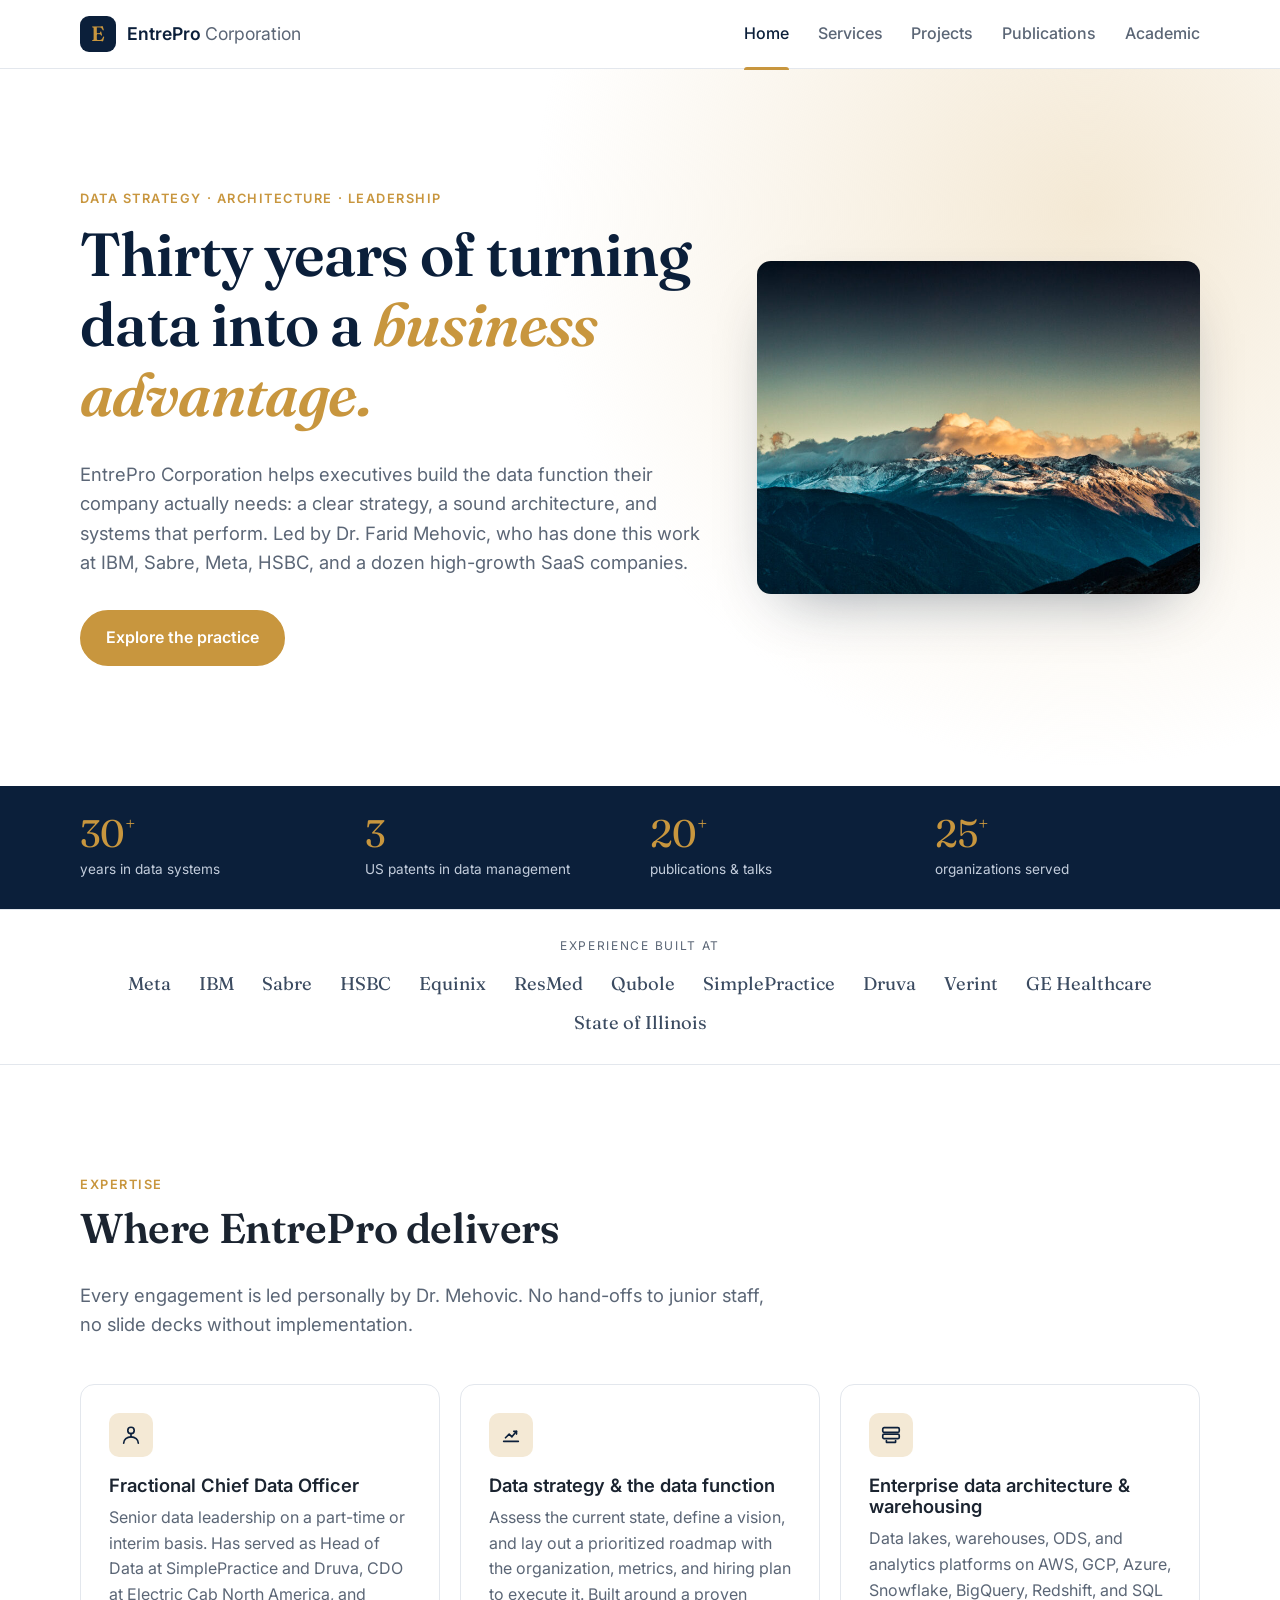
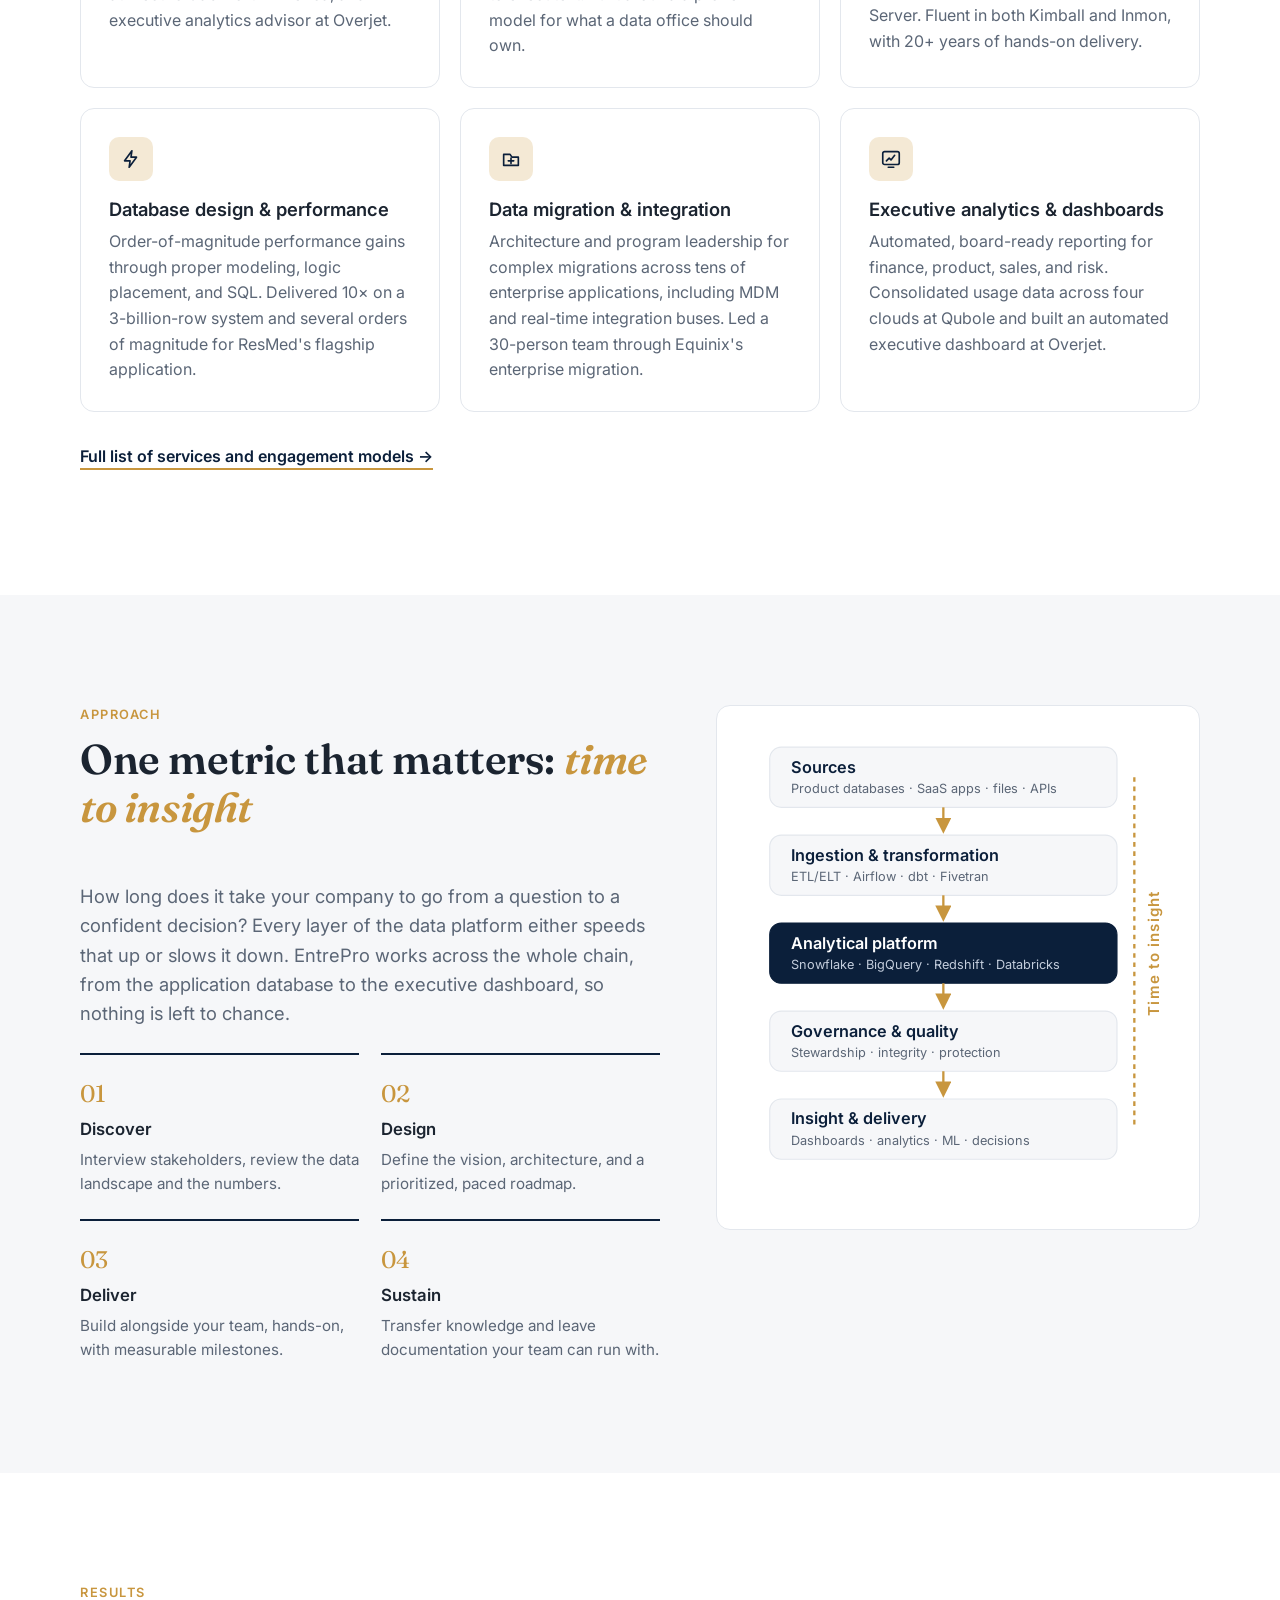
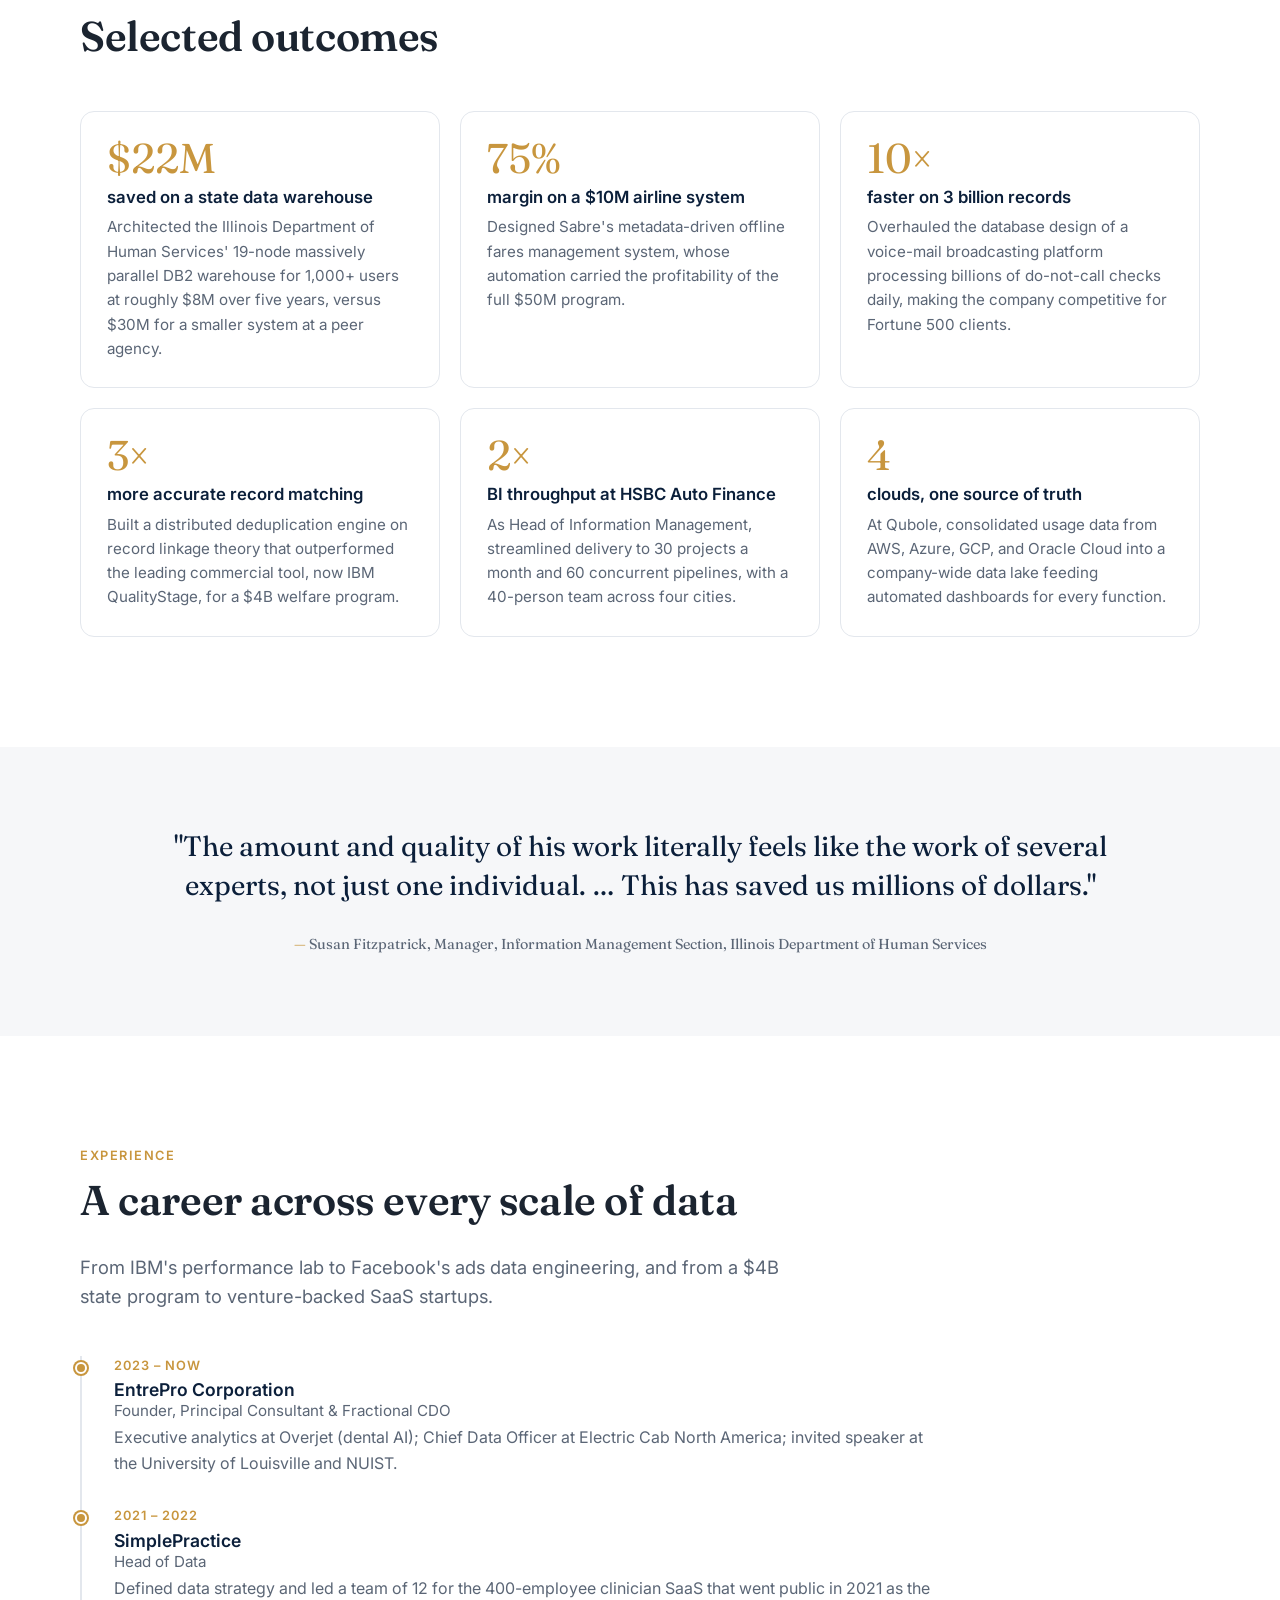
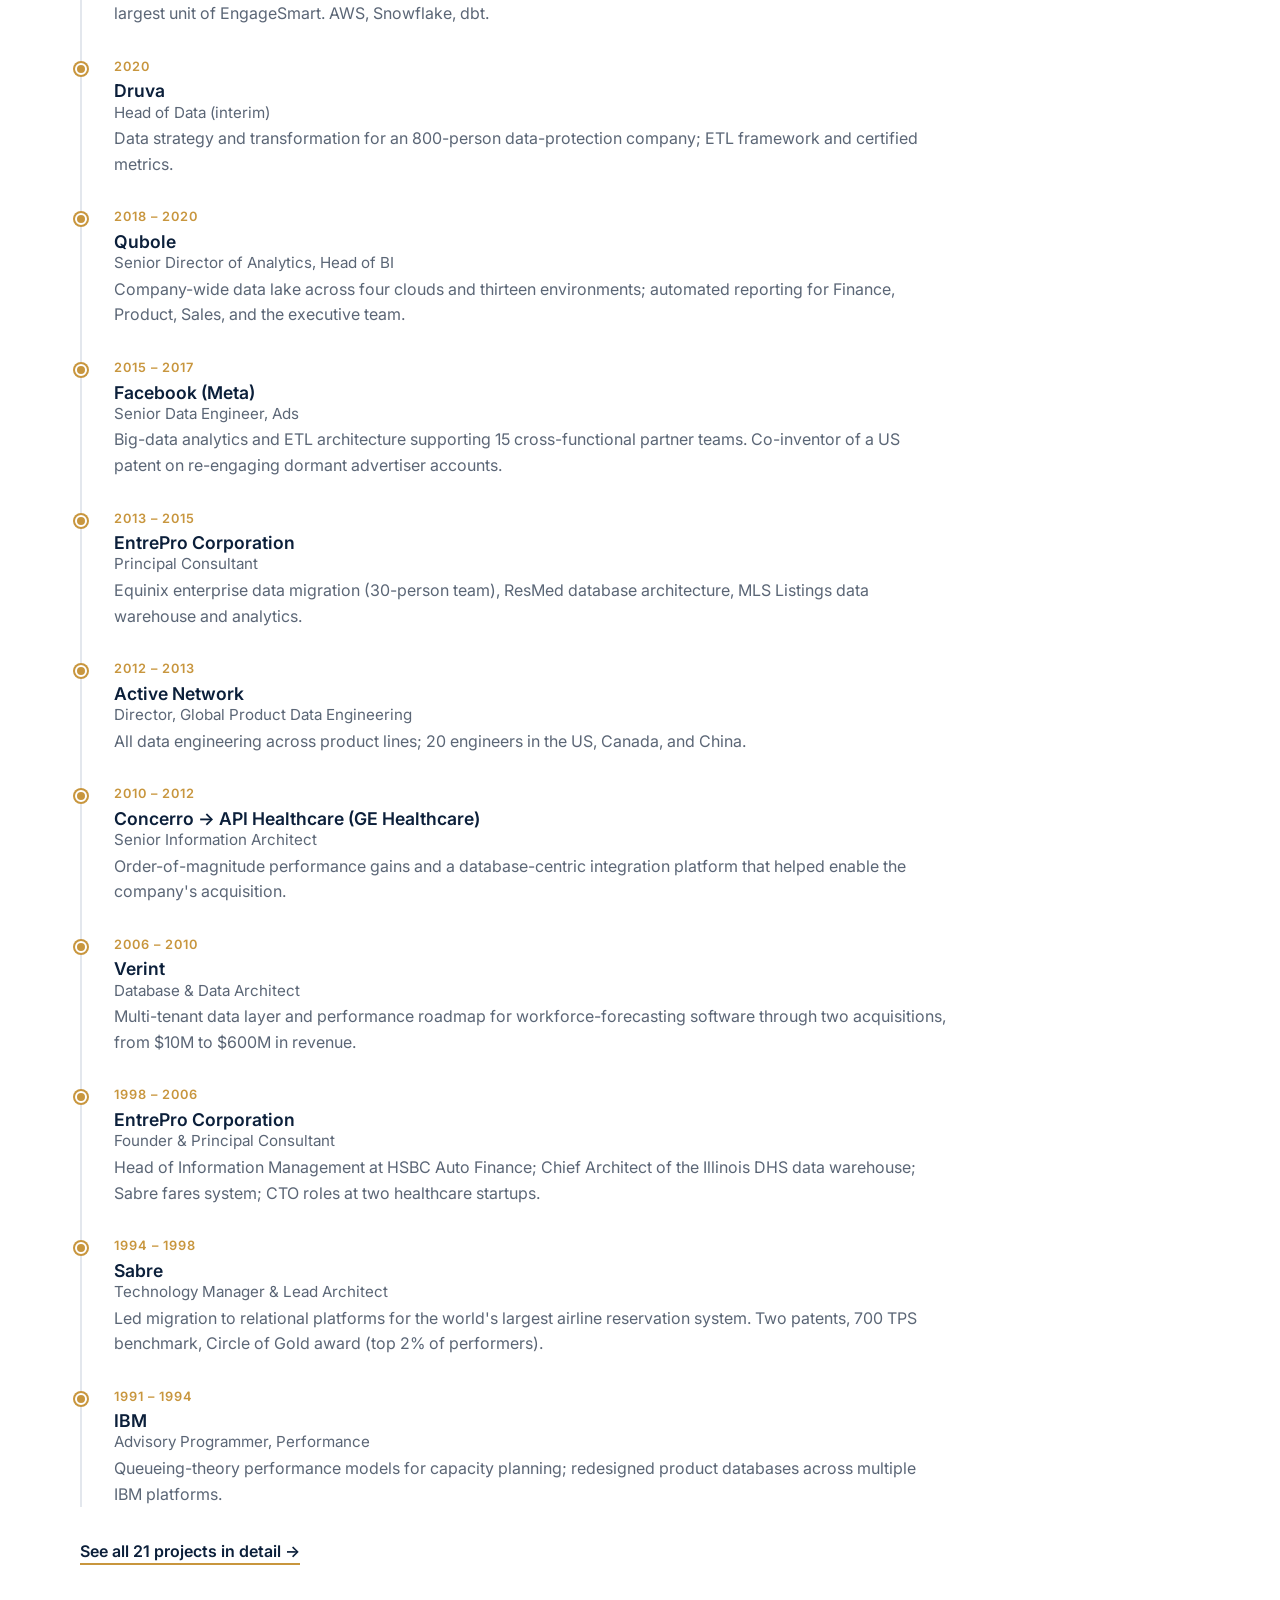
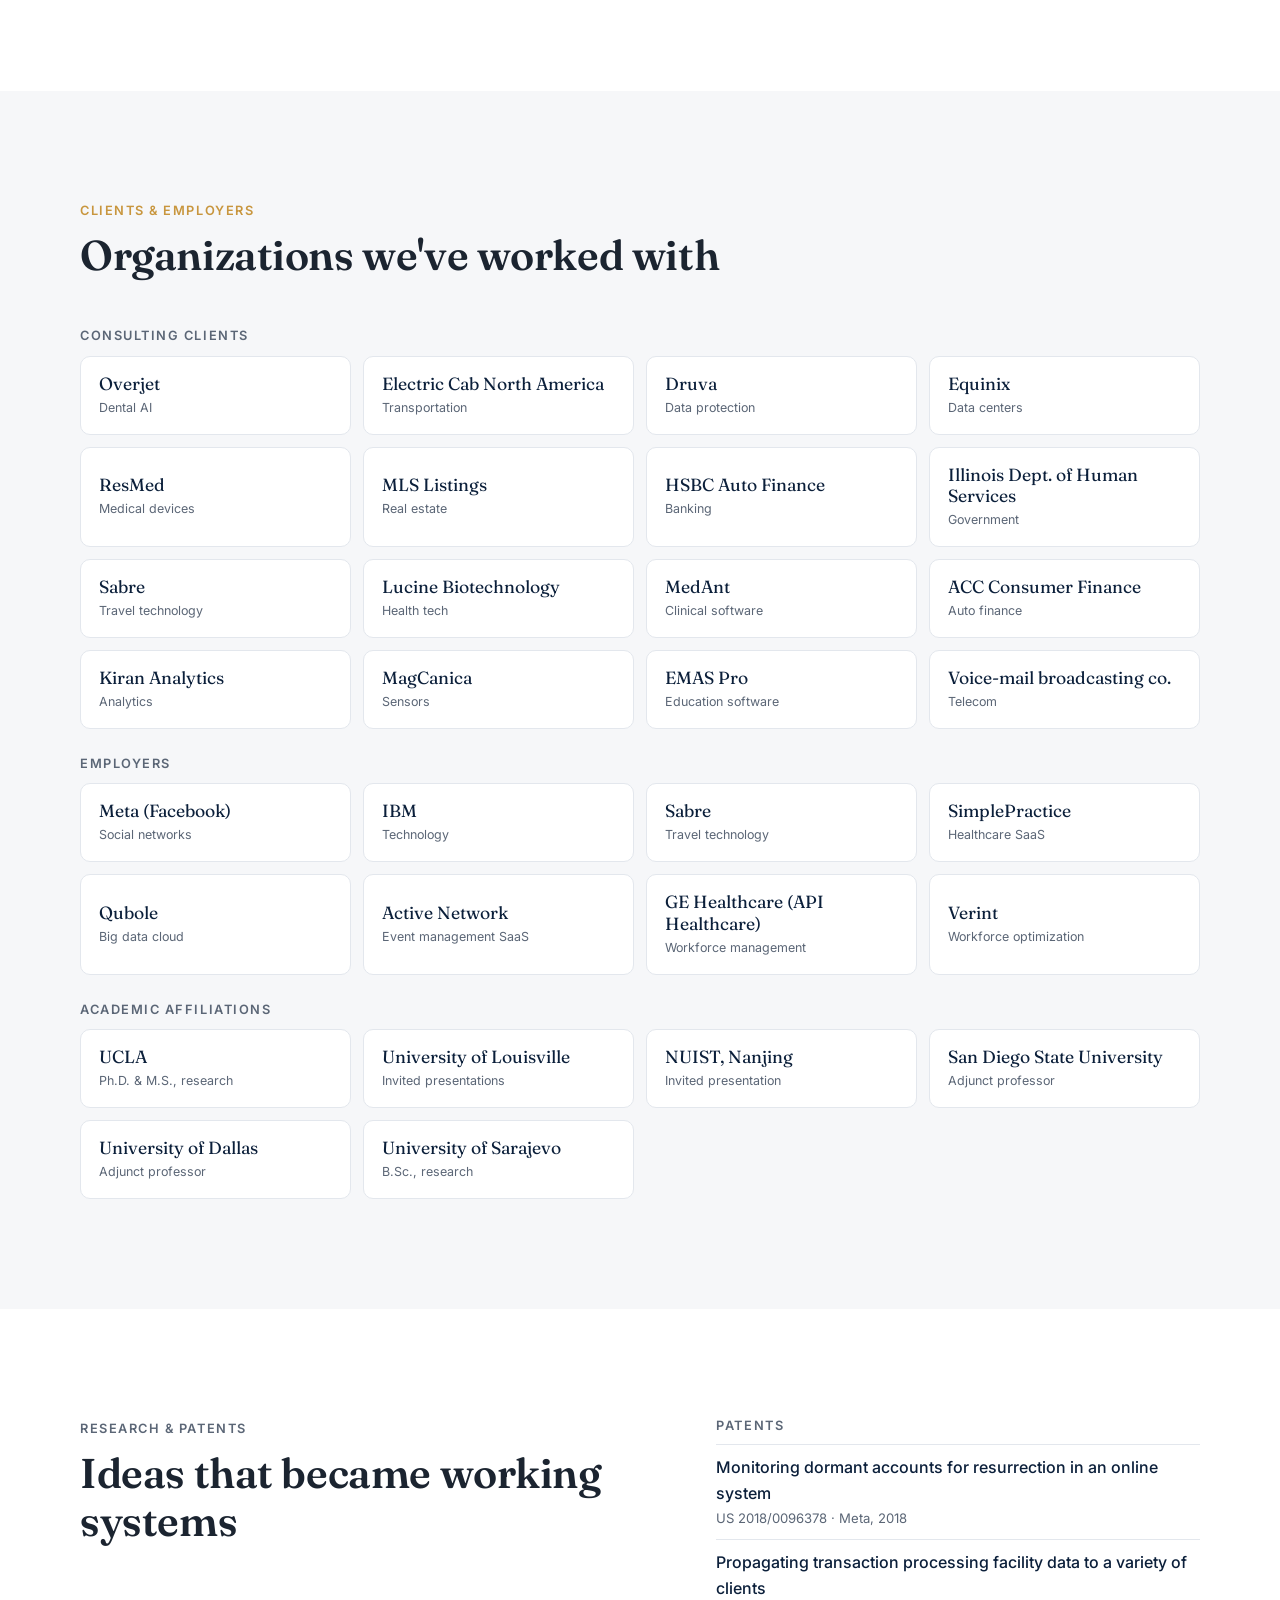
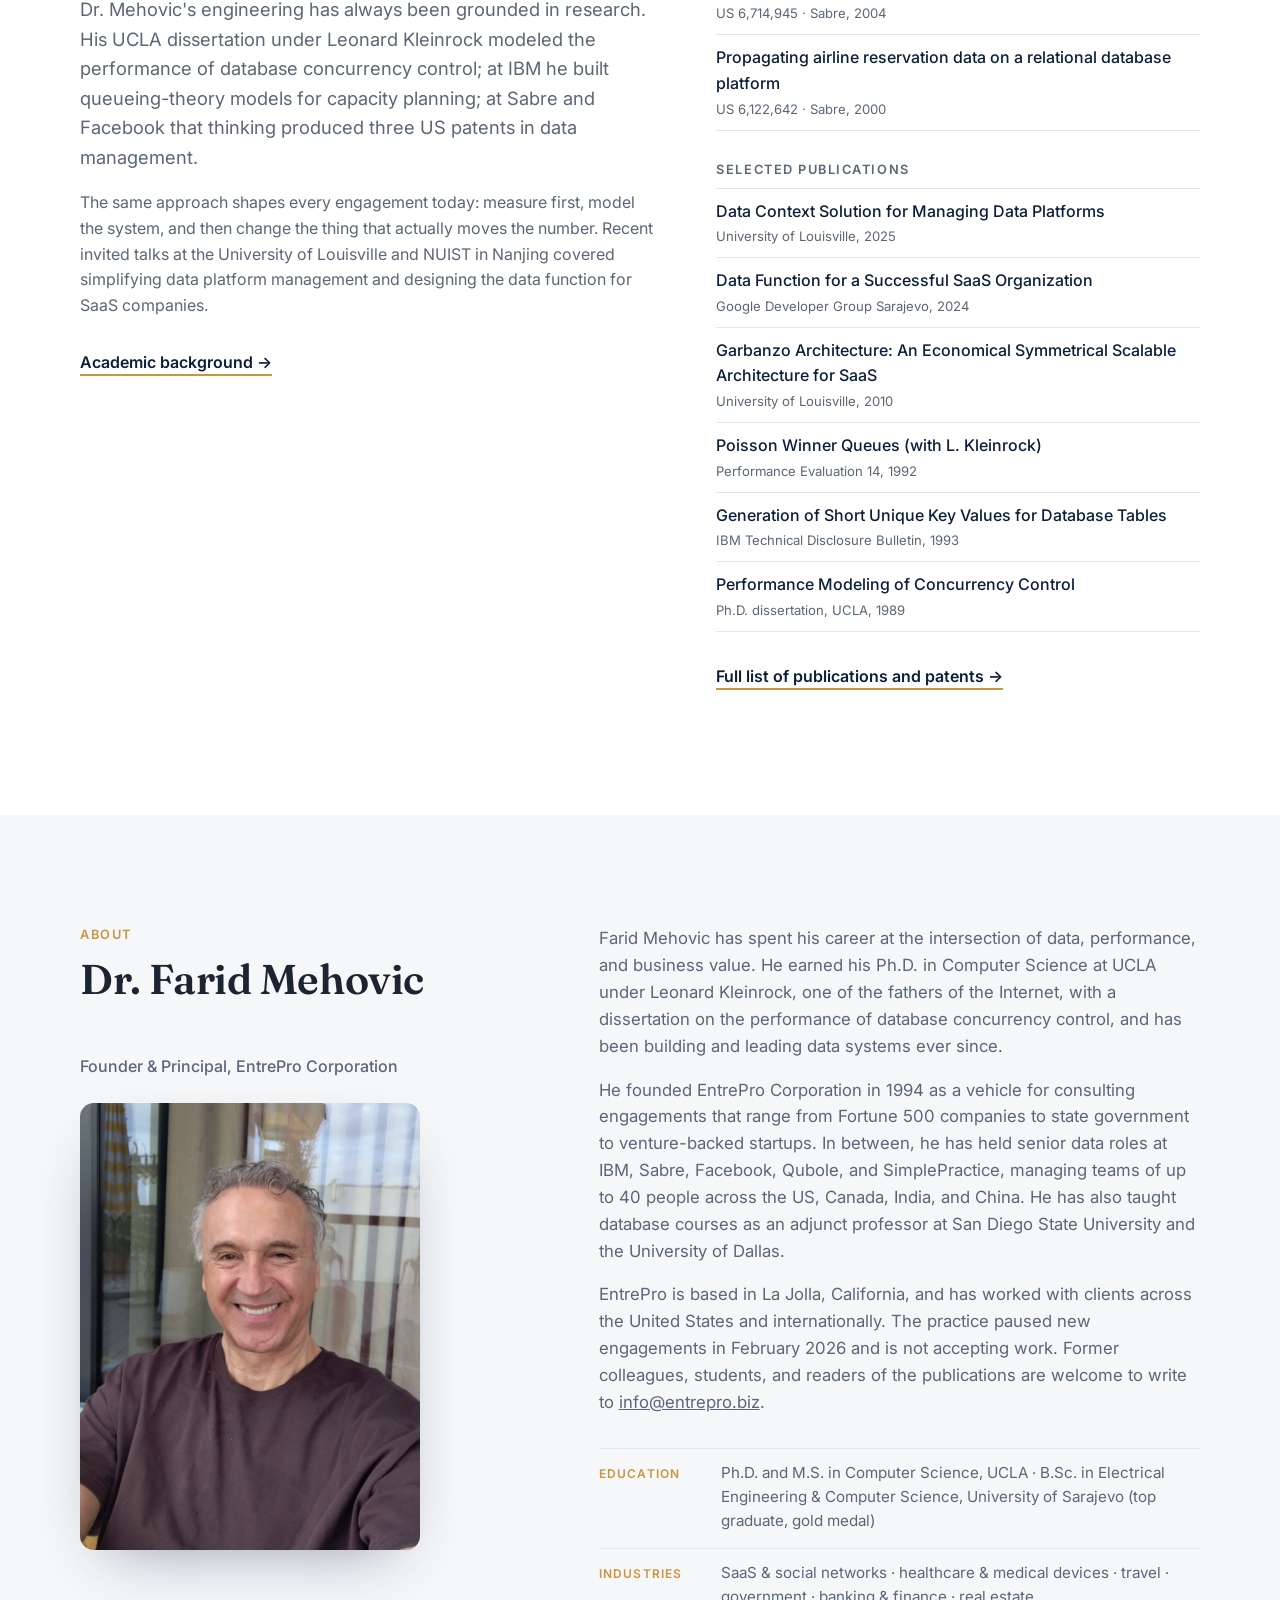
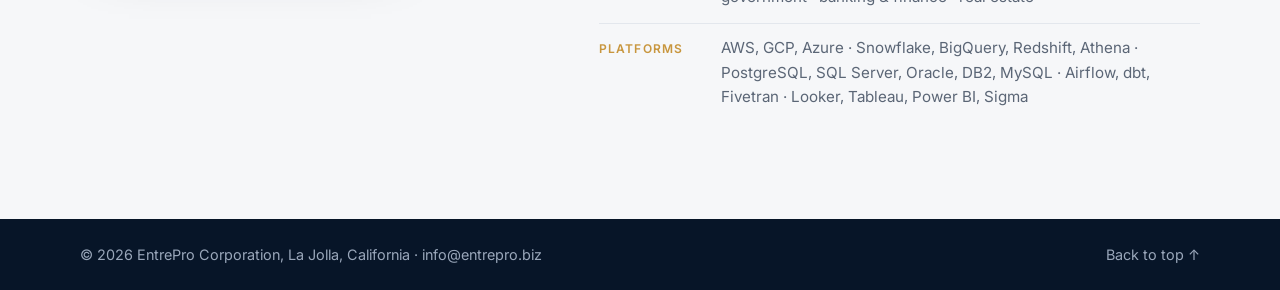
<file: index.html>
<!doctype html>
<html lang="en">
<head>
  <meta charset="utf-8">
  <meta name="viewport" content="width=device-width, initial-scale=1">
  <title>EntrePro Corporation | Data Strategy, Architecture &amp; Leadership</title>
  <meta name="description" content="EntrePro Corporation provides fractional Chief Data Officer services, data strategy, enterprise data architecture, and database performance consulting, led by Dr. Farid Mehovic, with 30+ years at IBM, Sabre, Meta, HSBC, and fast-growing SaaS companies.">
  <link rel="canonical" href="https://entrepro.biz/">
  <meta property="og:title" content="EntrePro Corporation | Data Strategy, Architecture &amp; Leadership">
  <meta property="og:description" content="Fractional CDO, data strategy, data architecture, and database performance consulting from a 30-year practitioner with three US patents.">
  <meta property="og:url" content="https://entrepro.biz/">
  <meta property="og:type" content="website">
  <link rel="icon" href="assets/favicon.svg" type="image/svg+xml">
  <link rel="preconnect" href="https://fonts.googleapis.com">
  <link rel="preconnect" href="https://fonts.gstatic.com" crossorigin>
  <link href="https://fonts.googleapis.com/css2?family=Fraunces:opsz,wght@9..144,500;9..144,600&family=Inter:wght@400;500;600;700&display=swap" rel="stylesheet">
  <link rel="stylesheet" href="styles.css">
</head>
<body>
  <header class="site-header">
    <div class="container nav">
      <a href="#top" class="brand" aria-label="EntrePro Corporation home">
        <span class="brand-mark" aria-hidden="true">E</span>
        <span>EntrePro <span class="brand-sub">Corporation</span></span>
      </a>
      <button class="nav-toggle" aria-expanded="false" aria-controls="nav-links" aria-label="Open menu">
        <span></span><span></span>
      </button>
      <nav id="nav-links" class="nav-links">
        <a href="index.html" class="tab active" aria-current="page">Home</a>
        <a href="services.html" class="tab">Services</a>
        <a href="projects.html" class="tab">Projects</a>
        <a href="publications.html" class="tab">Publications</a>
        <a href="academic.html" class="tab">Academic</a>
      </nav>
    </div>
  </header>

  <main id="top">
    <!-- ───────────────────────── Hero ───────────────────────── -->
    <section class="hero">
      <div class="container hero-grid">
        <div>
          <p class="eyebrow">Data strategy · Architecture · Leadership</p>
          <h1>Thirty years of turning data into a <em>business advantage.</em></h1>
          <p class="lead">EntrePro Corporation helps executives build the data function their company actually needs: a clear strategy, a sound architecture, and systems that perform. Led by Dr. Farid Mehovic, who has done this work at IBM, Sabre, Meta, HSBC, and a dozen high-growth SaaS companies.</p>
          <div class="hero-actions">
            <a href="#expertise" class="btn">Explore the practice</a>
          </div>
        </div>
        <figure class="hero-photo">
          <img src="assets/photos/home.jpg" alt="Sunrise over a mountain range" onerror="this.style.display='none'">
        </figure>
      </div>
    </section>

    <section class="stats-strip" aria-label="Key facts">
      <div class="container stats">
        <div class="stat"><span class="stat-num">30<sup>+</sup></span><span class="stat-label">years in data systems</span></div>
        <div class="stat"><span class="stat-num">3</span><span class="stat-label">US patents in data management</span></div>
        <div class="stat"><span class="stat-num">20<sup>+</sup></span><span class="stat-label">publications &amp; talks</span></div>
        <div class="stat"><span class="stat-num">25<sup>+</sup></span><span class="stat-label">organizations served</span></div>
      </div>
    </section>

    <!-- ───────────────────────── Trust strip ───────────────────────── -->
    <section class="trust" aria-label="Organizations">
      <div class="container">
        <p class="trust-title">Experience built at</p>
        <ul class="trust-list">
          <li>Meta</li><li>IBM</li><li>Sabre</li><li>HSBC</li><li>Equinix</li><li>ResMed</li>
          <li>Qubole</li><li>SimplePractice</li><li>Druva</li><li>Verint</li><li>GE Healthcare</li><li>State of Illinois</li>
        </ul>
      </div>
    </section>

    <!-- ───────────────────────── Expertise ───────────────────────── -->
    <section id="expertise" class="section">
      <div class="container">
        <p class="eyebrow">Expertise</p>
        <h2>Where EntrePro delivers</h2>
        <p class="lead section-lead">Every engagement is led personally by Dr. Mehovic. No hand-offs to junior staff, no slide decks without implementation.</p>
        <div class="cards">
          <article class="card">
            <div class="card-icon" aria-hidden="true">
              <svg viewBox="0 0 24 24"><circle cx="12" cy="7" r="3.5"/><path d="M4 21c0-4 3.6-7 8-7s8 3 8 7"/><path d="M12 10.5v3.5"/></svg>
            </div>
            <h3>Fractional Chief Data Officer</h3>
            <p>Senior data leadership on a part-time or interim basis. Has served as Head of Data at SimplePractice and Druva, CDO at Electric Cab North America, and executive analytics advisor at Overjet.</p>
          </article>
          <article class="card">
            <div class="card-icon" aria-hidden="true">
              <svg viewBox="0 0 24 24"><path d="M4 19h16M6 15l4-4 3 3 5-6"/><path d="M18 8h-3m3 0v3"/></svg>
            </div>
            <h3>Data strategy &amp; the data function</h3>
            <p>Assess the current state, define a vision, and lay out a prioritized roadmap with the organization, metrics, and hiring plan to execute it. Built around a proven model for what a data office should own.</p>
          </article>
          <article class="card">
            <div class="card-icon" aria-hidden="true">
              <svg viewBox="0 0 24 24"><rect x="3" y="4" width="18" height="5" rx="1.5"/><rect x="3" y="11" width="18" height="5" rx="1.5"/><path d="M7 18v2h10v-2"/></svg>
            </div>
            <h3>Enterprise data architecture &amp; warehousing</h3>
            <p>Data lakes, warehouses, ODS, and analytics platforms on AWS, GCP, Azure, Snowflake, BigQuery, Redshift, and SQL Server. Fluent in both Kimball and Inmon, with 20+ years of hands-on delivery.</p>
          </article>
          <article class="card">
            <div class="card-icon" aria-hidden="true">
              <svg viewBox="0 0 24 24"><path d="M13 3 5 14h6l-1 7 8-11h-6z"/></svg>
            </div>
            <h3>Database design &amp; performance</h3>
            <p>Order-of-magnitude performance gains through proper modeling, logic placement, and SQL. Delivered 10× on a 3-billion-row system and several orders of magnitude for ResMed's flagship application.</p>
          </article>
          <article class="card">
            <div class="card-icon" aria-hidden="true">
              <svg viewBox="0 0 24 24"><path d="M4 7h7l2 3h7v9H4z"/><path d="M9 14h6M12 11v6"/></svg>
            </div>
            <h3>Data migration &amp; integration</h3>
            <p>Architecture and program leadership for complex migrations across tens of enterprise applications, including MDM and real-time integration buses. Led a 30-person team through Equinix's enterprise migration.</p>
          </article>
          <article class="card">
            <div class="card-icon" aria-hidden="true">
              <svg viewBox="0 0 24 24"><rect x="3" y="4" width="18" height="14" rx="2"/><path d="M7 14l3-3 2 2 4-5"/><path d="M9 21h6"/></svg>
            </div>
            <h3>Executive analytics &amp; dashboards</h3>
            <p>Automated, board-ready reporting for finance, product, sales, and risk. Consolidated usage data across four clouds at Qubole and built an automated executive dashboard at Overjet.</p>
          </article>
        </div>
        <p class="more-link"><a href="services.html">Full list of services and engagement models &rarr;</a></p>
      </div>
    </section>

    <!-- ───────────────────────── Approach ───────────────────────── -->
    <section id="approach" class="section section-alt">
      <div class="container approach-grid">
        <div>
          <p class="eyebrow">Approach</p>
          <h2>One metric that matters: <em>time to insight</em></h2>
          <p class="lead">How long does it take your company to go from a question to a confident decision? Every layer of the data platform either speeds that up or slows it down. EntrePro works across the whole chain, from the application database to the executive dashboard, so nothing is left to chance.</p>
          <ol class="steps steps-compact">
            <li><span class="step-num">01</span><h3>Discover</h3><p>Interview stakeholders, review the data landscape and the numbers.</p></li>
            <li><span class="step-num">02</span><h3>Design</h3><p>Define the vision, architecture, and a prioritized, paced roadmap.</p></li>
            <li><span class="step-num">03</span><h3>Deliver</h3><p>Build alongside your team, hands-on, with measurable milestones.</p></li>
            <li><span class="step-num">04</span><h3>Sustain</h3><p>Transfer knowledge and leave documentation your team can run with.</p></li>
          </ol>
        </div>
        <figure class="chain" aria-label="The data value chain">
          <svg viewBox="0 0 385 420" role="img" aria-labelledby="chain-title">
            <title id="chain-title">The data value chain, from sources to decisions</title>
            <defs>
              <marker id="arrow" viewBox="0 0 10 10" refX="8" refY="5" markerWidth="7" markerHeight="7" orient="auto-start-reverse">
                <path d="M0 0 L10 5 L0 10 z" fill="#c8963e"/>
              </marker>
            </defs>
            <g class="chain-nodes" font-family="Inter, sans-serif">
              <g transform="translate(30,20)">
                <rect width="300" height="52" rx="10" class="node"/>
                <text x="18" y="22" class="node-title">Sources</text>
                <text x="18" y="40" class="node-sub">Product databases · SaaS apps · files · APIs</text>
              </g>
              <path d="M180 72 V92" class="link" marker-end="url(#arrow)"/>
              <g transform="translate(30,96)">
                <rect width="300" height="52" rx="10" class="node"/>
                <text x="18" y="22" class="node-title">Ingestion &amp; transformation</text>
                <text x="18" y="40" class="node-sub">ETL/ELT · Airflow · dbt · Fivetran</text>
              </g>
              <path d="M180 148 V168" class="link" marker-end="url(#arrow)"/>
              <g transform="translate(30,172)">
                <rect width="300" height="52" rx="10" class="node node-accent"/>
                <text x="18" y="22" class="node-title">Analytical platform</text>
                <text x="18" y="40" class="node-sub">Snowflake · BigQuery · Redshift · Databricks</text>
              </g>
              <path d="M180 224 V244" class="link" marker-end="url(#arrow)"/>
              <g transform="translate(30,248)">
                <rect width="300" height="52" rx="10" class="node"/>
                <text x="18" y="22" class="node-title">Governance &amp; quality</text>
                <text x="18" y="40" class="node-sub">Stewardship · integrity · protection</text>
              </g>
              <path d="M180 300 V320" class="link" marker-end="url(#arrow)"/>
              <g transform="translate(30,324)">
                <rect width="300" height="52" rx="10" class="node"/>
                <text x="18" y="22" class="node-title">Insight &amp; delivery</text>
                <text x="18" y="40" class="node-sub">Dashboards · analytics · ML · decisions</text>
              </g>
              <path d="M345 46 V350" class="bracket"/>
              <text transform="translate(366,198) rotate(-90)" text-anchor="middle" class="bracket-label">Time to insight</text>
            </g>
          </svg>
        </figure>
      </div>
    </section>

    <!-- ───────────────────────── Results ───────────────────────── -->
    <section id="results" class="section">
      <div class="container">
        <p class="eyebrow">Results</p>
        <h2>Selected outcomes</h2>
        <div class="results">
          <article class="result">
            <span class="result-num">$22M</span>
            <h3>saved on a state data warehouse</h3>
            <p>Architected the Illinois Department of Human Services' 19-node massively parallel DB2 warehouse for 1,000+ users at roughly $8M over five years, versus $30M for a smaller system at a peer agency.</p>
          </article>
          <article class="result">
            <span class="result-num">75%</span>
            <h3>margin on a $10M airline system</h3>
            <p>Designed Sabre's metadata-driven offline fares management system, whose automation carried the profitability of the full $50M program.</p>
          </article>
          <article class="result">
            <span class="result-num">10×</span>
            <h3>faster on 3 billion records</h3>
            <p>Overhauled the database design of a voice-mail broadcasting platform processing billions of do-not-call checks daily, making the company competitive for Fortune 500 clients.</p>
          </article>
          <article class="result">
            <span class="result-num">3×</span>
            <h3>more accurate record matching</h3>
            <p>Built a distributed deduplication engine on record linkage theory that outperformed the leading commercial tool, now IBM QualityStage, for a $4B welfare program.</p>
          </article>
          <article class="result">
            <span class="result-num">2×</span>
            <h3>BI throughput at HSBC Auto Finance</h3>
            <p>As Head of Information Management, streamlined delivery to 30 projects a month and 60 concurrent pipelines, with a 40-person team across four cities.</p>
          </article>
          <article class="result">
            <span class="result-num">4</span>
            <h3>clouds, one source of truth</h3>
            <p>At Qubole, consolidated usage data from AWS, Azure, GCP, and Oracle Cloud into a company-wide data lake feeding automated dashboards for every function.</p>
          </article>
        </div>
      </div>
    </section>

    <!-- ───────────────────────── Testimonial ───────────────────────── -->
    <section class="section section-alt quote-section">
      <div class="container">
        <blockquote class="big-quote">
          <p>"The amount and quality of his work literally feels like the work of several experts, not just one individual. &hellip; This has saved us millions of dollars."</p>
          <footer>Susan Fitzpatrick, Manager, Information Management Section, Illinois Department of Human Services</footer>
        </blockquote>
      </div>
    </section>

    <!-- ───────────────────────── Experience ───────────────────────── -->
    <section id="experience" class="section">
      <div class="container">
        <p class="eyebrow">Experience</p>
        <h2>A career across every scale of data</h2>
        <p class="lead section-lead">From IBM's performance lab to Facebook's ads data engineering, and from a $4B state program to venture-backed SaaS startups.</p>
        <ol class="timeline">
          <li>
            <span class="tl-year">2023 – now</span>
            <h3>EntrePro Corporation <span class="tl-role">Founder, Principal Consultant &amp; Fractional CDO</span></h3>
            <p>Executive analytics at Overjet (dental AI); Chief Data Officer at Electric Cab North America; invited speaker at the University of Louisville and NUIST.</p>
          </li>
          <li>
            <span class="tl-year">2021 – 2022</span>
            <h3>SimplePractice <span class="tl-role">Head of Data</span></h3>
            <p>Defined data strategy and led a team of 12 for the 400-employee clinician SaaS that went public in 2021 as the largest unit of EngageSmart. AWS, Snowflake, dbt.</p>
          </li>
          <li>
            <span class="tl-year">2020</span>
            <h3>Druva <span class="tl-role">Head of Data (interim)</span></h3>
            <p>Data strategy and transformation for an 800-person data-protection company; ETL framework and certified metrics.</p>
          </li>
          <li>
            <span class="tl-year">2018 – 2020</span>
            <h3>Qubole <span class="tl-role">Senior Director of Analytics, Head of BI</span></h3>
            <p>Company-wide data lake across four clouds and thirteen environments; automated reporting for Finance, Product, Sales, and the executive team.</p>
          </li>
          <li>
            <span class="tl-year">2015 – 2017</span>
            <h3>Facebook (Meta) <span class="tl-role">Senior Data Engineer, Ads</span></h3>
            <p>Big-data analytics and ETL architecture supporting 15 cross-functional partner teams. Co-inventor of a US patent on re-engaging dormant advertiser accounts.</p>
          </li>
          <li>
            <span class="tl-year">2013 – 2015</span>
            <h3>EntrePro Corporation <span class="tl-role">Principal Consultant</span></h3>
            <p>Equinix enterprise data migration (30-person team), ResMed database architecture, MLS Listings data warehouse and analytics.</p>
          </li>
          <li>
            <span class="tl-year">2012 – 2013</span>
            <h3>Active Network <span class="tl-role">Director, Global Product Data Engineering</span></h3>
            <p>All data engineering across product lines; 20 engineers in the US, Canada, and China.</p>
          </li>
          <li>
            <span class="tl-year">2010 – 2012</span>
            <h3>Concerro → API Healthcare (GE Healthcare) <span class="tl-role">Senior Information Architect</span></h3>
            <p>Order-of-magnitude performance gains and a database-centric integration platform that helped enable the company's acquisition.</p>
          </li>
          <li>
            <span class="tl-year">2006 – 2010</span>
            <h3>Verint <span class="tl-role">Database &amp; Data Architect</span></h3>
            <p>Multi-tenant data layer and performance roadmap for workforce-forecasting software through two acquisitions, from $10M to $600M in revenue.</p>
          </li>
          <li>
            <span class="tl-year">1998 – 2006</span>
            <h3>EntrePro Corporation <span class="tl-role">Founder &amp; Principal Consultant</span></h3>
            <p>Head of Information Management at HSBC Auto Finance; Chief Architect of the Illinois DHS data warehouse; Sabre fares system; CTO roles at two healthcare startups.</p>
          </li>
          <li>
            <span class="tl-year">1994 – 1998</span>
            <h3>Sabre <span class="tl-role">Technology Manager &amp; Lead Architect</span></h3>
            <p>Led migration to relational platforms for the world's largest airline reservation system. Two patents, 700 TPS benchmark, Circle of Gold award (top 2% of performers).</p>
          </li>
          <li>
            <span class="tl-year">1991 – 1994</span>
            <h3>IBM <span class="tl-role">Advisory Programmer, Performance</span></h3>
            <p>Queueing-theory performance models for capacity planning; redesigned product databases across multiple IBM platforms.</p>
          </li>
        </ol>
        <p class="more-link"><a href="projects.html">See all 21 projects in detail &rarr;</a></p>
      </div>
    </section>

    <!-- ───────────────────────── Clients ───────────────────────── -->
    <section id="clients" class="section section-alt">
      <div class="container">
        <p class="eyebrow">Clients &amp; employers</p>
        <h2>Organizations we've worked with</h2>

        <h3 class="logo-group-title">Consulting clients</h3>
        <ul class="logo-grid">
          <li><span class="logo-name">Overjet</span><span class="logo-sub">Dental AI</span></li>
          <li><span class="logo-name">Electric Cab North America</span><span class="logo-sub">Transportation</span></li>
          <li><span class="logo-name">Druva</span><span class="logo-sub">Data protection</span></li>
          <li><span class="logo-name">Equinix</span><span class="logo-sub">Data centers</span></li>
          <li><span class="logo-name">ResMed</span><span class="logo-sub">Medical devices</span></li>
          <li><span class="logo-name">MLS Listings</span><span class="logo-sub">Real estate</span></li>
          <li><span class="logo-name">HSBC Auto Finance</span><span class="logo-sub">Banking</span></li>
          <li><span class="logo-name">Illinois Dept. of Human Services</span><span class="logo-sub">Government</span></li>
          <li><span class="logo-name">Sabre</span><span class="logo-sub">Travel technology</span></li>
          <li><span class="logo-name">Lucine Biotechnology</span><span class="logo-sub">Health tech</span></li>
          <li><span class="logo-name">MedAnt</span><span class="logo-sub">Clinical software</span></li>
          <li><span class="logo-name">ACC Consumer Finance</span><span class="logo-sub">Auto finance</span></li>
          <li><span class="logo-name">Kiran Analytics</span><span class="logo-sub">Analytics</span></li>
          <li><span class="logo-name">MagCanica</span><span class="logo-sub">Sensors</span></li>
          <li><span class="logo-name">EMAS Pro</span><span class="logo-sub">Education software</span></li>
          <li><span class="logo-name">Voice-mail broadcasting co.</span><span class="logo-sub">Telecom</span></li>
        </ul>

        <h3 class="logo-group-title">Employers</h3>
        <ul class="logo-grid">
          <li><span class="logo-name">Meta (Facebook)</span><span class="logo-sub">Social networks</span></li>
          <li><span class="logo-name">IBM</span><span class="logo-sub">Technology</span></li>
          <li><span class="logo-name">Sabre</span><span class="logo-sub">Travel technology</span></li>
          <li><span class="logo-name">SimplePractice</span><span class="logo-sub">Healthcare SaaS</span></li>
          <li><span class="logo-name">Qubole</span><span class="logo-sub">Big data cloud</span></li>
          <li><span class="logo-name">Active Network</span><span class="logo-sub">Event management SaaS</span></li>
          <li><span class="logo-name">GE Healthcare (API Healthcare)</span><span class="logo-sub">Workforce management</span></li>
          <li><span class="logo-name">Verint</span><span class="logo-sub">Workforce optimization</span></li>
        </ul>

        <h3 class="logo-group-title">Academic affiliations</h3>
        <ul class="logo-grid">
          <li><span class="logo-name">UCLA</span><span class="logo-sub">Ph.D. &amp; M.S., research</span></li>
          <li><span class="logo-name">University of Louisville</span><span class="logo-sub">Invited presentations</span></li>
          <li><span class="logo-name">NUIST, Nanjing</span><span class="logo-sub">Invited presentation</span></li>
          <li><span class="logo-name">San Diego State University</span><span class="logo-sub">Adjunct professor</span></li>
          <li><span class="logo-name">University of Dallas</span><span class="logo-sub">Adjunct professor</span></li>
          <li><span class="logo-name">University of Sarajevo</span><span class="logo-sub">B.Sc., research</span></li>
        </ul>
      </div>
    </section>

    <!-- ───────────────────────── Research ───────────────────────── -->
    <section id="research" class="section">
      <div class="container research-grid">
        <div>
          <p class="eyebrow">Research &amp; patents</p>
          <h2>Ideas that became working systems</h2>
          <p class="lead">Dr. Mehovic's engineering has always been grounded in research. His UCLA dissertation under Leonard Kleinrock modeled the performance of database concurrency control; at IBM he built queueing-theory models for capacity planning; at Sabre and Facebook that thinking produced three US patents in data management.</p>
          <p>The same approach shapes every engagement today: measure first, model the system, and then change the thing that actually moves the number. Recent invited talks at the University of Louisville and NUIST in Nanjing covered simplifying data platform management and designing the data function for SaaS companies.</p>
          <p class="more-link"><a href="academic.html">Academic background &rarr;</a></p>
        </div>
        <div class="research-side">
          <h3>Patents</h3>
          <ul class="pub-list">
            <li><a href="https://patents.google.com/patent/US20180096378A1" target="_blank" rel="noopener">Monitoring dormant accounts for resurrection in an online system</a><span>US 2018/0096378 · Meta, 2018</span></li>
            <li><a href="https://patents.google.com/patent/US6714945B1" target="_blank" rel="noopener">Propagating transaction processing facility data to a variety of clients</a><span>US 6,714,945 · Sabre, 2004</span></li>
            <li><a href="https://patents.google.com/patent/US6122642A" target="_blank" rel="noopener">Propagating airline reservation data on a relational database platform</a><span>US 6,122,642 · Sabre, 2000</span></li>
          </ul>
          <h3>Selected publications</h3>
          <ul class="pub-list">
            <li>Data Context Solution for Managing Data Platforms<span>University of Louisville, 2025</span></li>
            <li>Data Function for a Successful SaaS Organization<span>Google Developer Group Sarajevo, 2024</span></li>
            <li>Garbanzo Architecture: An Economical Symmetrical Scalable Architecture for SaaS<span>University of Louisville, 2010</span></li>
            <li>Poisson Winner Queues (with L. Kleinrock)<span>Performance Evaluation 14, 1992</span></li>
            <li>Generation of Short Unique Key Values for Database Tables<span>IBM Technical Disclosure Bulletin, 1993</span></li>
            <li>Performance Modeling of Concurrency Control<span>Ph.D. dissertation, UCLA, 1989</span></li>
          </ul>
          <p class="more-link"><a href="publications.html">Full list of publications and patents &rarr;</a></p>
        </div>
      </div>
    </section>

    <!-- ───────────────────────── About ───────────────────────── -->
    <section id="about" class="section section-alt">
      <div class="container about-grid">
        <div>
          <p class="eyebrow">About</p>
          <h2>Dr. Farid Mehovic</h2>
          <p class="about-title">Founder &amp; Principal, EntrePro Corporation</p>
          <img class="about-photo" src="assets/photos/farid-mehovic.jpg" alt="Portrait of Dr. Farid Mehovic" width="900" height="1182" loading="lazy">
        </div>
        <div class="about-copy">
          <p>Farid Mehovic has spent his career at the intersection of data, performance, and business value. He earned his Ph.D. in Computer Science at UCLA under Leonard Kleinrock, one of the fathers of the Internet, with a dissertation on the performance of database concurrency control, and has been building and leading data systems ever since.</p>
          <p>He founded EntrePro Corporation in 1994 as a vehicle for consulting engagements that range from Fortune 500 companies to state government to venture-backed startups. In between, he has held senior data roles at IBM, Sabre, Facebook, Qubole, and SimplePractice, managing teams of up to 40 people across the US, Canada, India, and China. He has also taught database courses as an adjunct professor at San Diego State University and the University of Dallas.</p>
          <p>EntrePro is based in La Jolla, California, and has worked with clients across the United States and internationally. The practice paused new engagements in February 2026 and is not accepting work. Former colleagues, students, and readers of the publications are welcome to write to <a href="mailto:info@entrepro.biz">info@entrepro.biz</a>.</p>
          <dl class="facts">
            <div><dt>Education</dt><dd>Ph.D. and M.S. in Computer Science, UCLA · B.Sc. in Electrical Engineering &amp; Computer Science, University of Sarajevo (top graduate, gold medal)</dd></div>
            <div><dt>Industries</dt><dd>SaaS &amp; social networks · healthcare &amp; medical devices · travel · government · banking &amp; finance · real estate</dd></div>
            <div><dt>Platforms</dt><dd>AWS, GCP, Azure · Snowflake, BigQuery, Redshift, Athena · PostgreSQL, SQL Server, Oracle, DB2, MySQL · Airflow, dbt, Fivetran · Looker, Tableau, Power BI, Sigma</dd></div>
          </dl>
        </div>
      </div>
    </section>

  </main>

  <footer class="site-footer">
    <div class="container footer-inner">
      <span>&copy; <span id="year">2026</span> EntrePro Corporation, La Jolla, California &middot; <a href="mailto:info@entrepro.biz">info@entrepro.biz</a></span>
      <a href="#top">Back to top &uarr;</a>
    </div>
  </footer>

  <script src="script.js"></script>
</body>
</html>
</file>
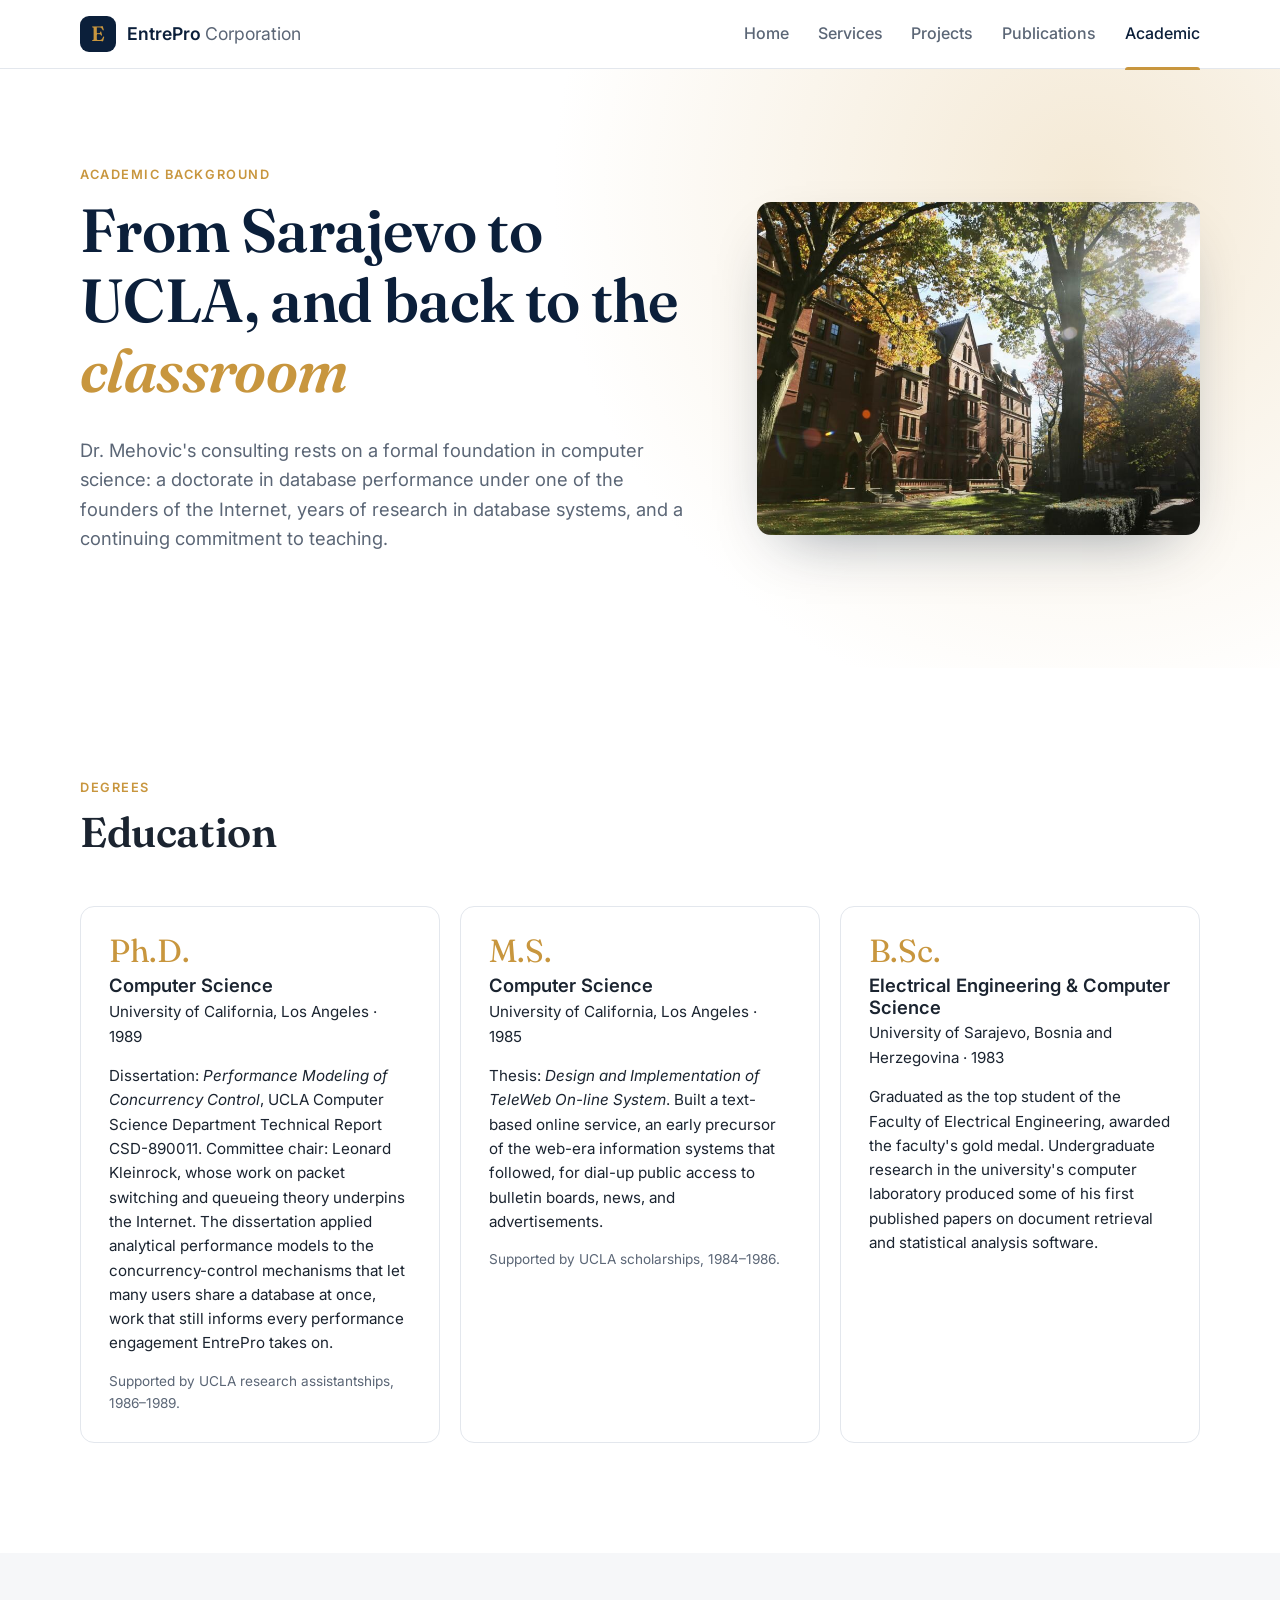
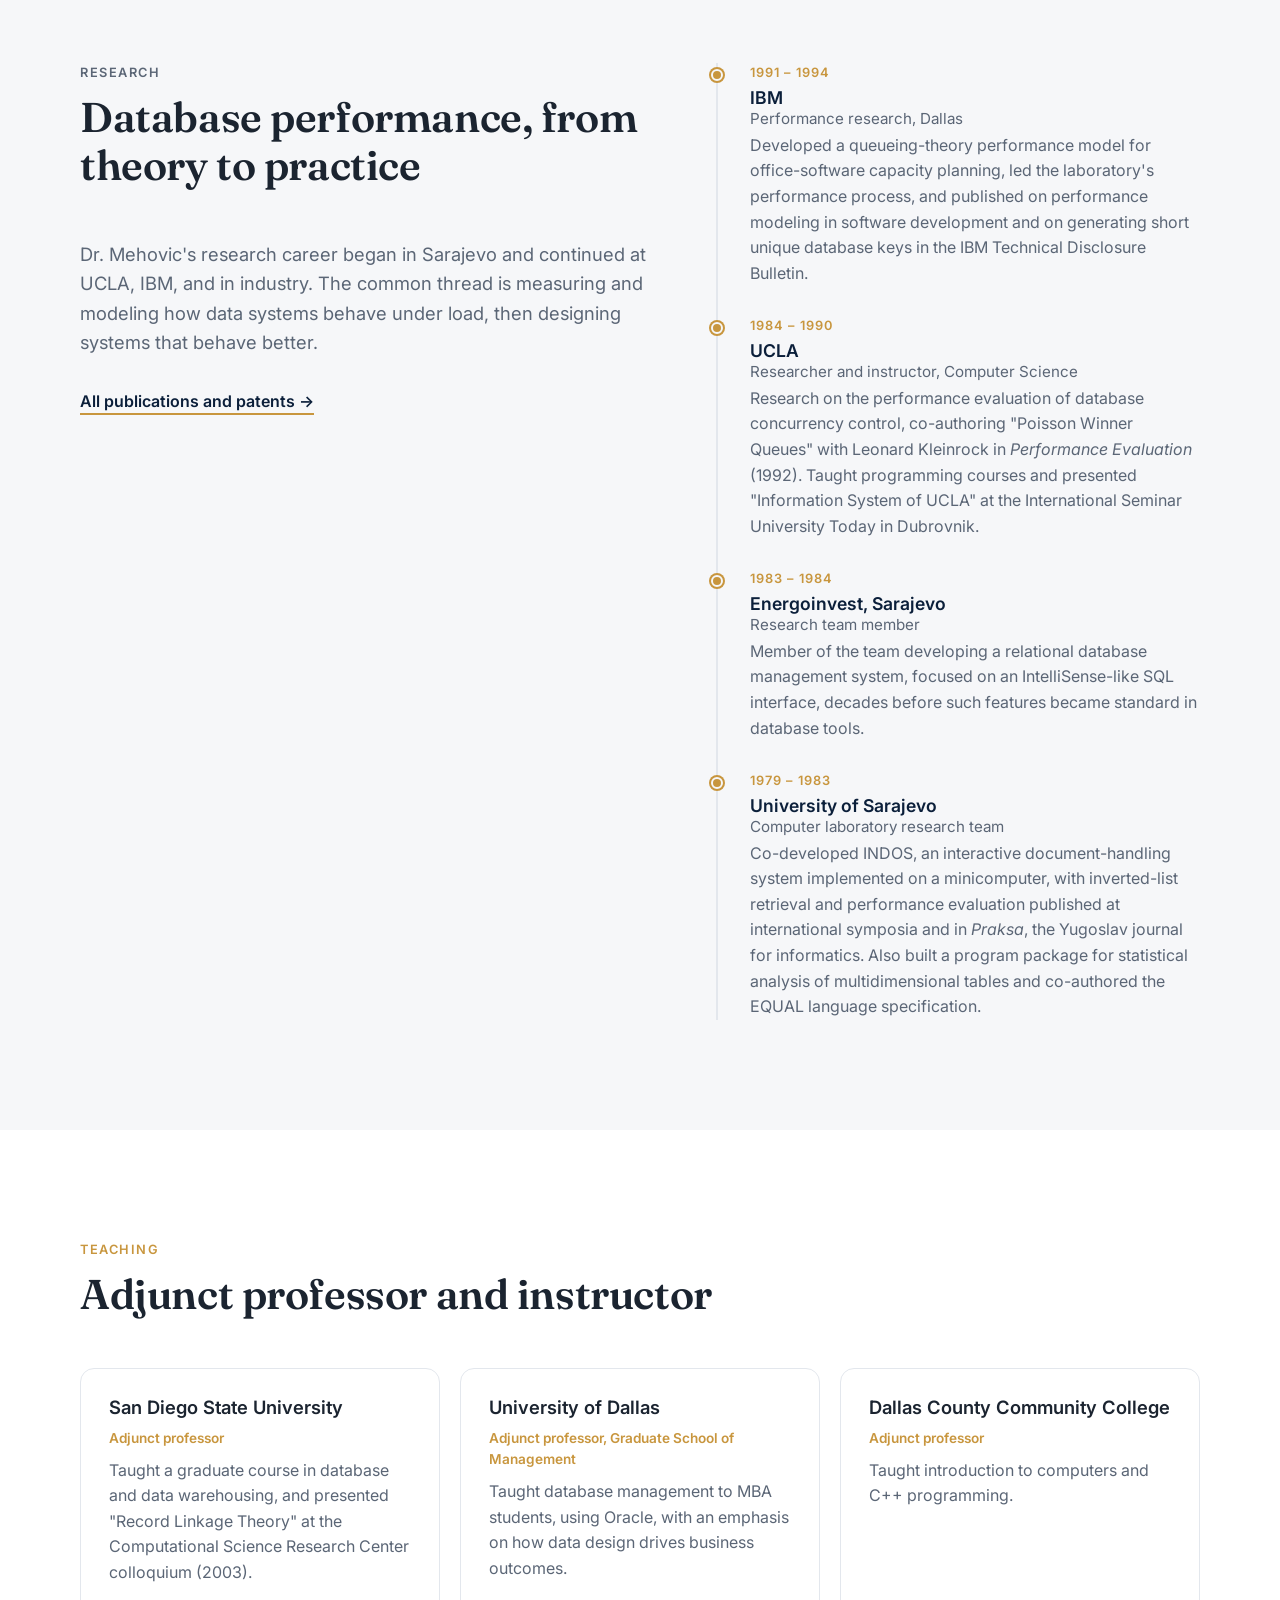
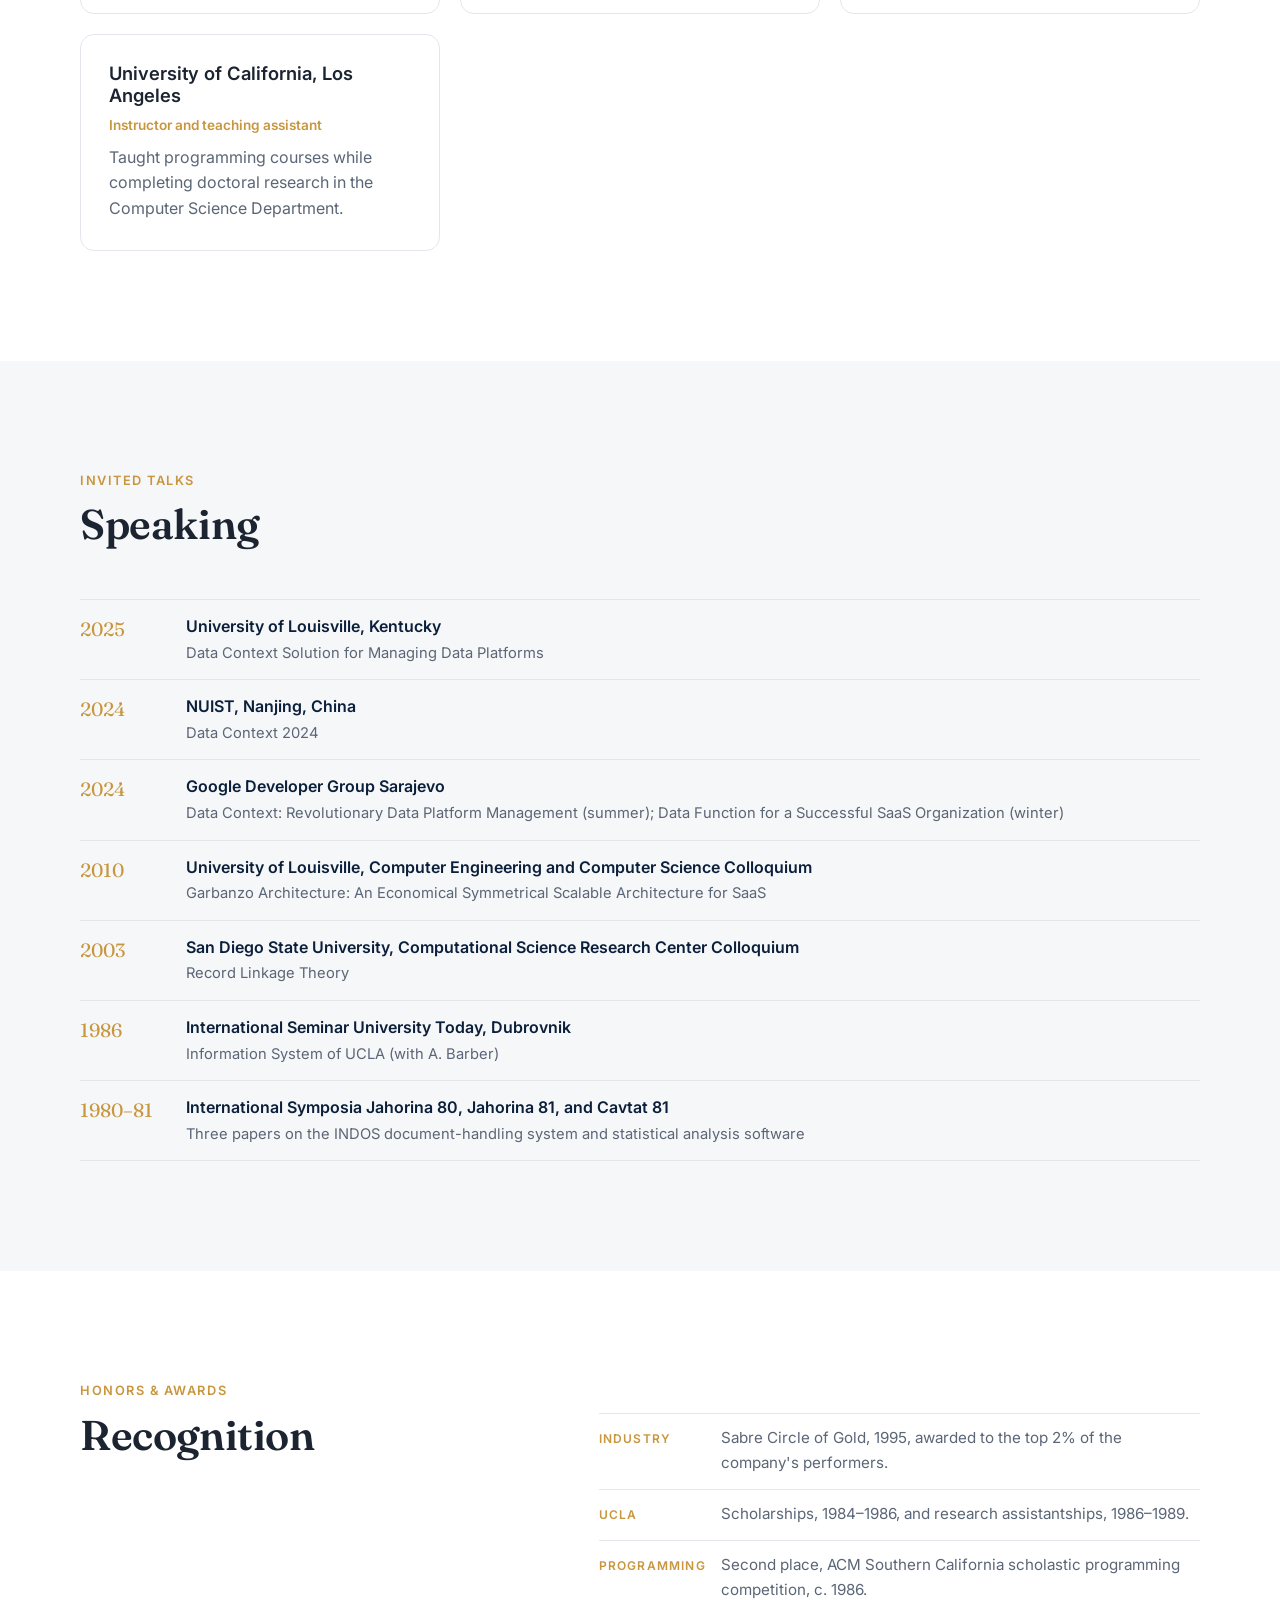
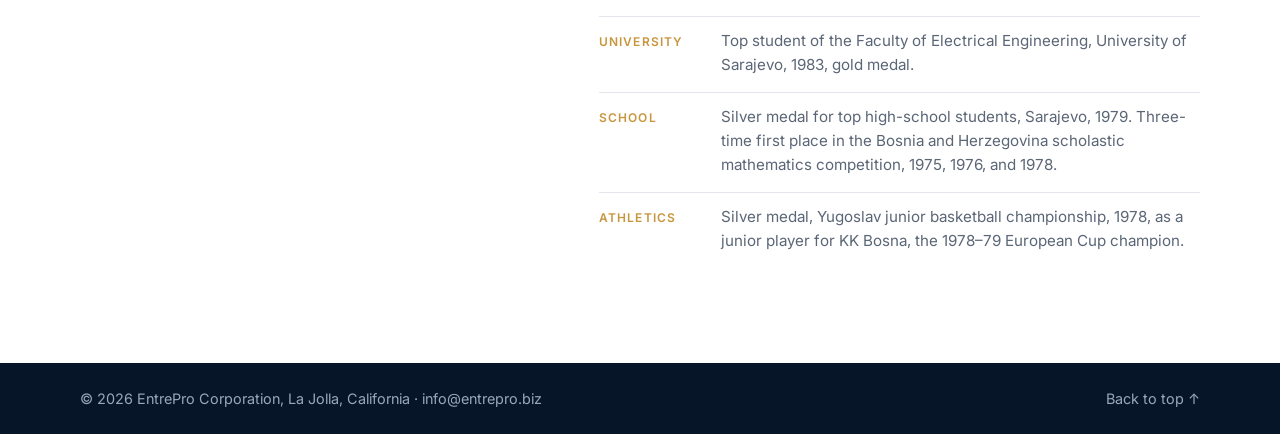
<file: academic.html>
<!doctype html>
<html lang="en">
<head>
  <meta charset="utf-8">
  <meta name="viewport" content="width=device-width, initial-scale=1">
  <title>Academic Background | EntrePro Corporation</title>
  <meta name="description" content="Dr. Farid Mehovic's academic background: Ph.D. and M.S. in Computer Science from UCLA under Leonard Kleinrock, B.Sc. from the University of Sarajevo, university teaching, research, invited talks, and honors.">
  <link rel="canonical" href="https://entrepro.biz/academic.html">
  <link rel="icon" href="assets/favicon.svg" type="image/svg+xml">
  <link rel="preconnect" href="https://fonts.googleapis.com">
  <link rel="preconnect" href="https://fonts.gstatic.com" crossorigin>
  <link href="https://fonts.googleapis.com/css2?family=Fraunces:opsz,wght@9..144,500;9..144,600&family=Inter:wght@400;500;600;700&display=swap" rel="stylesheet">
  <link rel="stylesheet" href="styles.css">
</head>
<body>
  <header class="site-header">
    <div class="container nav">
      <a href="index.html" class="brand" aria-label="EntrePro Corporation home">
        <span class="brand-mark" aria-hidden="true">E</span>
        <span>EntrePro <span class="brand-sub">Corporation</span></span>
      </a>
      <button class="nav-toggle" aria-expanded="false" aria-controls="nav-links" aria-label="Open menu">
        <span></span><span></span>
      </button>
      <nav id="nav-links" class="nav-links">
        <a href="index.html" class="tab">Home</a>
        <a href="services.html" class="tab">Services</a>
        <a href="projects.html" class="tab">Projects</a>
        <a href="publications.html" class="tab">Publications</a>
        <a href="academic.html" class="tab active" aria-current="page">Academic</a>
      </nav>
    </div>
  </header>

  <main id="top">
    <section class="page-hero">
      <div class="container hero-grid">
        <div>
        <p class="eyebrow">Academic background</p>
        <h1>From Sarajevo to UCLA, and back to the <em>classroom</em></h1>
        <p class="lead">Dr. Mehovic's consulting rests on a formal foundation in computer science: a doctorate in database performance under one of the founders of the Internet, years of research in database systems, and a continuing commitment to teaching.</p>
        </div>
        <figure class="hero-photo">
          <img src="assets/photos/academic.jpg" alt="A university campus in early morning light" onerror="this.style.display='none'">
        </figure>
      </div>
    </section>

    <!-- ───────────── Degrees ───────────── -->
    <section class="section">
      <div class="container">
        <p class="eyebrow">Degrees</p>
        <h2>Education</h2>
        <div class="degrees">
          <article class="degree">
            <span class="degree-level">Ph.D.</span>
            <h3>Computer Science</h3>
            <p class="degree-school">University of California, Los Angeles · 1989</p>
            <p>Dissertation: <em>Performance Modeling of Concurrency Control</em>, UCLA Computer Science Department Technical Report CSD-890011. Committee chair: Leonard Kleinrock, whose work on packet switching and queueing theory underpins the Internet. The dissertation applied analytical performance models to the concurrency-control mechanisms that let many users share a database at once, work that still informs every performance engagement EntrePro takes on.</p>
            <p class="degree-note">Supported by UCLA research assistantships, 1986–1989.</p>
          </article>
          <article class="degree">
            <span class="degree-level">M.S.</span>
            <h3>Computer Science</h3>
            <p class="degree-school">University of California, Los Angeles · 1985</p>
            <p>Thesis: <em>Design and Implementation of TeleWeb On-line System</em>. Built a text-based online service, an early precursor of the web-era information systems that followed, for dial-up public access to bulletin boards, news, and advertisements.</p>
            <p class="degree-note">Supported by UCLA scholarships, 1984–1986.</p>
          </article>
          <article class="degree">
            <span class="degree-level">B.Sc.</span>
            <h3>Electrical Engineering &amp; Computer Science</h3>
            <p class="degree-school">University of Sarajevo, Bosnia and Herzegovina · 1983</p>
            <p>Graduated as the top student of the Faculty of Electrical Engineering, awarded the faculty's gold medal. Undergraduate research in the university's computer laboratory produced some of his first published papers on document retrieval and statistical analysis software.</p>
          </article>
        </div>
      </div>
    </section>

    <!-- ───────────── Research ───────────── -->
    <section class="section section-alt">
      <div class="container research-grid">
        <div>
          <p class="eyebrow">Research</p>
          <h2>Database performance, from theory to practice</h2>
          <p class="lead">Dr. Mehovic's research career began in Sarajevo and continued at UCLA, IBM, and in industry. The common thread is measuring and modeling how data systems behave under load, then designing systems that behave better.</p>
          <p class="more-link"><a href="publications.html">All publications and patents &rarr;</a></p>
        </div>
        <ol class="timeline">
          <li>
            <span class="tl-year">1991 – 1994</span>
            <h3>IBM <span class="tl-role">Performance research, Dallas</span></h3>
            <p>Developed a queueing-theory performance model for office-software capacity planning, led the laboratory's performance process, and published on performance modeling in software development and on generating short unique database keys in the IBM Technical Disclosure Bulletin.</p>
          </li>
          <li>
            <span class="tl-year">1984 – 1990</span>
            <h3>UCLA <span class="tl-role">Researcher and instructor, Computer Science</span></h3>
            <p>Research on the performance evaluation of database concurrency control, co-authoring "Poisson Winner Queues" with Leonard Kleinrock in <em>Performance Evaluation</em> (1992). Taught programming courses and presented "Information System of UCLA" at the International Seminar University Today in Dubrovnik.</p>
          </li>
          <li>
            <span class="tl-year">1983 – 1984</span>
            <h3>Energoinvest, Sarajevo <span class="tl-role">Research team member</span></h3>
            <p>Member of the team developing a relational database management system, focused on an IntelliSense-like SQL interface, decades before such features became standard in database tools.</p>
          </li>
          <li>
            <span class="tl-year">1979 – 1983</span>
            <h3>University of Sarajevo <span class="tl-role">Computer laboratory research team</span></h3>
            <p>Co-developed INDOS, an interactive document-handling system implemented on a minicomputer, with inverted-list retrieval and performance evaluation published at international symposia and in <em>Praksa</em>, the Yugoslav journal for informatics. Also built a program package for statistical analysis of multidimensional tables and co-authored the EQUAL language specification.</p>
          </li>
        </ol>
      </div>
    </section>

    <!-- ───────────── Teaching ───────────── -->
    <section class="section">
      <div class="container">
        <p class="eyebrow">Teaching</p>
        <h2>Adjunct professor and instructor</h2>
        <div class="cards">
          <article class="card">
            <h3>San Diego State University</h3>
            <p class="card-sub">Adjunct professor</p>
            <p>Taught a graduate course in database and data warehousing, and presented "Record Linkage Theory" at the Computational Science Research Center colloquium (2003).</p>
          </article>
          <article class="card">
            <h3>University of Dallas</h3>
            <p class="card-sub">Adjunct professor, Graduate School of Management</p>
            <p>Taught database management to MBA students, using Oracle, with an emphasis on how data design drives business outcomes.</p>
          </article>
          <article class="card">
            <h3>Dallas County Community College</h3>
            <p class="card-sub">Adjunct professor</p>
            <p>Taught introduction to computers and C++ programming.</p>
          </article>
          <article class="card">
            <h3>University of California, Los Angeles</h3>
            <p class="card-sub">Instructor and teaching assistant</p>
            <p>Taught programming courses while completing doctoral research in the Computer Science Department.</p>
          </article>
        </div>
      </div>
    </section>

    <!-- ───────────── Invited talks ───────────── -->
    <section class="section section-alt">
      <div class="container">
        <p class="eyebrow">Invited talks</p>
        <h2>Speaking</h2>
        <ul class="talks">
          <li><span class="talk-year">2025</span><div><strong>University of Louisville, Kentucky</strong><span>Data Context Solution for Managing Data Platforms</span></div></li>
          <li><span class="talk-year">2024</span><div><strong>NUIST, Nanjing, China</strong><span>Data Context 2024</span></div></li>
          <li><span class="talk-year">2024</span><div><strong>Google Developer Group Sarajevo</strong><span>Data Context: Revolutionary Data Platform Management (summer); Data Function for a Successful SaaS Organization (winter)</span></div></li>
          <li><span class="talk-year">2010</span><div><strong>University of Louisville, Computer Engineering and Computer Science Colloquium</strong><span>Garbanzo Architecture: An Economical Symmetrical Scalable Architecture for SaaS</span></div></li>
          <li><span class="talk-year">2003</span><div><strong>San Diego State University, Computational Science Research Center Colloquium</strong><span>Record Linkage Theory</span></div></li>
          <li><span class="talk-year">1986</span><div><strong>International Seminar University Today, Dubrovnik</strong><span>Information System of UCLA (with A. Barber)</span></div></li>
          <li><span class="talk-year">1980–81</span><div><strong>International Symposia Jahorina 80, Jahorina 81, and Cavtat 81</strong><span>Three papers on the INDOS document-handling system and statistical analysis software</span></div></li>
        </ul>
      </div>
    </section>

    <!-- ───────────── Honors ───────────── -->
    <section class="section">
      <div class="container about-grid">
        <div>
          <p class="eyebrow">Honors &amp; awards</p>
          <h2>Recognition</h2>
        </div>
        <div class="about-copy">
          <dl class="facts">
            <div><dt>Industry</dt><dd>Sabre Circle of Gold, 1995, awarded to the top 2% of the company's performers.</dd></div>
            <div><dt>UCLA</dt><dd>Scholarships, 1984–1986, and research assistantships, 1986–1989.</dd></div>
            <div><dt>Programming</dt><dd>Second place, ACM Southern California scholastic programming competition, c. 1986.</dd></div>
            <div><dt>University</dt><dd>Top student of the Faculty of Electrical Engineering, University of Sarajevo, 1983, gold medal.</dd></div>
            <div><dt>School</dt><dd>Silver medal for top high-school students, Sarajevo, 1979. Three-time first place in the Bosnia and Herzegovina scholastic mathematics competition, 1975, 1976, and 1978.</dd></div>
            <div><dt>Athletics</dt><dd>Silver medal, Yugoslav junior basketball championship, 1978, as a junior player for KK Bosna, the 1978–79 European Cup champion.</dd></div>
          </dl>
        </div>
      </div>
    </section>

  </main>

  <footer class="site-footer">
    <div class="container footer-inner">
      <span>&copy; <span id="year">2026</span> EntrePro Corporation, La Jolla, California &middot; <a href="mailto:info@entrepro.biz">info@entrepro.biz</a></span>
      <a href="#top">Back to top &uarr;</a>
    </div>
  </footer>

  <script src="script.js"></script>
</body>
</html>
</file>
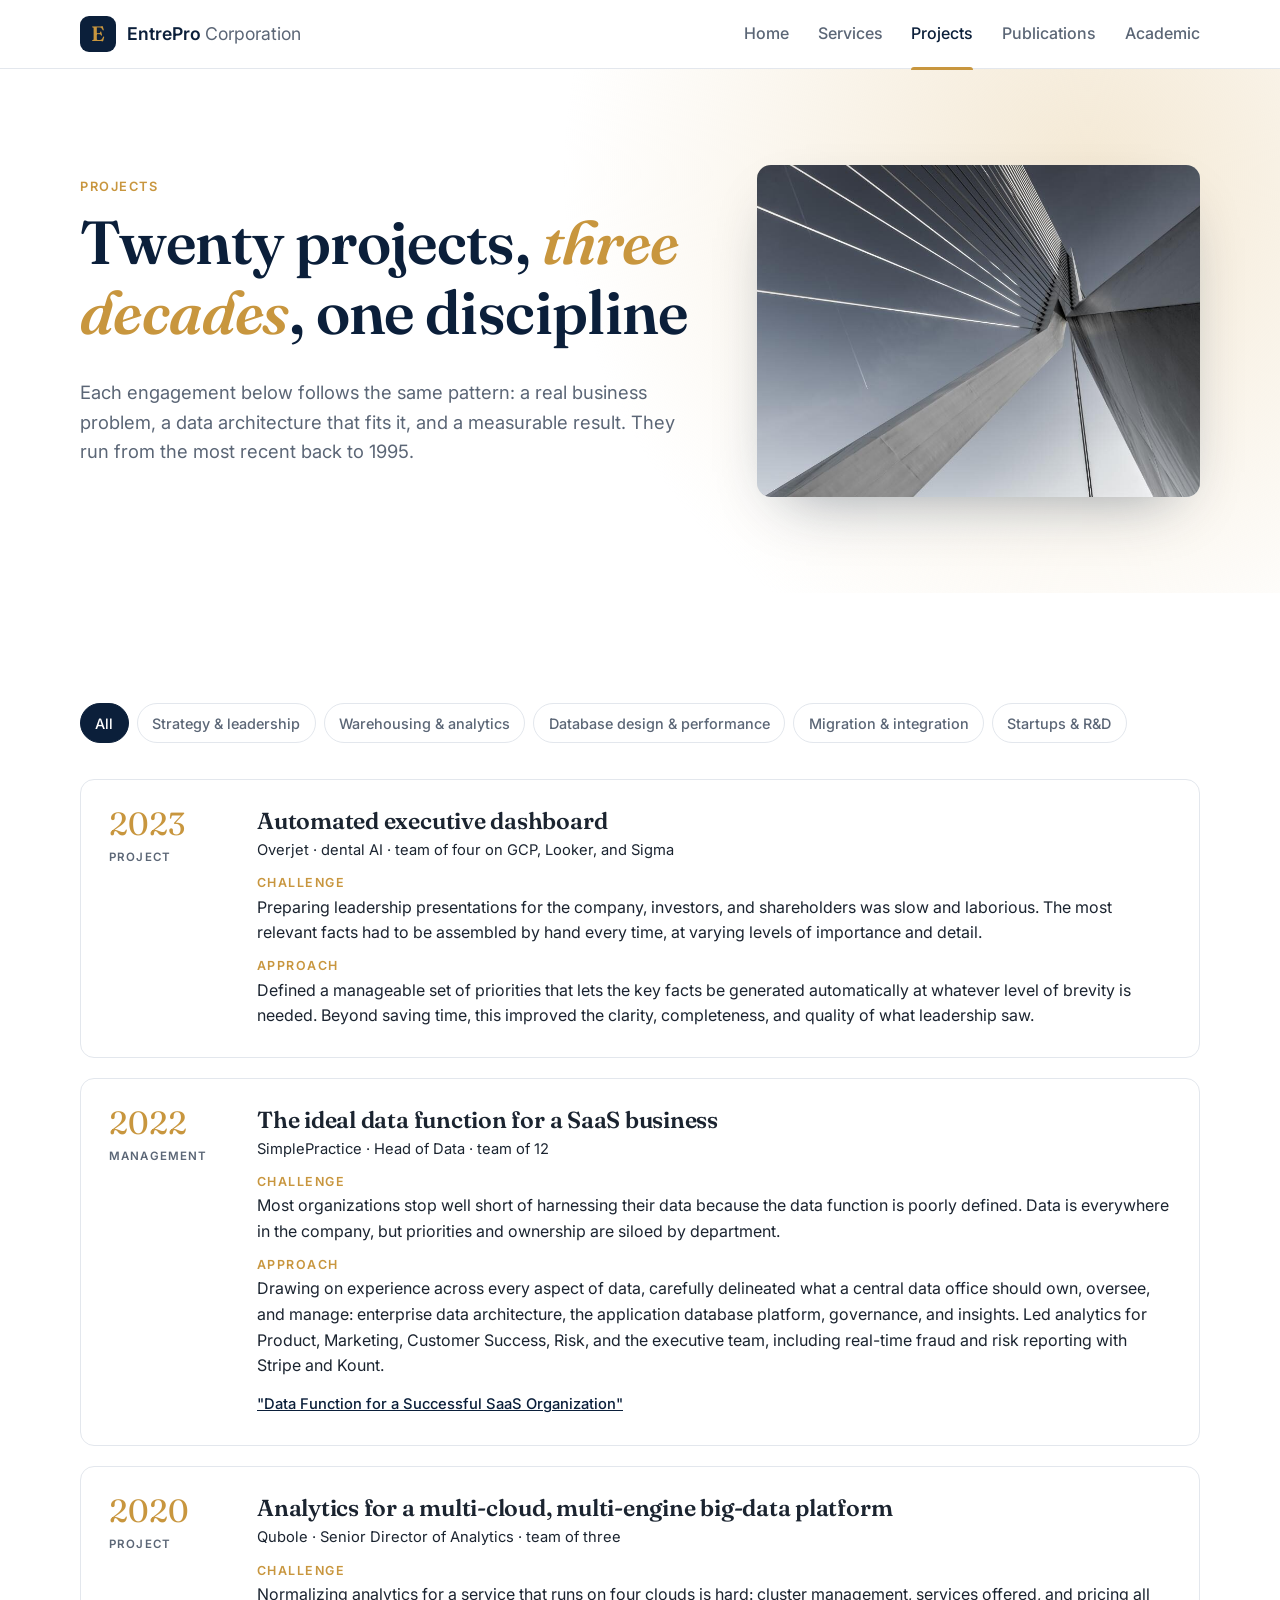
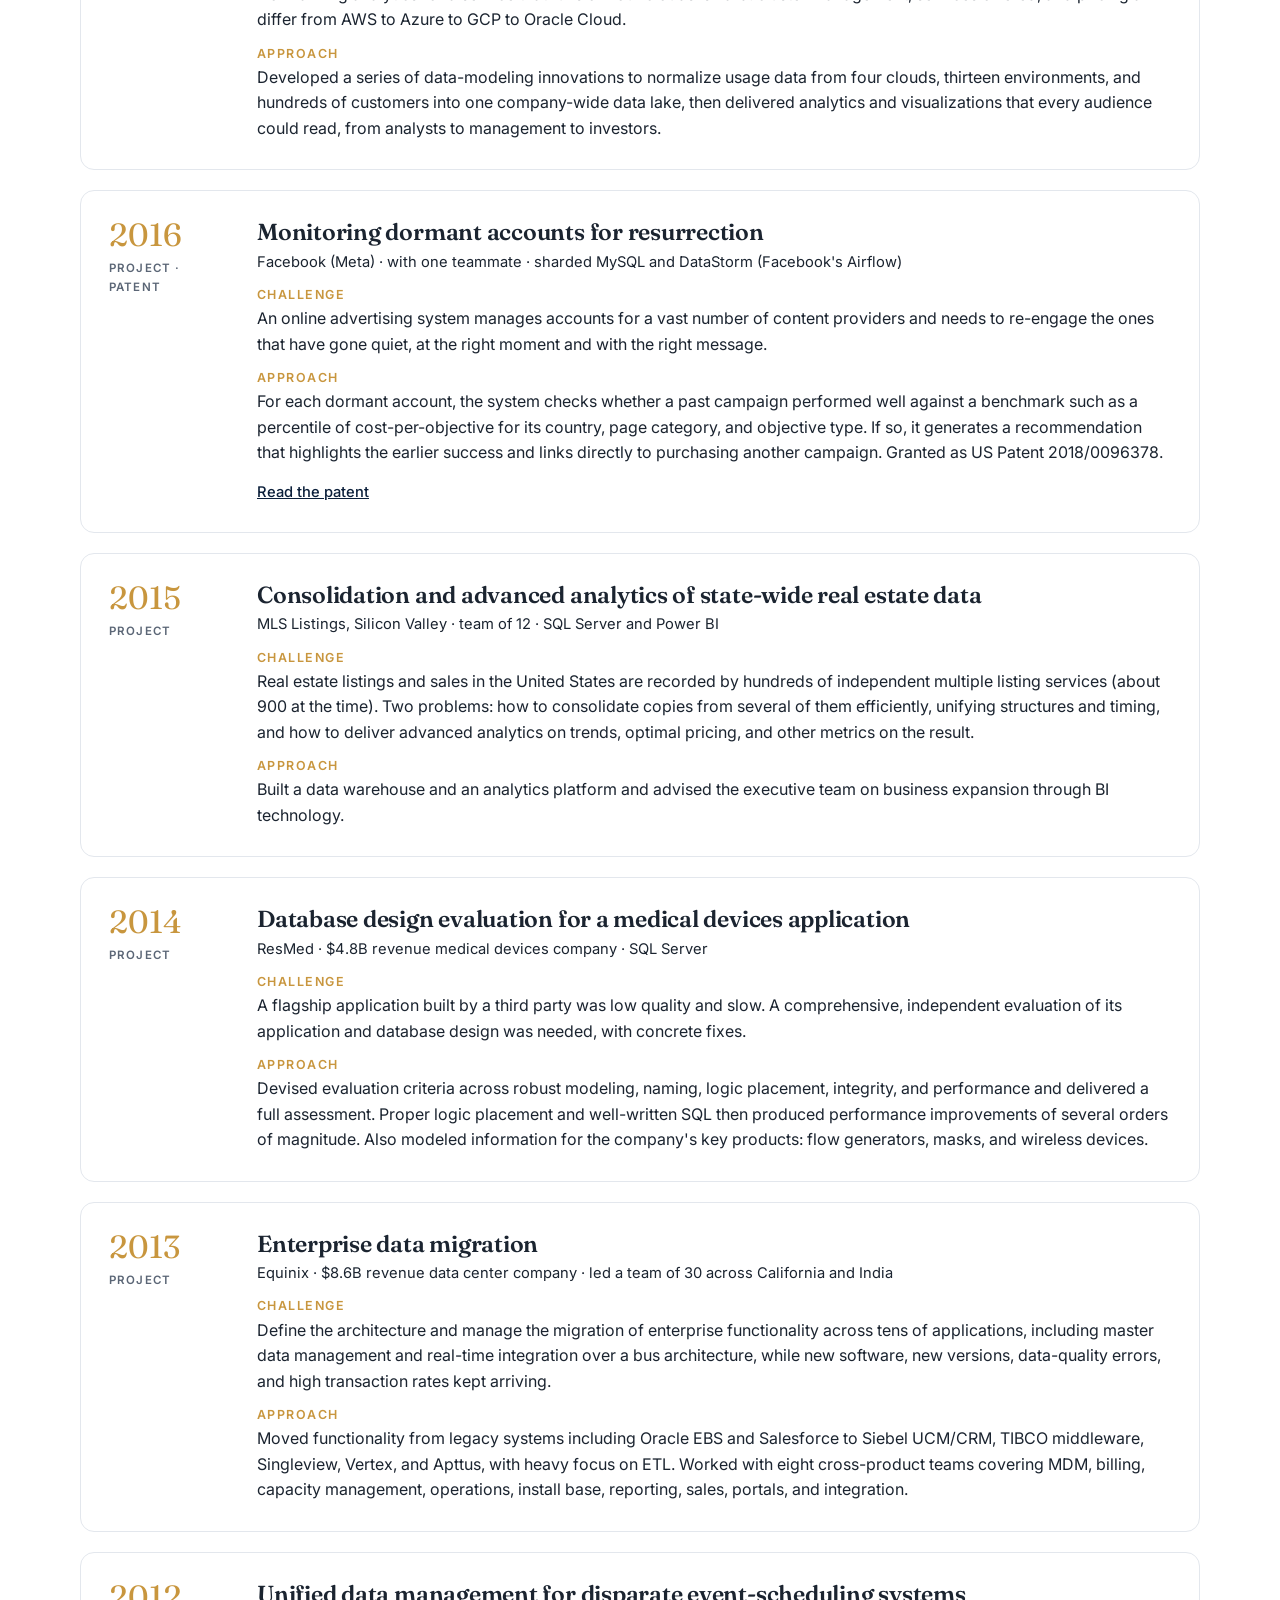
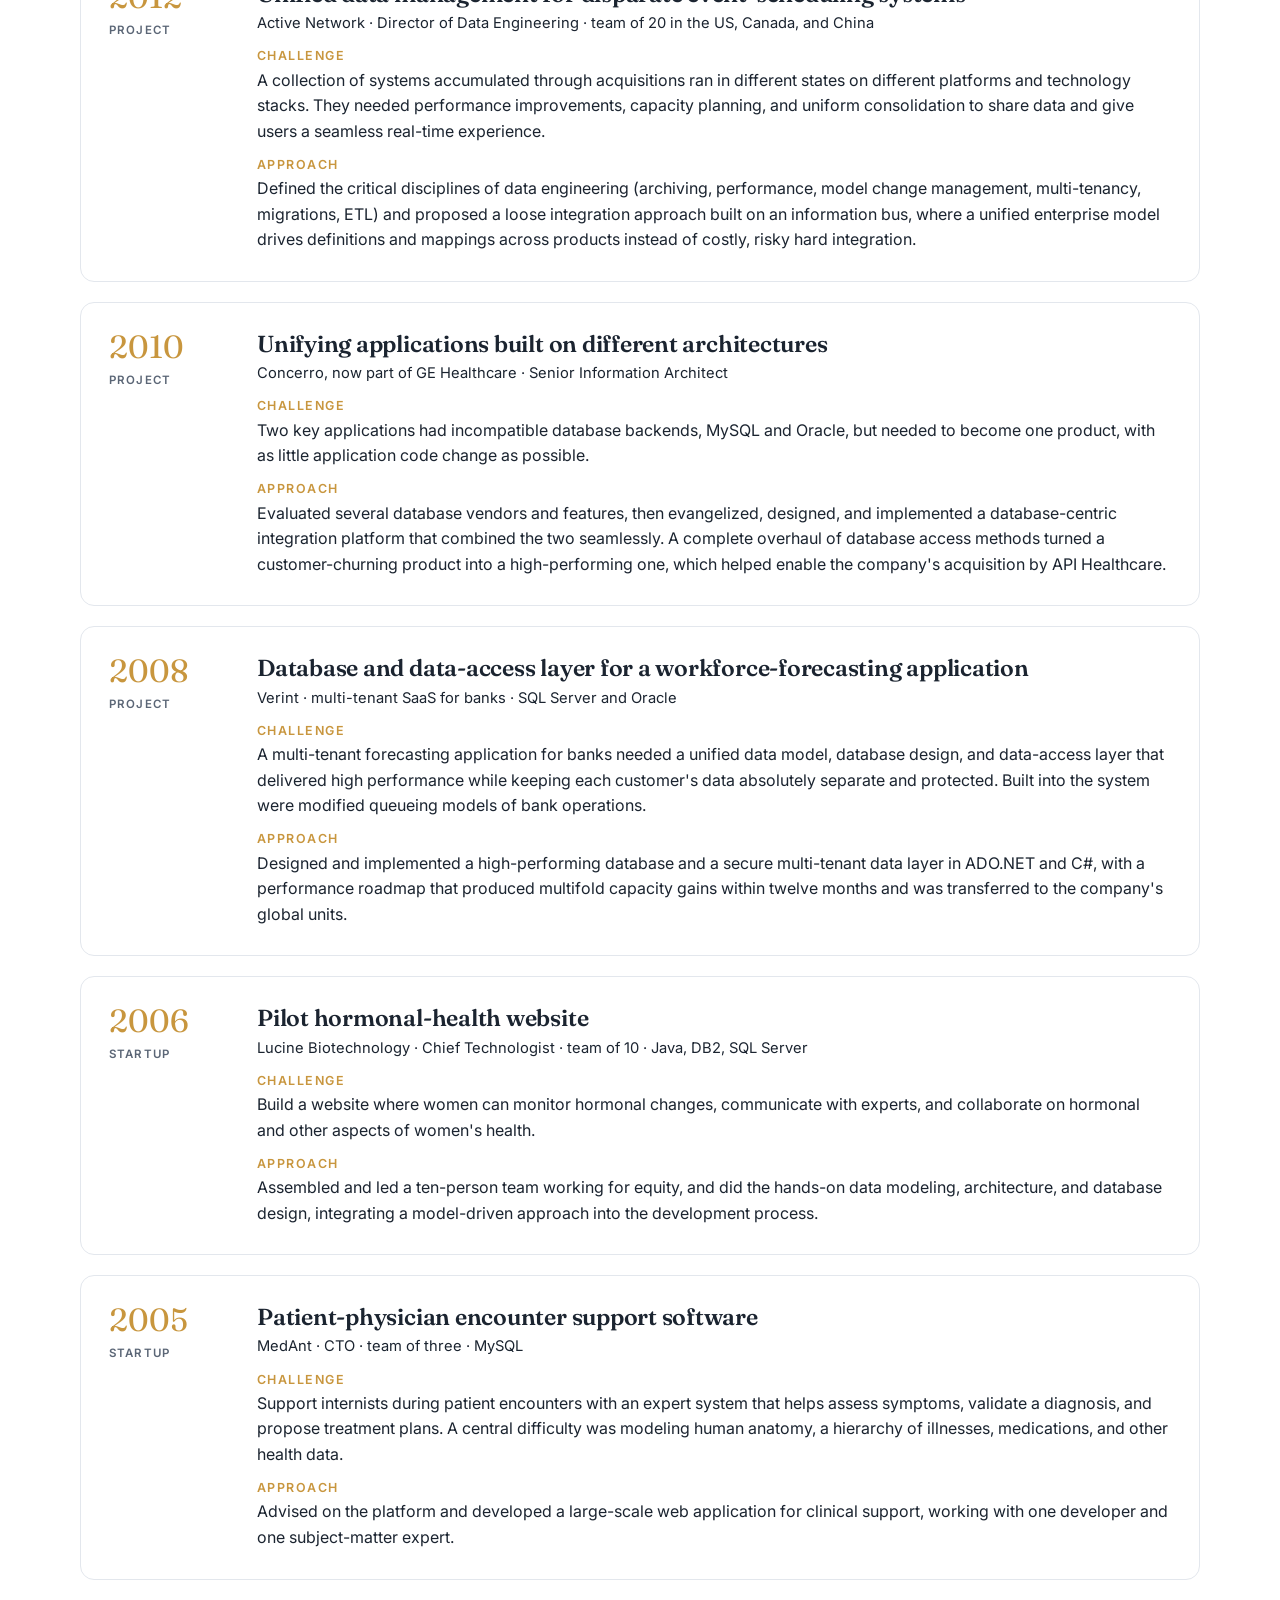
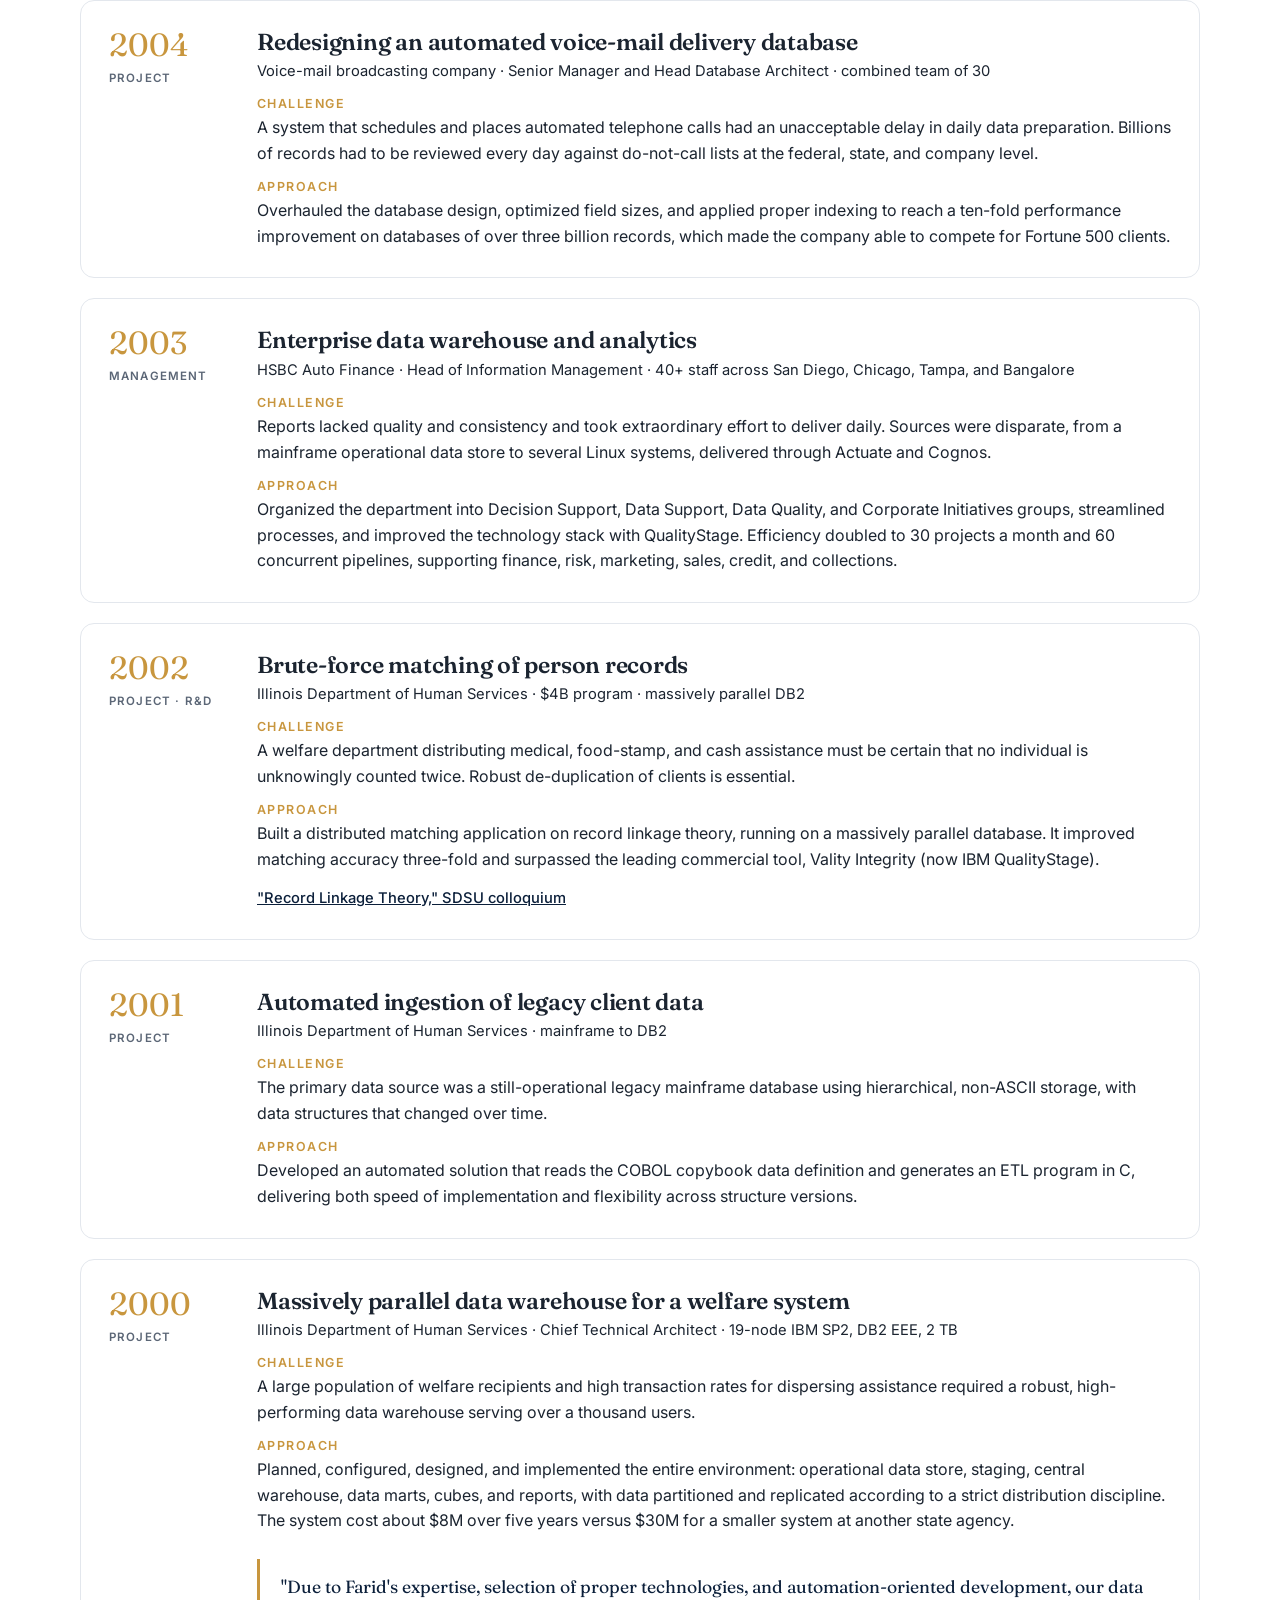
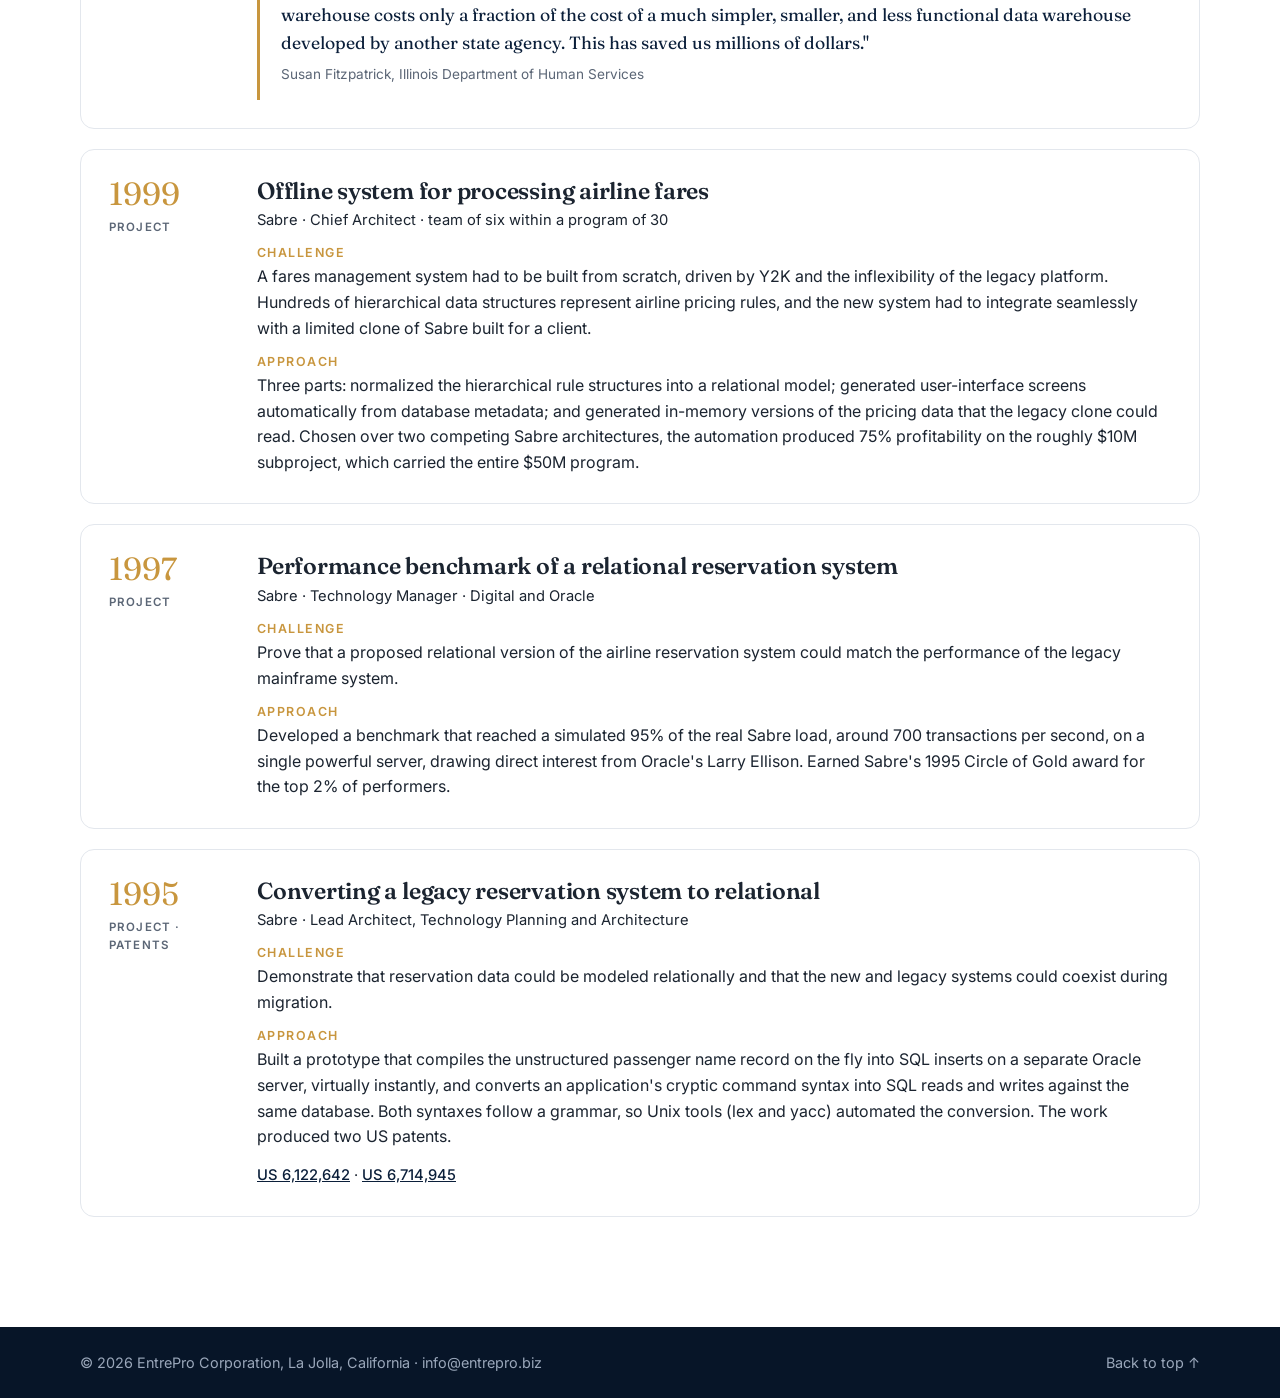
<file: projects.html>
<!doctype html>
<html lang="en">
<head>
  <meta charset="utf-8">
  <meta name="viewport" content="width=device-width, initial-scale=1">
  <title>Projects | EntrePro Corporation</title>
  <meta name="description" content="Twenty data projects led by Dr. Farid Mehovic, from a massively parallel welfare data warehouse to a company-wide data lake across four clouds.">
  <link rel="canonical" href="https://entrepro.biz/projects.html">
  <link rel="icon" href="assets/favicon.svg" type="image/svg+xml">
  <link rel="preconnect" href="https://fonts.googleapis.com">
  <link rel="preconnect" href="https://fonts.gstatic.com" crossorigin>
  <link href="https://fonts.googleapis.com/css2?family=Fraunces:opsz,wght@9..144,500;9..144,600&family=Inter:wght@400;500;600;700&display=swap" rel="stylesheet">
  <link rel="stylesheet" href="styles.css">
</head>
<body>
  <header class="site-header">
    <div class="container nav">
      <a href="index.html" class="brand" aria-label="EntrePro Corporation home">
        <span class="brand-mark" aria-hidden="true">E</span>
        <span>EntrePro <span class="brand-sub">Corporation</span></span>
      </a>
      <button class="nav-toggle" aria-expanded="false" aria-controls="nav-links" aria-label="Open menu">
        <span></span><span></span>
      </button>
      <nav id="nav-links" class="nav-links">
        <a href="index.html" class="tab">Home</a>
        <a href="services.html" class="tab">Services</a>
        <a href="projects.html" class="tab active" aria-current="page">Projects</a>
        <a href="publications.html" class="tab">Publications</a>
        <a href="academic.html" class="tab">Academic</a>
      </nav>
    </div>
  </header>

  <main id="top">
    <section class="page-hero">
      <div class="container hero-grid">
        <div>
        <p class="eyebrow">Projects</p>
        <h1>Twenty projects, <em>three decades</em>, one discipline</h1>
        <p class="lead">Each engagement below follows the same pattern: a real business problem, a data architecture that fits it, and a measurable result. They run from the most recent back to 1995.</p>
        </div>
        <figure class="hero-photo">
          <img src="assets/photos/projects.jpg" alt="A long bridge stretching toward the horizon" onerror="this.style.display='none'">
        </figure>
      </div>
    </section>

    <section class="section">
      <div class="container">
        <div class="filters" role="group" aria-label="Filter projects by category">
          <button class="chip active" data-filter="all">All</button>
          <button class="chip" data-filter="strategy">Strategy &amp; leadership</button>
          <button class="chip" data-filter="warehouse">Warehousing &amp; analytics</button>
          <button class="chip" data-filter="performance">Database design &amp; performance</button>
          <button class="chip" data-filter="integration">Migration &amp; integration</button>
          <button class="chip" data-filter="startup">Startups &amp; R&amp;D</button>
        </div>

        <ol class="projects">

          <li class="project" data-cat="warehouse strategy">
            <div class="project-meta"><span class="project-year">2023</span><span class="project-tag">Project</span></div>
            <div class="project-body">
              <h2>Automated executive dashboard</h2>
              <p class="project-org">Overjet · dental AI · team of four on GCP, Looker, and Sigma</p>
              <h3>Challenge</h3>
              <p>Preparing leadership presentations for the company, investors, and shareholders was slow and laborious. The most relevant facts had to be assembled by hand every time, at varying levels of importance and detail.</p>
              <h3>Approach</h3>
              <p>Defined a manageable set of priorities that lets the key facts be generated automatically at whatever level of brevity is needed. Beyond saving time, this improved the clarity, completeness, and quality of what leadership saw.</p>
            </div>
          </li>

          <li class="project" data-cat="strategy">
            <div class="project-meta"><span class="project-year">2022</span><span class="project-tag">Management</span></div>
            <div class="project-body">
              <h2>The ideal data function for a SaaS business</h2>
              <p class="project-org">SimplePractice · Head of Data · team of 12</p>
              <h3>Challenge</h3>
              <p>Most organizations stop well short of harnessing their data because the data function is poorly defined. Data is everywhere in the company, but priorities and ownership are siloed by department.</p>
              <h3>Approach</h3>
              <p>Drawing on experience across every aspect of data, carefully delineated what a central data office should own, oversee, and manage: enterprise data architecture, the application database platform, governance, and insights. Led analytics for Product, Marketing, Customer Success, Risk, and the executive team, including real-time fraud and risk reporting with Stripe and Kount.</p>
              <p class="project-links"><a href="publications.html#pub-5">"Data Function for a Successful SaaS Organization"</a></p>
            </div>
          </li>

          <li class="project" data-cat="warehouse">
            <div class="project-meta"><span class="project-year">2020</span><span class="project-tag">Project</span></div>
            <div class="project-body">
              <h2>Analytics for a multi-cloud, multi-engine big-data platform</h2>
              <p class="project-org">Qubole · Senior Director of Analytics · team of three</p>
              <h3>Challenge</h3>
              <p>Normalizing analytics for a service that runs on four clouds is hard: cluster management, services offered, and pricing all differ from AWS to Azure to GCP to Oracle Cloud.</p>
              <h3>Approach</h3>
              <p>Developed a series of data-modeling innovations to normalize usage data from four clouds, thirteen environments, and hundreds of customers into one company-wide data lake, then delivered analytics and visualizations that every audience could read, from analysts to management to investors.</p>
            </div>
          </li>

          <li class="project" data-cat="warehouse">
            <div class="project-meta"><span class="project-year">2016</span><span class="project-tag">Project · Patent</span></div>
            <div class="project-body">
              <h2>Monitoring dormant accounts for resurrection</h2>
              <p class="project-org">Facebook (Meta) · with one teammate · sharded MySQL and DataStorm (Facebook's Airflow)</p>
              <h3>Challenge</h3>
              <p>An online advertising system manages accounts for a vast number of content providers and needs to re-engage the ones that have gone quiet, at the right moment and with the right message.</p>
              <h3>Approach</h3>
              <p>For each dormant account, the system checks whether a past campaign performed well against a benchmark such as a percentile of cost-per-objective for its country, page category, and objective type. If so, it generates a recommendation that highlights the earlier success and links directly to purchasing another campaign. Granted as US Patent 2018/0096378.</p>
              <p class="project-links"><a href="https://patents.google.com/patent/US20180096378A1" target="_blank" rel="noopener">Read the patent</a></p>
            </div>
          </li>

          <li class="project" data-cat="warehouse">
            <div class="project-meta"><span class="project-year">2015</span><span class="project-tag">Project</span></div>
            <div class="project-body">
              <h2>Consolidation and advanced analytics of state-wide real estate data</h2>
              <p class="project-org">MLS Listings, Silicon Valley · team of 12 · SQL Server and Power BI</p>
              <h3>Challenge</h3>
              <p>Real estate listings and sales in the United States are recorded by hundreds of independent multiple listing services (about 900 at the time). Two problems: how to consolidate copies from several of them efficiently, unifying structures and timing, and how to deliver advanced analytics on trends, optimal pricing, and other metrics on the result.</p>
              <h3>Approach</h3>
              <p>Built a data warehouse and an analytics platform and advised the executive team on business expansion through BI technology.</p>
            </div>
          </li>

          <li class="project" data-cat="performance">
            <div class="project-meta"><span class="project-year">2014</span><span class="project-tag">Project</span></div>
            <div class="project-body">
              <h2>Database design evaluation for a medical devices application</h2>
              <p class="project-org">ResMed · $4.8B revenue medical devices company · SQL Server</p>
              <h3>Challenge</h3>
              <p>A flagship application built by a third party was low quality and slow. A comprehensive, independent evaluation of its application and database design was needed, with concrete fixes.</p>
              <h3>Approach</h3>
              <p>Devised evaluation criteria across robust modeling, naming, logic placement, integrity, and performance and delivered a full assessment. Proper logic placement and well-written SQL then produced performance improvements of several orders of magnitude. Also modeled information for the company's key products: flow generators, masks, and wireless devices.</p>
            </div>
          </li>

          <li class="project" data-cat="integration">
            <div class="project-meta"><span class="project-year">2013</span><span class="project-tag">Project</span></div>
            <div class="project-body">
              <h2>Enterprise data migration</h2>
              <p class="project-org">Equinix · $8.6B revenue data center company · led a team of 30 across California and India</p>
              <h3>Challenge</h3>
              <p>Define the architecture and manage the migration of enterprise functionality across tens of applications, including master data management and real-time integration over a bus architecture, while new software, new versions, data-quality errors, and high transaction rates kept arriving.</p>
              <h3>Approach</h3>
              <p>Moved functionality from legacy systems including Oracle EBS and Salesforce to Siebel UCM/CRM, TIBCO middleware, Singleview, Vertex, and Apttus, with heavy focus on ETL. Worked with eight cross-product teams covering MDM, billing, capacity management, operations, install base, reporting, sales, portals, and integration.</p>
            </div>
          </li>

          <li class="project" data-cat="integration performance">
            <div class="project-meta"><span class="project-year">2012</span><span class="project-tag">Project</span></div>
            <div class="project-body">
              <h2>Unified data management for disparate event-scheduling systems</h2>
              <p class="project-org">Active Network · Director of Data Engineering · team of 20 in the US, Canada, and China</p>
              <h3>Challenge</h3>
              <p>A collection of systems accumulated through acquisitions ran in different states on different platforms and technology stacks. They needed performance improvements, capacity planning, and uniform consolidation to share data and give users a seamless real-time experience.</p>
              <h3>Approach</h3>
              <p>Defined the critical disciplines of data engineering (archiving, performance, model change management, multi-tenancy, migrations, ETL) and proposed a loose integration approach built on an information bus, where a unified enterprise model drives definitions and mappings across products instead of costly, risky hard integration.</p>
            </div>
          </li>

          <li class="project" data-cat="integration performance">
            <div class="project-meta"><span class="project-year">2010</span><span class="project-tag">Project</span></div>
            <div class="project-body">
              <h2>Unifying applications built on different architectures</h2>
              <p class="project-org">Concerro, now part of GE Healthcare · Senior Information Architect</p>
              <h3>Challenge</h3>
              <p>Two key applications had incompatible database backends, MySQL and Oracle, but needed to become one product, with as little application code change as possible.</p>
              <h3>Approach</h3>
              <p>Evaluated several database vendors and features, then evangelized, designed, and implemented a database-centric integration platform that combined the two seamlessly. A complete overhaul of database access methods turned a customer-churning product into a high-performing one, which helped enable the company's acquisition by API Healthcare.</p>
            </div>
          </li>

          <li class="project" data-cat="performance">
            <div class="project-meta"><span class="project-year">2008</span><span class="project-tag">Project</span></div>
            <div class="project-body">
              <h2>Database and data-access layer for a workforce-forecasting application</h2>
              <p class="project-org">Verint · multi-tenant SaaS for banks · SQL Server and Oracle</p>
              <h3>Challenge</h3>
              <p>A multi-tenant forecasting application for banks needed a unified data model, database design, and data-access layer that delivered high performance while keeping each customer's data absolutely separate and protected. Built into the system were modified queueing models of bank operations.</p>
              <h3>Approach</h3>
              <p>Designed and implemented a high-performing database and a secure multi-tenant data layer in ADO.NET and C#, with a performance roadmap that produced multifold capacity gains within twelve months and was transferred to the company's global units.</p>
            </div>
          </li>

          <li class="project" data-cat="startup">
            <div class="project-meta"><span class="project-year">2006</span><span class="project-tag">Startup</span></div>
            <div class="project-body">
              <h2>Pilot hormonal-health website</h2>
              <p class="project-org">Lucine Biotechnology · Chief Technologist · team of 10 · Java, DB2, SQL Server</p>
              <h3>Challenge</h3>
              <p>Build a website where women can monitor hormonal changes, communicate with experts, and collaborate on hormonal and other aspects of women's health.</p>
              <h3>Approach</h3>
              <p>Assembled and led a ten-person team working for equity, and did the hands-on data modeling, architecture, and database design, integrating a model-driven approach into the development process.</p>
            </div>
          </li>

          <li class="project" data-cat="startup">
            <div class="project-meta"><span class="project-year">2005</span><span class="project-tag">Startup</span></div>
            <div class="project-body">
              <h2>Patient-physician encounter support software</h2>
              <p class="project-org">MedAnt · CTO · team of three · MySQL</p>
              <h3>Challenge</h3>
              <p>Support internists during patient encounters with an expert system that helps assess symptoms, validate a diagnosis, and propose treatment plans. A central difficulty was modeling human anatomy, a hierarchy of illnesses, medications, and other health data.</p>
              <h3>Approach</h3>
              <p>Advised on the platform and developed a large-scale web application for clinical support, working with one developer and one subject-matter expert.</p>
            </div>
          </li>

          <li class="project" data-cat="performance">
            <div class="project-meta"><span class="project-year">2004</span><span class="project-tag">Project</span></div>
            <div class="project-body">
              <h2>Redesigning an automated voice-mail delivery database</h2>
              <p class="project-org">Voice-mail broadcasting company · Senior Manager and Head Database Architect · combined team of 30</p>
              <h3>Challenge</h3>
              <p>A system that schedules and places automated telephone calls had an unacceptable delay in daily data preparation. Billions of records had to be reviewed every day against do-not-call lists at the federal, state, and company level.</p>
              <h3>Approach</h3>
              <p>Overhauled the database design, optimized field sizes, and applied proper indexing to reach a ten-fold performance improvement on databases of over three billion records, which made the company able to compete for Fortune 500 clients.</p>
            </div>
          </li>

          <li class="project" data-cat="warehouse strategy">
            <div class="project-meta"><span class="project-year">2003</span><span class="project-tag">Management</span></div>
            <div class="project-body">
              <h2>Enterprise data warehouse and analytics</h2>
              <p class="project-org">HSBC Auto Finance · Head of Information Management · 40+ staff across San Diego, Chicago, Tampa, and Bangalore</p>
              <h3>Challenge</h3>
              <p>Reports lacked quality and consistency and took extraordinary effort to deliver daily. Sources were disparate, from a mainframe operational data store to several Linux systems, delivered through Actuate and Cognos.</p>
              <h3>Approach</h3>
              <p>Organized the department into Decision Support, Data Support, Data Quality, and Corporate Initiatives groups, streamlined processes, and improved the technology stack with QualityStage. Efficiency doubled to 30 projects a month and 60 concurrent pipelines, supporting finance, risk, marketing, sales, credit, and collections.</p>
            </div>
          </li>

          <li class="project" data-cat="warehouse startup">
            <div class="project-meta"><span class="project-year">2002</span><span class="project-tag">Project · R&amp;D</span></div>
            <div class="project-body">
              <h2>Brute-force matching of person records</h2>
              <p class="project-org">Illinois Department of Human Services · $4B program · massively parallel DB2</p>
              <h3>Challenge</h3>
              <p>A welfare department distributing medical, food-stamp, and cash assistance must be certain that no individual is unknowingly counted twice. Robust de-duplication of clients is essential.</p>
              <h3>Approach</h3>
              <p>Built a distributed matching application on record linkage theory, running on a massively parallel database. It improved matching accuracy three-fold and surpassed the leading commercial tool, Vality Integrity (now IBM QualityStage).</p>
              <p class="project-links"><a href="publications.html#pub-9">"Record Linkage Theory," SDSU colloquium</a></p>
            </div>
          </li>

          <li class="project" data-cat="integration">
            <div class="project-meta"><span class="project-year">2001</span><span class="project-tag">Project</span></div>
            <div class="project-body">
              <h2>Automated ingestion of legacy client data</h2>
              <p class="project-org">Illinois Department of Human Services · mainframe to DB2</p>
              <h3>Challenge</h3>
              <p>The primary data source was a still-operational legacy mainframe database using hierarchical, non-ASCII storage, with data structures that changed over time.</p>
              <h3>Approach</h3>
              <p>Developed an automated solution that reads the COBOL copybook data definition and generates an ETL program in C, delivering both speed of implementation and flexibility across structure versions.</p>
            </div>
          </li>

          <li class="project" data-cat="warehouse">
            <div class="project-meta"><span class="project-year">2000</span><span class="project-tag">Project</span></div>
            <div class="project-body">
              <h2>Massively parallel data warehouse for a welfare system</h2>
              <p class="project-org">Illinois Department of Human Services · Chief Technical Architect · 19-node IBM SP2, DB2 EEE, 2 TB</p>
              <h3>Challenge</h3>
              <p>A large population of welfare recipients and high transaction rates for dispersing assistance required a robust, high-performing data warehouse serving over a thousand users.</p>
              <h3>Approach</h3>
              <p>Planned, configured, designed, and implemented the entire environment: operational data store, staging, central warehouse, data marts, cubes, and reports, with data partitioned and replicated according to a strict distribution discipline. The system cost about $8M over five years versus $30M for a smaller system at another state agency.</p>
              <blockquote class="project-quote">"Due to Farid's expertise, selection of proper technologies, and automation-oriented development, our data warehouse costs only a fraction of the cost of a much simpler, smaller, and less functional data warehouse developed by another state agency. This has saved us millions of dollars."<footer>Susan Fitzpatrick, Illinois Department of Human Services</footer></blockquote>
            </div>
          </li>

          <li class="project" data-cat="integration">
            <div class="project-meta"><span class="project-year">1999</span><span class="project-tag">Project</span></div>
            <div class="project-body">
              <h2>Offline system for processing airline fares</h2>
              <p class="project-org">Sabre · Chief Architect · team of six within a program of 30</p>
              <h3>Challenge</h3>
              <p>A fares management system had to be built from scratch, driven by Y2K and the inflexibility of the legacy platform. Hundreds of hierarchical data structures represent airline pricing rules, and the new system had to integrate seamlessly with a limited clone of Sabre built for a client.</p>
              <h3>Approach</h3>
              <p>Three parts: normalized the hierarchical rule structures into a relational model; generated user-interface screens automatically from database metadata; and generated in-memory versions of the pricing data that the legacy clone could read. Chosen over two competing Sabre architectures, the automation produced 75% profitability on the roughly $10M subproject, which carried the entire $50M program.</p>
            </div>
          </li>

          <li class="project" data-cat="performance">
            <div class="project-meta"><span class="project-year">1997</span><span class="project-tag">Project</span></div>
            <div class="project-body">
              <h2>Performance benchmark of a relational reservation system</h2>
              <p class="project-org">Sabre · Technology Manager · Digital and Oracle</p>
              <h3>Challenge</h3>
              <p>Prove that a proposed relational version of the airline reservation system could match the performance of the legacy mainframe system.</p>
              <h3>Approach</h3>
              <p>Developed a benchmark that reached a simulated 95% of the real Sabre load, around 700 transactions per second, on a single powerful server, drawing direct interest from Oracle's Larry Ellison. Earned Sabre's 1995 Circle of Gold award for the top 2% of performers.</p>
            </div>
          </li>

          <li class="project" data-cat="integration">
            <div class="project-meta"><span class="project-year">1995</span><span class="project-tag">Project · Patents</span></div>
            <div class="project-body">
              <h2>Converting a legacy reservation system to relational</h2>
              <p class="project-org">Sabre · Lead Architect, Technology Planning and Architecture</p>
              <h3>Challenge</h3>
              <p>Demonstrate that reservation data could be modeled relationally and that the new and legacy systems could coexist during migration.</p>
              <h3>Approach</h3>
              <p>Built a prototype that compiles the unstructured passenger name record on the fly into SQL inserts on a separate Oracle server, virtually instantly, and converts an application's cryptic command syntax into SQL reads and writes against the same database. Both syntaxes follow a grammar, so Unix tools (lex and yacc) automated the conversion. The work produced two US patents.</p>
              <p class="project-links"><a href="https://patents.google.com/patent/US6122642A" target="_blank" rel="noopener">US 6,122,642</a> · <a href="https://patents.google.com/patent/US6714945B1" target="_blank" rel="noopener">US 6,714,945</a></p>
            </div>
          </li>

        </ol>
      </div>
    </section>

  </main>

  <footer class="site-footer">
    <div class="container footer-inner">
      <span>&copy; <span id="year">2026</span> EntrePro Corporation, La Jolla, California &middot; <a href="mailto:info@entrepro.biz">info@entrepro.biz</a></span>
      <a href="#top">Back to top &uarr;</a>
    </div>
  </footer>

  <script src="script.js"></script>
</body>
</html>
</file>
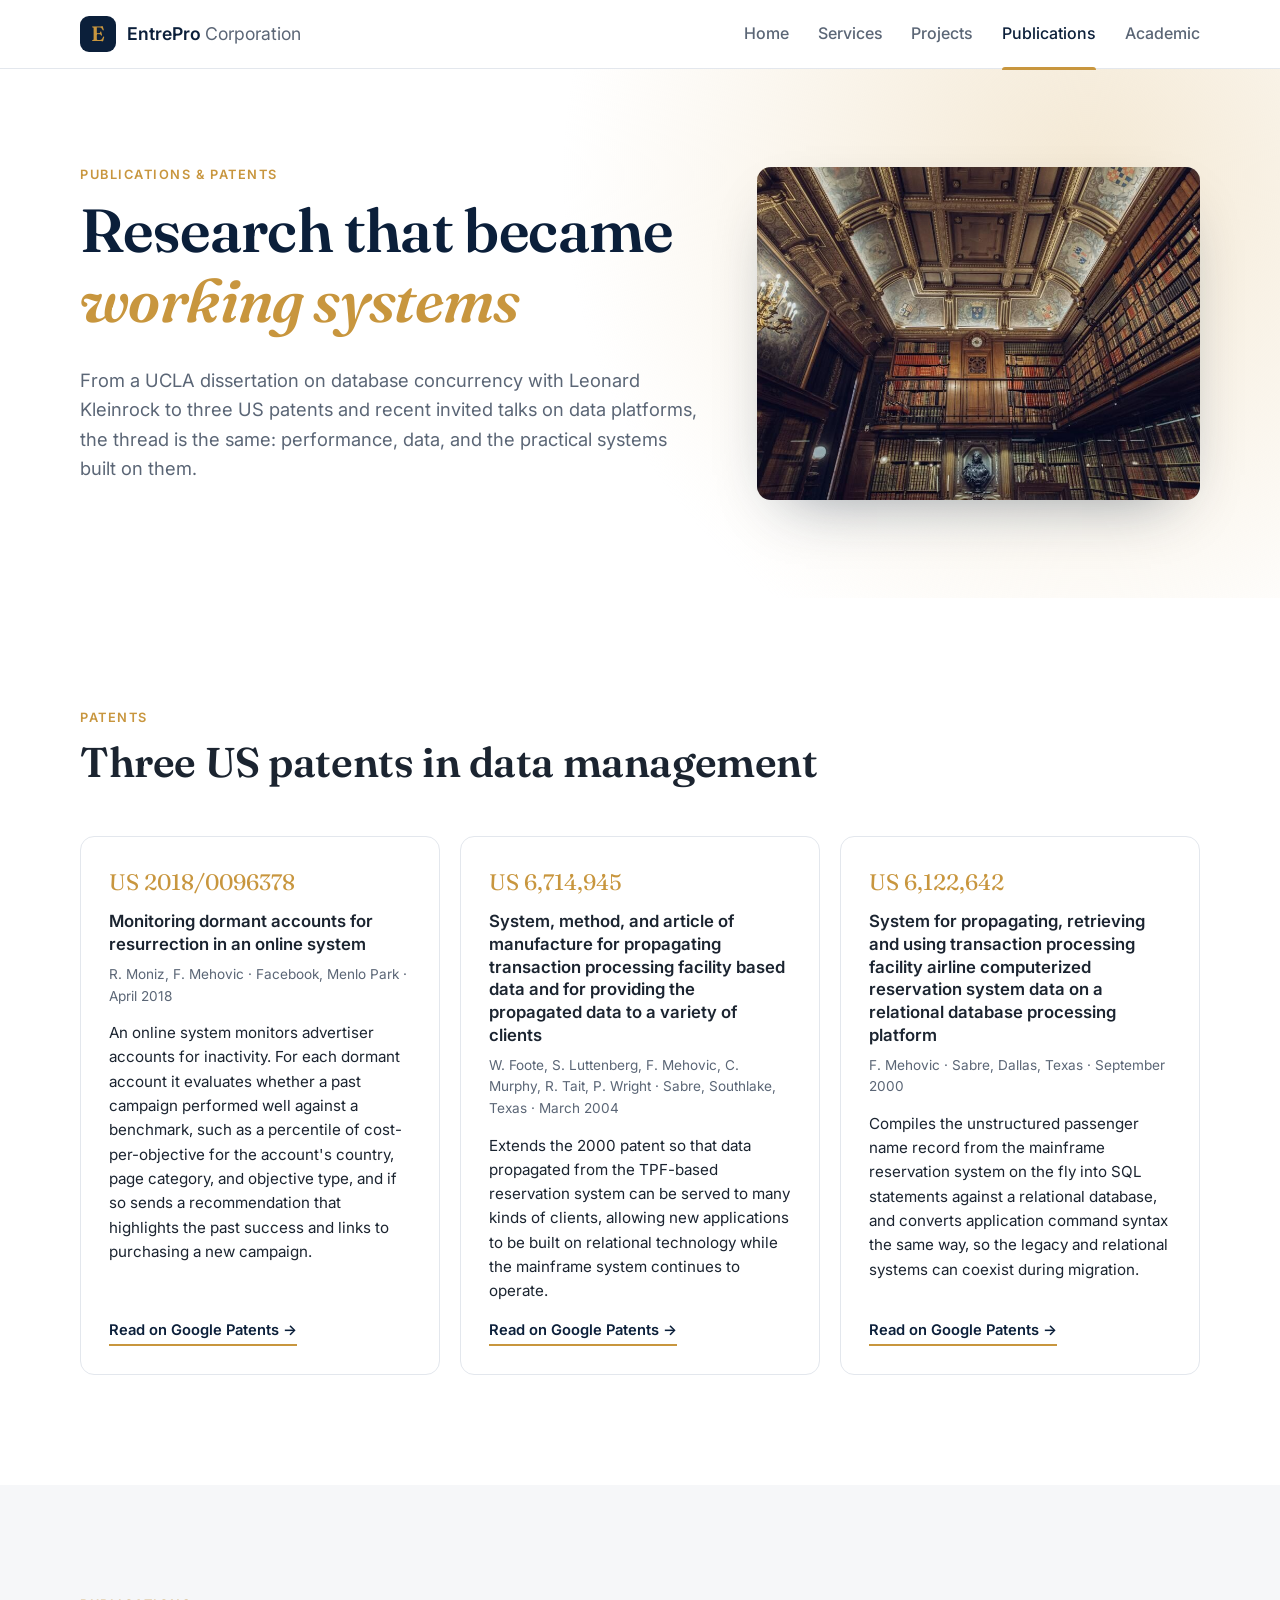
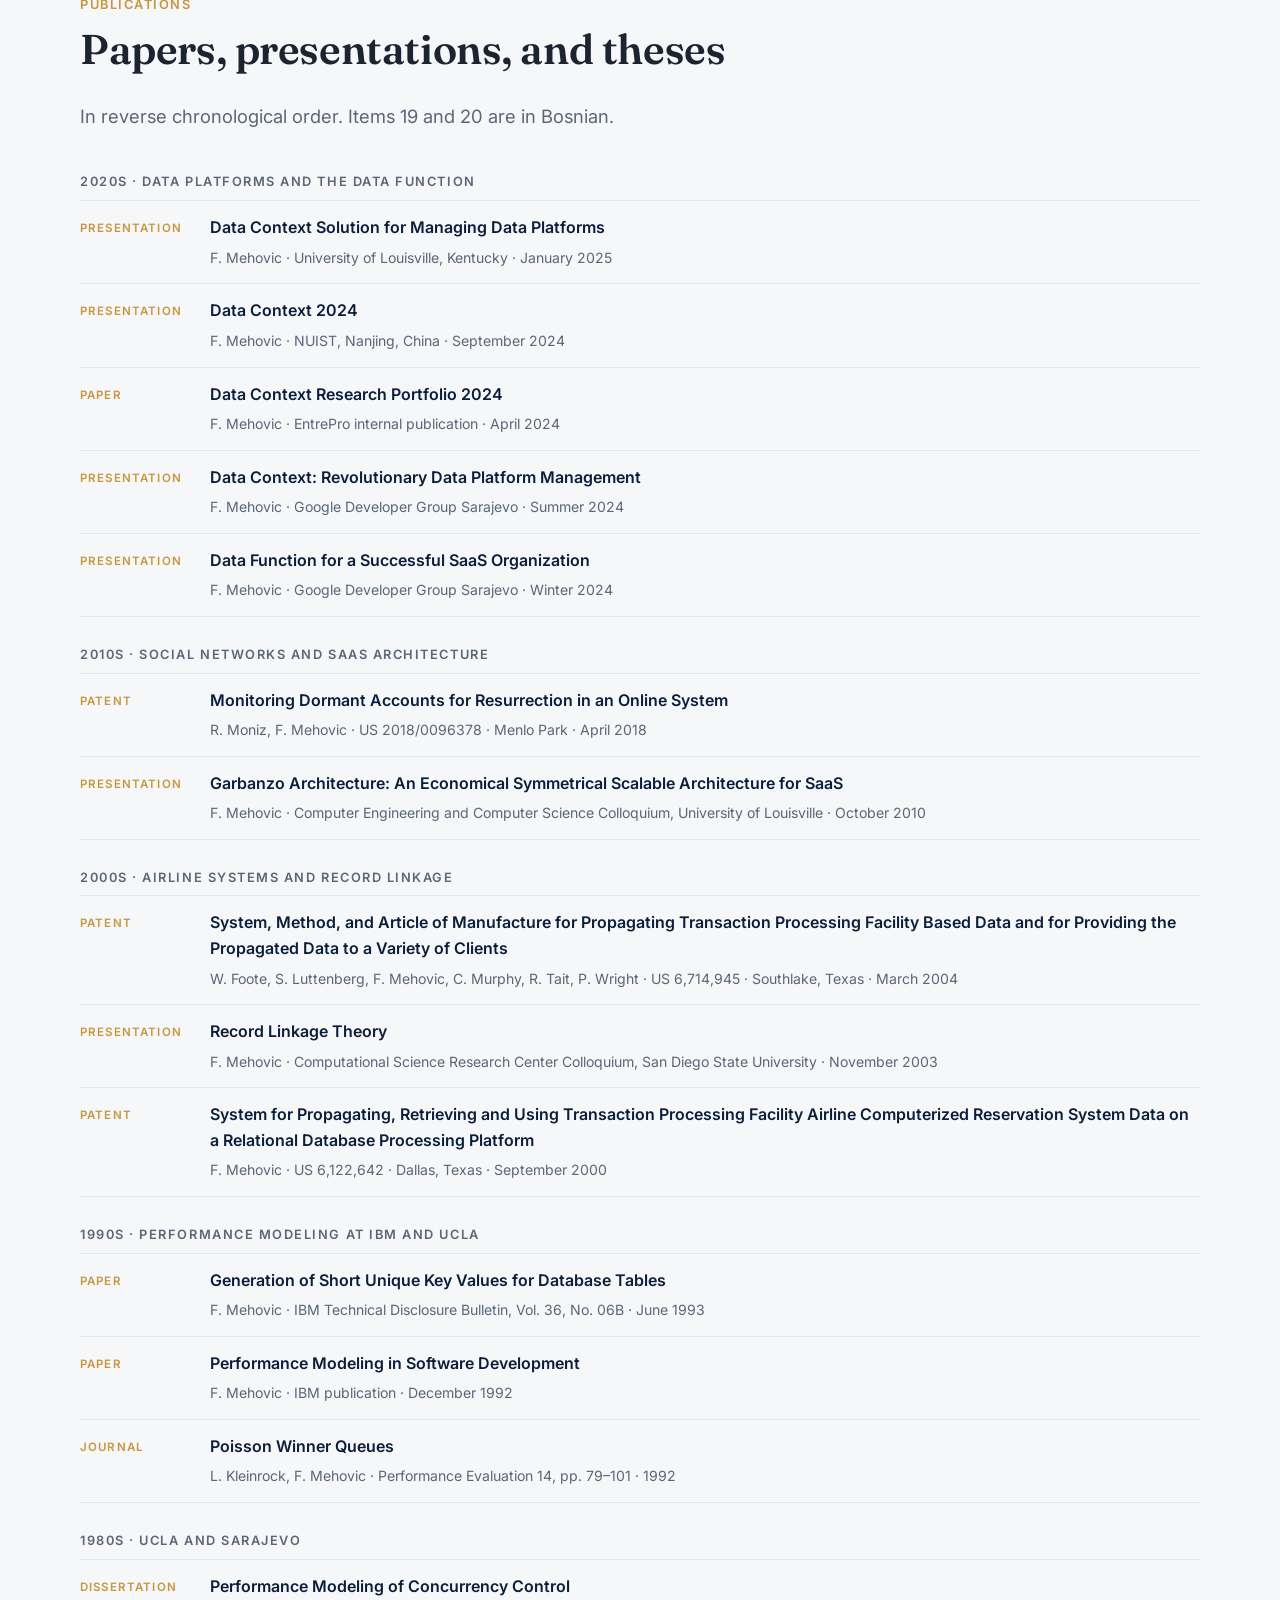
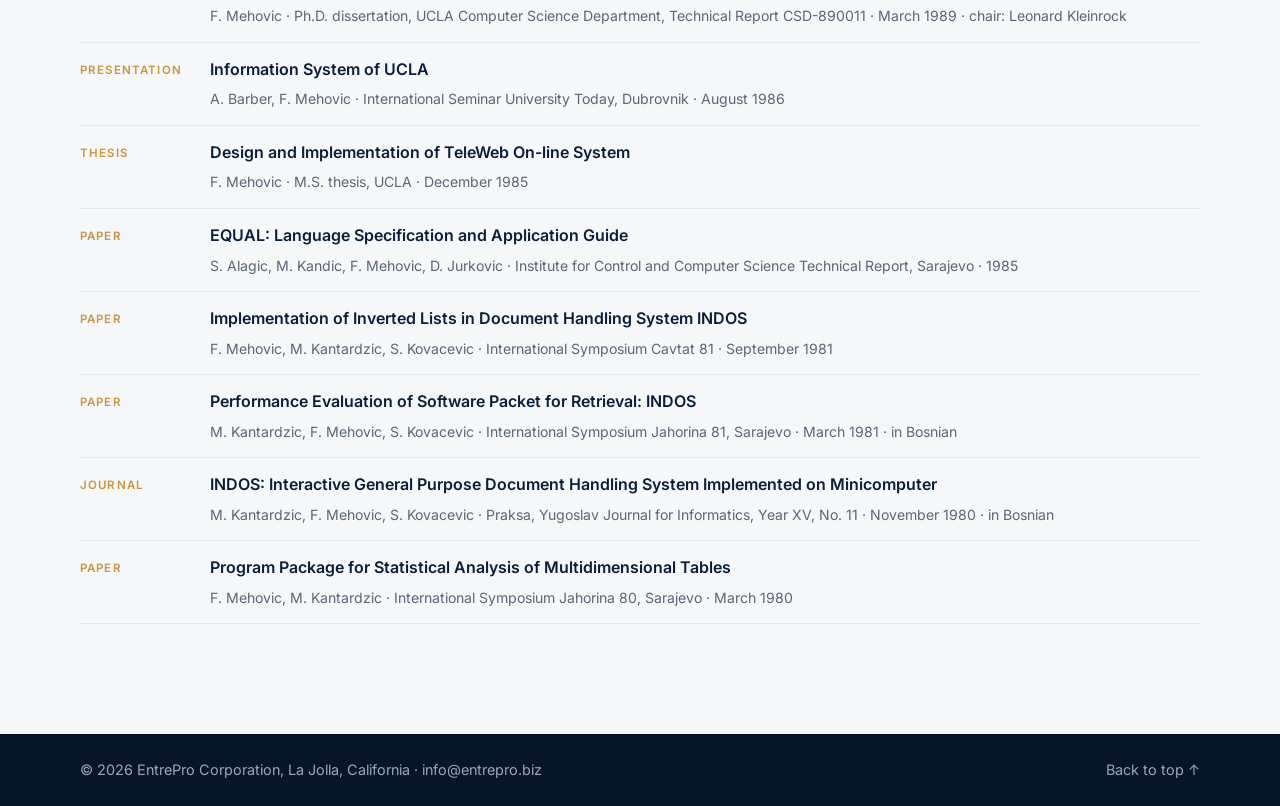
<file: publications.html>
<!doctype html>
<html lang="en">
<head>
  <meta charset="utf-8">
  <meta name="viewport" content="width=device-width, initial-scale=1">
  <title>Publications &amp; Patents | EntrePro Corporation</title>
  <meta name="description" content="Three US patents and more than twenty papers, presentations, and theses by Dr. Farid Mehovic, from UCLA queueing theory to recent talks on data platforms and the data function.">
  <link rel="canonical" href="https://entrepro.biz/publications.html">
  <link rel="icon" href="assets/favicon.svg" type="image/svg+xml">
  <link rel="preconnect" href="https://fonts.googleapis.com">
  <link rel="preconnect" href="https://fonts.gstatic.com" crossorigin>
  <link href="https://fonts.googleapis.com/css2?family=Fraunces:opsz,wght@9..144,500;9..144,600&family=Inter:wght@400;500;600;700&display=swap" rel="stylesheet">
  <link rel="stylesheet" href="styles.css">
</head>
<body>
  <header class="site-header">
    <div class="container nav">
      <a href="index.html" class="brand" aria-label="EntrePro Corporation home">
        <span class="brand-mark" aria-hidden="true">E</span>
        <span>EntrePro <span class="brand-sub">Corporation</span></span>
      </a>
      <button class="nav-toggle" aria-expanded="false" aria-controls="nav-links" aria-label="Open menu">
        <span></span><span></span>
      </button>
      <nav id="nav-links" class="nav-links">
        <a href="index.html" class="tab">Home</a>
        <a href="services.html" class="tab">Services</a>
        <a href="projects.html" class="tab">Projects</a>
        <a href="publications.html" class="tab active" aria-current="page">Publications</a>
        <a href="academic.html" class="tab">Academic</a>
      </nav>
    </div>
  </header>

  <main id="top">
    <section class="page-hero">
      <div class="container hero-grid">
        <div>
        <p class="eyebrow">Publications &amp; patents</p>
        <h1>Research that became <em>working systems</em></h1>
        <p class="lead">From a UCLA dissertation on database concurrency with Leonard Kleinrock to three US patents and recent invited talks on data platforms, the thread is the same: performance, data, and the practical systems built on them.</p>
        </div>
        <figure class="hero-photo">
          <img src="assets/photos/publications.jpg" alt="Sunlit shelves in a university library" onerror="this.style.display='none'">
        </figure>
      </div>
    </section>

    <!-- ───────────── Patents ───────────── -->
    <section id="patents" class="section">
      <div class="container">
        <p class="eyebrow">Patents</p>
        <h2>Three US patents in data management</h2>
        <div class="patents">
          <article class="patent">
            <span class="patent-num">US 2018/0096378</span>
            <h3>Monitoring dormant accounts for resurrection in an online system</h3>
            <p class="patent-meta">R. Moniz, F. Mehovic · Facebook, Menlo Park · April 2018</p>
            <p>An online system monitors advertiser accounts for inactivity. For each dormant account it evaluates whether a past campaign performed well against a benchmark, such as a percentile of cost-per-objective for the account's country, page category, and objective type, and if so sends a recommendation that highlights the past success and links to purchasing a new campaign.</p>
            <a href="https://patents.google.com/patent/US20180096378A1" target="_blank" rel="noopener" class="text-link">Read on Google Patents &rarr;</a>
          </article>
          <article class="patent">
            <span class="patent-num">US 6,714,945</span>
            <h3>System, method, and article of manufacture for propagating transaction processing facility based data and for providing the propagated data to a variety of clients</h3>
            <p class="patent-meta">W. Foote, S. Luttenberg, F. Mehovic, C. Murphy, R. Tait, P. Wright · Sabre, Southlake, Texas · March 2004</p>
            <p>Extends the 2000 patent so that data propagated from the TPF-based reservation system can be served to many kinds of clients, allowing new applications to be built on relational technology while the mainframe system continues to operate.</p>
            <a href="https://patents.google.com/patent/US6714945B1" target="_blank" rel="noopener" class="text-link">Read on Google Patents &rarr;</a>
          </article>
          <article class="patent">
            <span class="patent-num">US 6,122,642</span>
            <h3>System for propagating, retrieving and using transaction processing facility airline computerized reservation system data on a relational database processing platform</h3>
            <p class="patent-meta">F. Mehovic · Sabre, Dallas, Texas · September 2000</p>
            <p>Compiles the unstructured passenger name record from the mainframe reservation system on the fly into SQL statements against a relational database, and converts application command syntax the same way, so the legacy and relational systems can coexist during migration.</p>
            <a href="https://patents.google.com/patent/US6122642A" target="_blank" rel="noopener" class="text-link">Read on Google Patents &rarr;</a>
          </article>
        </div>
      </div>
    </section>

    <!-- ───────────── Publications ───────────── -->
    <section id="publications" class="section section-alt">
      <div class="container">
        <p class="eyebrow">Publications</p>
        <h2>Papers, presentations, and theses</h2>
        <p class="lead section-lead">In reverse chronological order. Items 19 and 20 are in Bosnian.</p>

        <h3 class="era">2020s · Data platforms and the data function</h3>
        <ol class="pubs" start="1">
          <li id="pub-1"><span class="pub-type">Presentation</span><strong>Data Context Solution for Managing Data Platforms</strong><span class="pub-meta">F. Mehovic · University of Louisville, Kentucky · January 2025</span></li>
          <li id="pub-2"><span class="pub-type">Presentation</span><strong>Data Context 2024</strong><span class="pub-meta">F. Mehovic · NUIST, Nanjing, China · September 2024</span></li>
          <li id="pub-3"><span class="pub-type">Paper</span><strong>Data Context Research Portfolio 2024</strong><span class="pub-meta">F. Mehovic · EntrePro internal publication · April 2024</span></li>
          <li id="pub-4"><span class="pub-type">Presentation</span><strong>Data Context: Revolutionary Data Platform Management</strong><span class="pub-meta">F. Mehovic · Google Developer Group Sarajevo · Summer 2024</span></li>
          <li id="pub-5"><span class="pub-type">Presentation</span><strong>Data Function for a Successful SaaS Organization</strong><span class="pub-meta">F. Mehovic · Google Developer Group Sarajevo · Winter 2024</span></li>
        </ol>

        <h3 class="era">2010s · Social networks and SaaS architecture</h3>
        <ol class="pubs" start="6">
          <li id="pub-6"><span class="pub-type">Patent</span><strong>Monitoring Dormant Accounts for Resurrection in an Online System</strong><span class="pub-meta">R. Moniz, F. Mehovic · US 2018/0096378 · Menlo Park · April 2018</span></li>
          <li id="pub-7"><span class="pub-type">Presentation</span><strong>Garbanzo Architecture: An Economical Symmetrical Scalable Architecture for SaaS</strong><span class="pub-meta">F. Mehovic · Computer Engineering and Computer Science Colloquium, University of Louisville · October 2010</span></li>
        </ol>

        <h3 class="era">2000s · Airline systems and record linkage</h3>
        <ol class="pubs" start="8">
          <li id="pub-8"><span class="pub-type">Patent</span><strong>System, Method, and Article of Manufacture for Propagating Transaction Processing Facility Based Data and for Providing the Propagated Data to a Variety of Clients</strong><span class="pub-meta">W. Foote, S. Luttenberg, F. Mehovic, C. Murphy, R. Tait, P. Wright · US 6,714,945 · Southlake, Texas · March 2004</span></li>
          <li id="pub-9"><span class="pub-type">Presentation</span><strong>Record Linkage Theory</strong><span class="pub-meta">F. Mehovic · Computational Science Research Center Colloquium, San Diego State University · November 2003</span></li>
          <li id="pub-10"><span class="pub-type">Patent</span><strong>System for Propagating, Retrieving and Using Transaction Processing Facility Airline Computerized Reservation System Data on a Relational Database Processing Platform</strong><span class="pub-meta">F. Mehovic · US 6,122,642 · Dallas, Texas · September 2000</span></li>
        </ol>

        <h3 class="era">1990s · Performance modeling at IBM and UCLA</h3>
        <ol class="pubs" start="11">
          <li id="pub-11"><span class="pub-type">Paper</span><strong>Generation of Short Unique Key Values for Database Tables</strong><span class="pub-meta">F. Mehovic · IBM Technical Disclosure Bulletin, Vol. 36, No. 06B · June 1993</span></li>
          <li id="pub-12"><span class="pub-type">Paper</span><strong>Performance Modeling in Software Development</strong><span class="pub-meta">F. Mehovic · IBM publication · December 1992</span></li>
          <li id="pub-13"><span class="pub-type">Journal</span><strong>Poisson Winner Queues</strong><span class="pub-meta">L. Kleinrock, F. Mehovic · Performance Evaluation 14, pp. 79–101 · 1992</span></li>
        </ol>

        <h3 class="era">1980s · UCLA and Sarajevo</h3>
        <ol class="pubs" start="14">
          <li id="pub-14"><span class="pub-type">Dissertation</span><strong>Performance Modeling of Concurrency Control</strong><span class="pub-meta">F. Mehovic · Ph.D. dissertation, UCLA Computer Science Department, Technical Report CSD-890011 · March 1989 · chair: Leonard Kleinrock</span></li>
          <li id="pub-15"><span class="pub-type">Presentation</span><strong>Information System of UCLA</strong><span class="pub-meta">A. Barber, F. Mehovic · International Seminar University Today, Dubrovnik · August 1986</span></li>
          <li id="pub-16"><span class="pub-type">Thesis</span><strong>Design and Implementation of TeleWeb On-line System</strong><span class="pub-meta">F. Mehovic · M.S. thesis, UCLA · December 1985</span></li>
          <li id="pub-17"><span class="pub-type">Paper</span><strong>EQUAL: Language Specification and Application Guide</strong><span class="pub-meta">S. Alagic, M. Kandic, F. Mehovic, D. Jurkovic · Institute for Control and Computer Science Technical Report, Sarajevo · 1985</span></li>
          <li id="pub-18"><span class="pub-type">Paper</span><strong>Implementation of Inverted Lists in Document Handling System INDOS</strong><span class="pub-meta">F. Mehovic, M. Kantardzic, S. Kovacevic · International Symposium Cavtat 81 · September 1981</span></li>
          <li id="pub-19"><span class="pub-type">Paper</span><strong>Performance Evaluation of Software Packet for Retrieval: INDOS</strong><span class="pub-meta">M. Kantardzic, F. Mehovic, S. Kovacevic · International Symposium Jahorina 81, Sarajevo · March 1981 · in Bosnian</span></li>
          <li id="pub-20"><span class="pub-type">Journal</span><strong>INDOS: Interactive General Purpose Document Handling System Implemented on Minicomputer</strong><span class="pub-meta">M. Kantardzic, F. Mehovic, S. Kovacevic · Praksa, Yugoslav Journal for Informatics, Year XV, No. 11 · November 1980 · in Bosnian</span></li>
          <li id="pub-21"><span class="pub-type">Paper</span><strong>Program Package for Statistical Analysis of Multidimensional Tables</strong><span class="pub-meta">F. Mehovic, M. Kantardzic · International Symposium Jahorina 80, Sarajevo · March 1980</span></li>
        </ol>
      </div>
    </section>

  </main>

  <footer class="site-footer">
    <div class="container footer-inner">
      <span>&copy; <span id="year">2026</span> EntrePro Corporation, La Jolla, California &middot; <a href="mailto:info@entrepro.biz">info@entrepro.biz</a></span>
      <a href="#top">Back to top &uarr;</a>
    </div>
  </footer>

  <script src="script.js"></script>
</body>
</html>
</file>
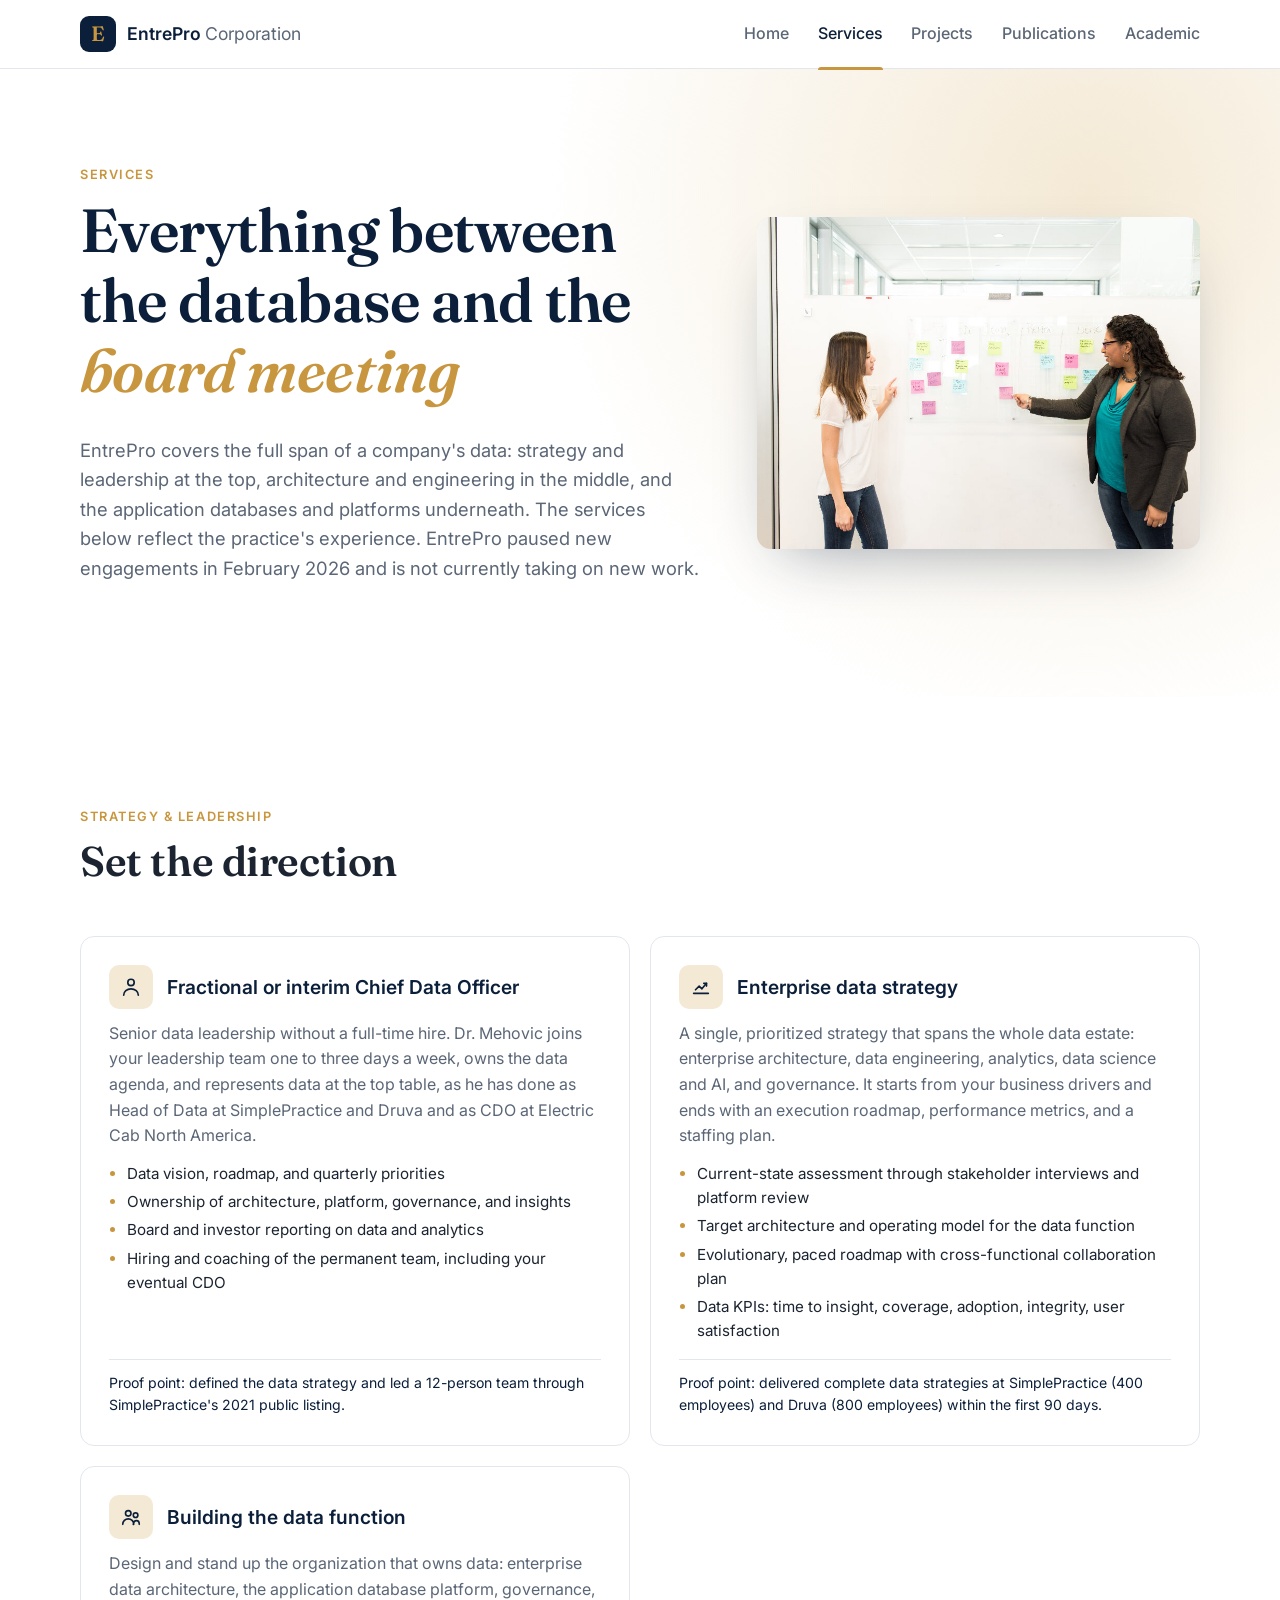
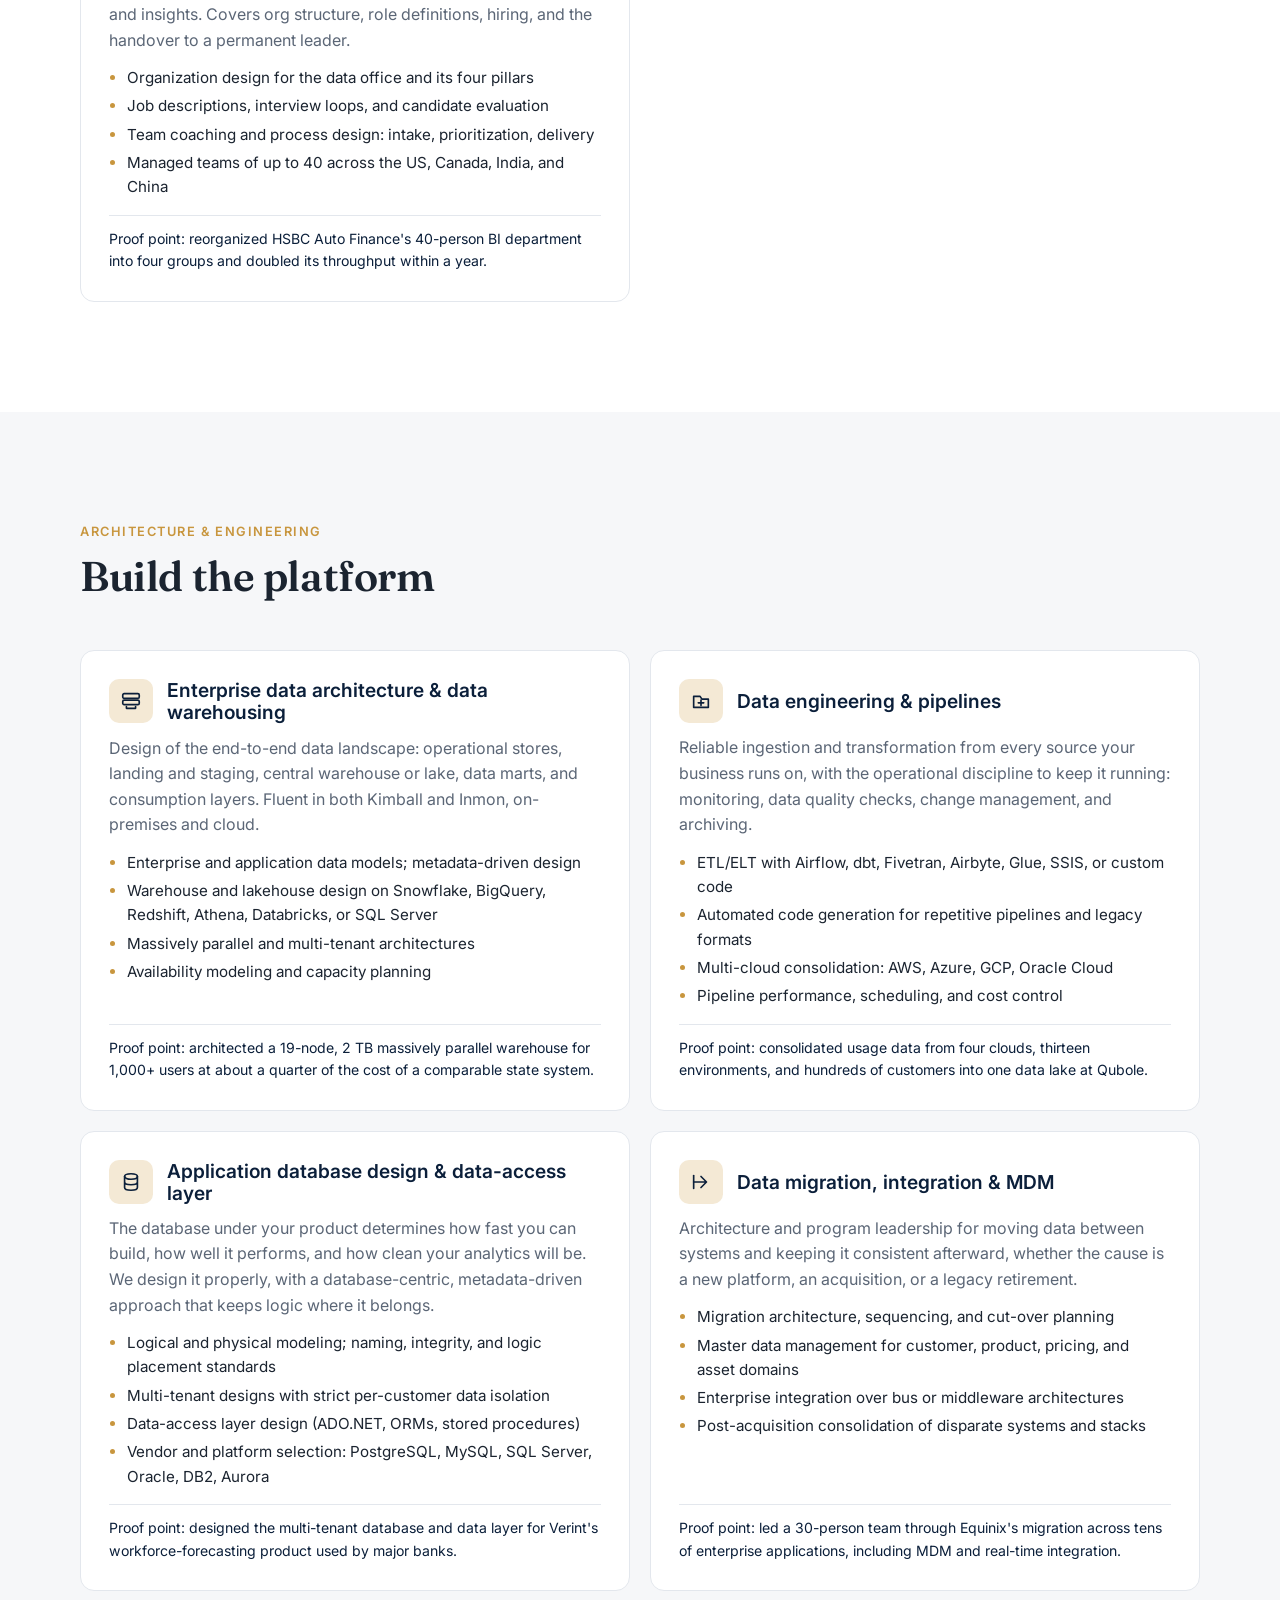
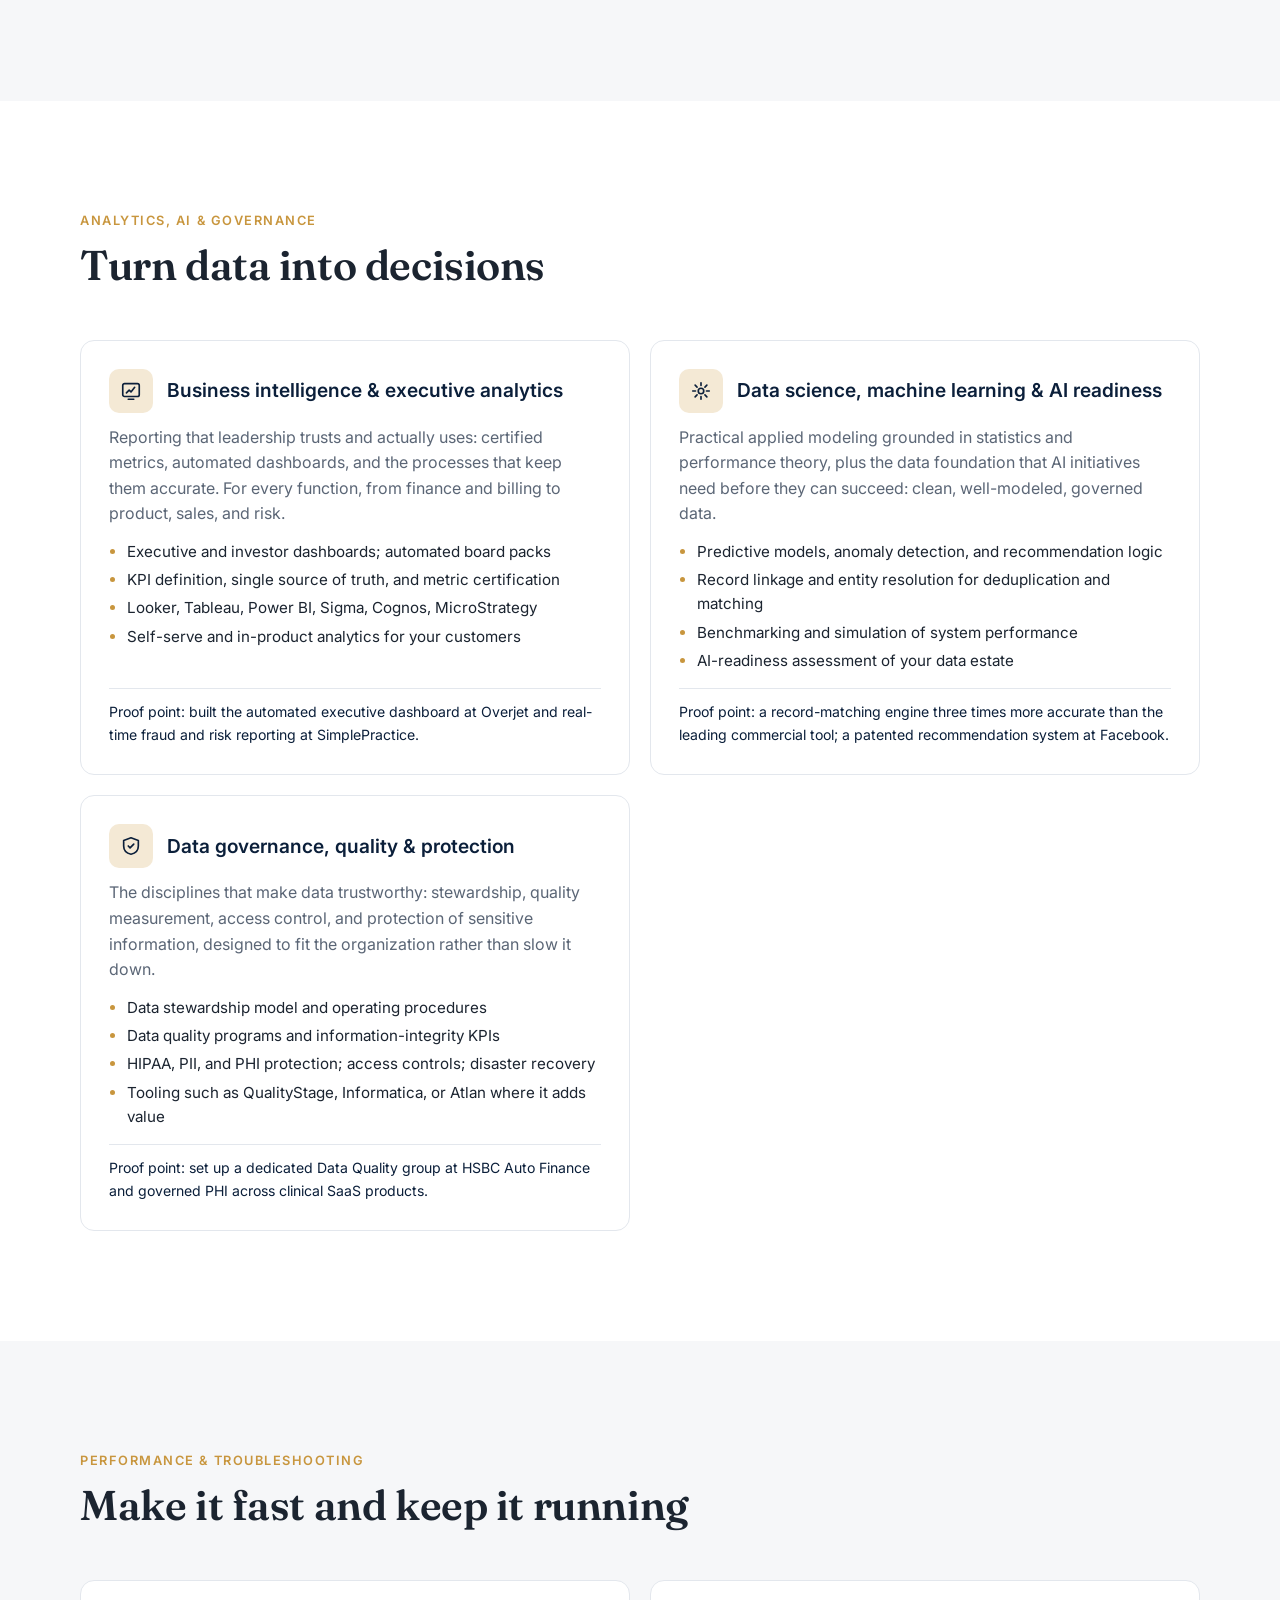
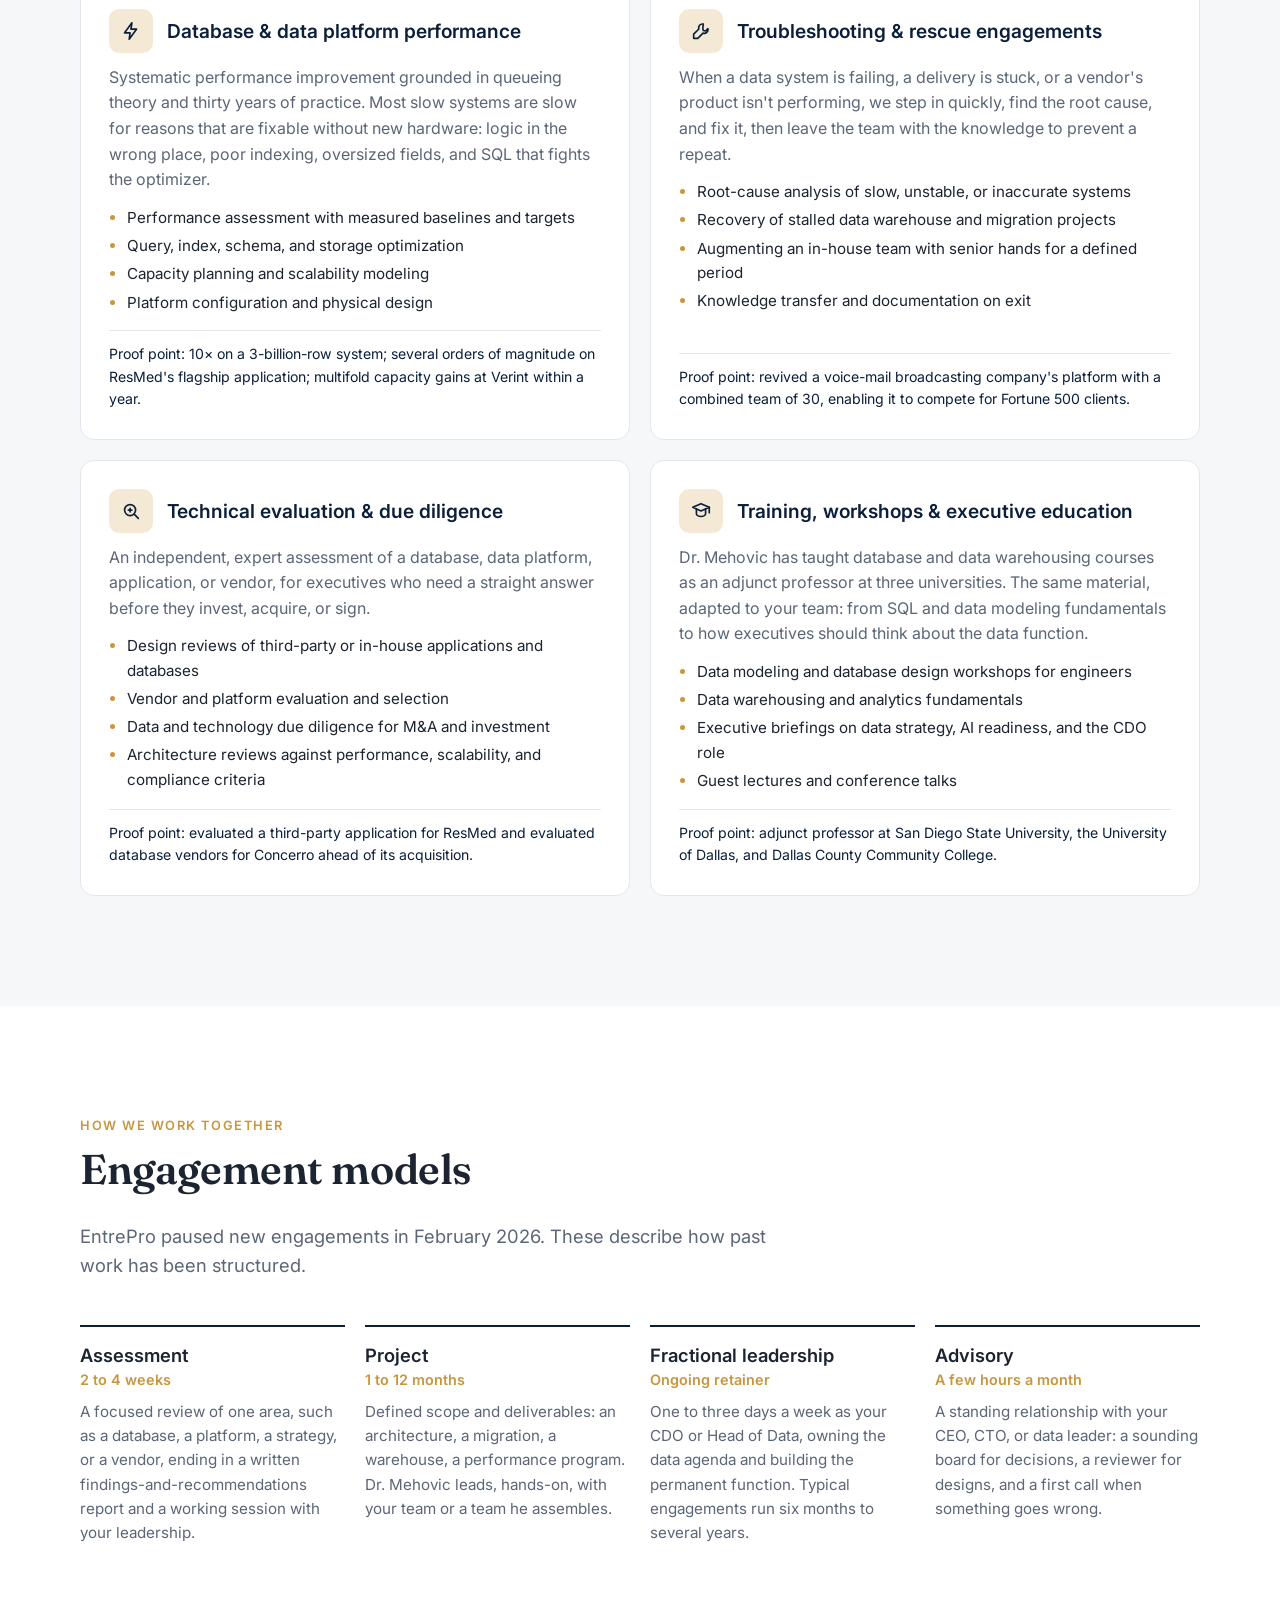
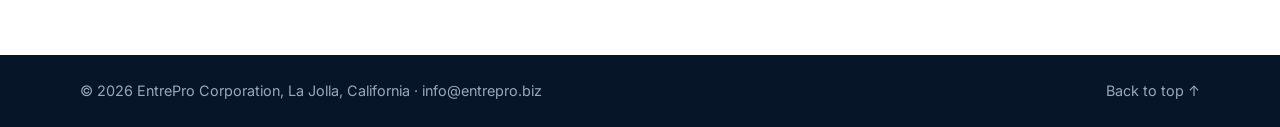
<file: services.html>
<!doctype html>
<html lang="en">
<head>
  <meta charset="utf-8">
  <meta name="viewport" content="width=device-width, initial-scale=1">
  <title>Services | EntrePro Corporation</title>
  <meta name="description" content="Fractional CDO, data strategy, enterprise data architecture, data engineering, analytics, data science and AI, governance, database performance, migration, and technical due diligence from EntrePro Corporation.">
  <link rel="canonical" href="https://entrepro.biz/services.html">
  <link rel="icon" href="assets/favicon.svg" type="image/svg+xml">
  <link rel="preconnect" href="https://fonts.googleapis.com">
  <link rel="preconnect" href="https://fonts.gstatic.com" crossorigin>
  <link href="https://fonts.googleapis.com/css2?family=Fraunces:opsz,wght@9..144,500;9..144,600&family=Inter:wght@400;500;600;700&display=swap" rel="stylesheet">
  <link rel="stylesheet" href="styles.css">
</head>
<body>
  <header class="site-header">
    <div class="container nav">
      <a href="index.html" class="brand" aria-label="EntrePro Corporation home">
        <span class="brand-mark" aria-hidden="true">E</span>
        <span>EntrePro <span class="brand-sub">Corporation</span></span>
      </a>
      <button class="nav-toggle" aria-expanded="false" aria-controls="nav-links" aria-label="Open menu">
        <span></span><span></span>
      </button>
      <nav id="nav-links" class="nav-links">
        <a href="index.html" class="tab">Home</a>
        <a href="services.html" class="tab active" aria-current="page">Services</a>
        <a href="projects.html" class="tab">Projects</a>
        <a href="publications.html" class="tab">Publications</a>
        <a href="academic.html" class="tab">Academic</a>
      </nav>
    </div>
  </header>

  <main id="top">
    <section class="page-hero">
      <div class="container hero-grid">
        <div>
        <p class="eyebrow">Services</p>
        <h1>Everything between the database and the <em>board meeting</em></h1>
        <p class="lead">EntrePro covers the full span of a company's data: strategy and leadership at the top, architecture and engineering in the middle, and the application databases and platforms underneath. The services below reflect the practice's experience. EntrePro paused new engagements in February 2026 and is not currently taking on new work.</p>
        </div>
        <figure class="hero-photo">
          <img src="assets/photos/services.jpg" alt="Colleagues working through a plan at a whiteboard" onerror="this.style.display='none'">
        </figure>
      </div>
    </section>

    <!-- ───────────── Strategy & leadership ───────────── -->
    <section class="section">
      <div class="container">
        <p class="eyebrow">Strategy &amp; leadership</p>
        <h2>Set the direction</h2>
        <div class="services">

          <article class="service" id="fractional-cdo">
            <div class="service-head">
              <div class="card-icon" aria-hidden="true"><svg viewBox="0 0 24 24"><circle cx="12" cy="7" r="3.5"/><path d="M4 21c0-4 3.6-7 8-7s8 3 8 7"/></svg></div>
              <h3>Fractional or interim Chief Data Officer</h3>
            </div>
            <p>Senior data leadership without a full-time hire. Dr. Mehovic joins your leadership team one to three days a week, owns the data agenda, and represents data at the top table, as he has done as Head of Data at SimplePractice and Druva and as CDO at Electric Cab North America.</p>
            <ul class="service-list">
              <li>Data vision, roadmap, and quarterly priorities</li>
              <li>Ownership of architecture, platform, governance, and insights</li>
              <li>Board and investor reporting on data and analytics</li>
              <li>Hiring and coaching of the permanent team, including your eventual CDO</li>
            </ul>
            <p class="service-proof">Proof point: defined the data strategy and led a 12-person team through SimplePractice's 2021 public listing.</p>
          </article>

          <article class="service" id="data-strategy">
            <div class="service-head">
              <div class="card-icon" aria-hidden="true"><svg viewBox="0 0 24 24"><path d="M4 19h16M6 15l4-4 3 3 5-6"/><path d="M18 8h-3m3 0v3"/></svg></div>
              <h3>Enterprise data strategy</h3>
            </div>
            <p>A single, prioritized strategy that spans the whole data estate: enterprise architecture, data engineering, analytics, data science and AI, and governance. It starts from your business drivers and ends with an execution roadmap, performance metrics, and a staffing plan.</p>
            <ul class="service-list">
              <li>Current-state assessment through stakeholder interviews and platform review</li>
              <li>Target architecture and operating model for the data function</li>
              <li>Evolutionary, paced roadmap with cross-functional collaboration plan</li>
              <li>Data KPIs: time to insight, coverage, adoption, integrity, user satisfaction</li>
            </ul>
            <p class="service-proof">Proof point: delivered complete data strategies at SimplePractice (400 employees) and Druva (800 employees) within the first 90 days.</p>
          </article>

          <article class="service" id="data-function">
            <div class="service-head">
              <div class="card-icon" aria-hidden="true"><svg viewBox="0 0 24 24"><circle cx="9" cy="8" r="3"/><circle cx="17" cy="10" r="2.5"/><path d="M3 20c0-3.3 2.7-6 6-6s6 2.7 6 6M14.5 20c.3-2.4 1.6-4 3.5-4 2 0 3 1.6 3 4"/></svg></div>
              <h3>Building the data function</h3>
            </div>
            <p>Design and stand up the organization that owns data: enterprise data architecture, the application database platform, governance, and insights. Covers org structure, role definitions, hiring, and the handover to a permanent leader.</p>
            <ul class="service-list">
              <li>Organization design for the data office and its four pillars</li>
              <li>Job descriptions, interview loops, and candidate evaluation</li>
              <li>Team coaching and process design: intake, prioritization, delivery</li>
              <li>Managed teams of up to 40 across the US, Canada, India, and China</li>
            </ul>
            <p class="service-proof">Proof point: reorganized HSBC Auto Finance's 40-person BI department into four groups and doubled its throughput within a year.</p>
          </article>

        </div>
      </div>
    </section>

    <!-- ───────────── Architecture & engineering ───────────── -->
    <section class="section section-alt">
      <div class="container">
        <p class="eyebrow">Architecture &amp; engineering</p>
        <h2>Build the platform</h2>
        <div class="services">

          <article class="service" id="architecture">
            <div class="service-head">
              <div class="card-icon" aria-hidden="true"><svg viewBox="0 0 24 24"><rect x="3" y="4" width="18" height="5" rx="1.5"/><rect x="3" y="11" width="18" height="5" rx="1.5"/><path d="M7 18v2h10v-2"/></svg></div>
              <h3>Enterprise data architecture &amp; data warehousing</h3>
            </div>
            <p>Design of the end-to-end data landscape: operational stores, landing and staging, central warehouse or lake, data marts, and consumption layers. Fluent in both Kimball and Inmon, on-premises and cloud.</p>
            <ul class="service-list">
              <li>Enterprise and application data models; metadata-driven design</li>
              <li>Warehouse and lakehouse design on Snowflake, BigQuery, Redshift, Athena, Databricks, or SQL Server</li>
              <li>Massively parallel and multi-tenant architectures</li>
              <li>Availability modeling and capacity planning</li>
            </ul>
            <p class="service-proof">Proof point: architected a 19-node, 2 TB massively parallel warehouse for 1,000+ users at about a quarter of the cost of a comparable state system.</p>
          </article>

          <article class="service" id="engineering">
            <div class="service-head">
              <div class="card-icon" aria-hidden="true"><svg viewBox="0 0 24 24"><path d="M4 7h7l2 3h7v9H4z"/><path d="M9 14h6M12 11v6"/></svg></div>
              <h3>Data engineering &amp; pipelines</h3>
            </div>
            <p>Reliable ingestion and transformation from every source your business runs on, with the operational discipline to keep it running: monitoring, data quality checks, change management, and archiving.</p>
            <ul class="service-list">
              <li>ETL/ELT with Airflow, dbt, Fivetran, Airbyte, Glue, SSIS, or custom code</li>
              <li>Automated code generation for repetitive pipelines and legacy formats</li>
              <li>Multi-cloud consolidation: AWS, Azure, GCP, Oracle Cloud</li>
              <li>Pipeline performance, scheduling, and cost control</li>
            </ul>
            <p class="service-proof">Proof point: consolidated usage data from four clouds, thirteen environments, and hundreds of customers into one data lake at Qubole.</p>
          </article>

          <article class="service" id="database-design">
            <div class="service-head">
              <div class="card-icon" aria-hidden="true"><svg viewBox="0 0 24 24"><ellipse cx="12" cy="6" rx="7" ry="3"/><path d="M5 6v12c0 1.7 3.1 3 7 3s7-1.3 7-3V6M5 12c0 1.7 3.1 3 7 3s7-1.3 7-3"/></svg></div>
              <h3>Application database design &amp; data-access layer</h3>
            </div>
            <p>The database under your product determines how fast you can build, how well it performs, and how clean your analytics will be. We design it properly, with a database-centric, metadata-driven approach that keeps logic where it belongs.</p>
            <ul class="service-list">
              <li>Logical and physical modeling; naming, integrity, and logic placement standards</li>
              <li>Multi-tenant designs with strict per-customer data isolation</li>
              <li>Data-access layer design (ADO.NET, ORMs, stored procedures)</li>
              <li>Vendor and platform selection: PostgreSQL, MySQL, SQL Server, Oracle, DB2, Aurora</li>
            </ul>
            <p class="service-proof">Proof point: designed the multi-tenant database and data layer for Verint's workforce-forecasting product used by major banks.</p>
          </article>

          <article class="service" id="migration">
            <div class="service-head">
              <div class="card-icon" aria-hidden="true"><svg viewBox="0 0 24 24"><path d="M4 12h12M12 6l6 6-6 6"/><path d="M4 5v14"/></svg></div>
              <h3>Data migration, integration &amp; MDM</h3>
            </div>
            <p>Architecture and program leadership for moving data between systems and keeping it consistent afterward, whether the cause is a new platform, an acquisition, or a legacy retirement.</p>
            <ul class="service-list">
              <li>Migration architecture, sequencing, and cut-over planning</li>
              <li>Master data management for customer, product, pricing, and asset domains</li>
              <li>Enterprise integration over bus or middleware architectures</li>
              <li>Post-acquisition consolidation of disparate systems and stacks</li>
            </ul>
            <p class="service-proof">Proof point: led a 30-person team through Equinix's migration across tens of enterprise applications, including MDM and real-time integration.</p>
          </article>

        </div>
      </div>
    </section>

    <!-- ───────────── Analytics, AI & governance ───────────── -->
    <section class="section">
      <div class="container">
        <p class="eyebrow">Analytics, AI &amp; governance</p>
        <h2>Turn data into decisions</h2>
        <div class="services">

          <article class="service" id="analytics">
            <div class="service-head">
              <div class="card-icon" aria-hidden="true"><svg viewBox="0 0 24 24"><rect x="3" y="4" width="18" height="14" rx="2"/><path d="M7 14l3-3 2 2 4-5"/><path d="M9 21h6"/></svg></div>
              <h3>Business intelligence &amp; executive analytics</h3>
            </div>
            <p>Reporting that leadership trusts and actually uses: certified metrics, automated dashboards, and the processes that keep them accurate. For every function, from finance and billing to product, sales, and risk.</p>
            <ul class="service-list">
              <li>Executive and investor dashboards; automated board packs</li>
              <li>KPI definition, single source of truth, and metric certification</li>
              <li>Looker, Tableau, Power BI, Sigma, Cognos, MicroStrategy</li>
              <li>Self-serve and in-product analytics for your customers</li>
            </ul>
            <p class="service-proof">Proof point: built the automated executive dashboard at Overjet and real-time fraud and risk reporting at SimplePractice.</p>
          </article>

          <article class="service" id="data-science">
            <div class="service-head">
              <div class="card-icon" aria-hidden="true"><svg viewBox="0 0 24 24"><circle cx="12" cy="12" r="3"/><path d="M12 3v3M12 18v3M3 12h3M18 12h3M5.6 5.6l2.1 2.1M16.3 16.3l2.1 2.1M5.6 18.4l2.1-2.1M16.3 7.7l2.1-2.1"/></svg></div>
              <h3>Data science, machine learning &amp; AI readiness</h3>
            </div>
            <p>Practical applied modeling grounded in statistics and performance theory, plus the data foundation that AI initiatives need before they can succeed: clean, well-modeled, governed data.</p>
            <ul class="service-list">
              <li>Predictive models, anomaly detection, and recommendation logic</li>
              <li>Record linkage and entity resolution for deduplication and matching</li>
              <li>Benchmarking and simulation of system performance</li>
              <li>AI-readiness assessment of your data estate</li>
            </ul>
            <p class="service-proof">Proof point: a record-matching engine three times more accurate than the leading commercial tool; a patented recommendation system at Facebook.</p>
          </article>

          <article class="service" id="governance">
            <div class="service-head">
              <div class="card-icon" aria-hidden="true"><svg viewBox="0 0 24 24"><path d="M12 3l8 3v6c0 5-3.5 8-8 9-4.5-1-8-4-8-9V6z"/><path d="M9 12l2 2 4-4"/></svg></div>
              <h3>Data governance, quality &amp; protection</h3>
            </div>
            <p>The disciplines that make data trustworthy: stewardship, quality measurement, access control, and protection of sensitive information, designed to fit the organization rather than slow it down.</p>
            <ul class="service-list">
              <li>Data stewardship model and operating procedures</li>
              <li>Data quality programs and information-integrity KPIs</li>
              <li>HIPAA, PII, and PHI protection; access controls; disaster recovery</li>
              <li>Tooling such as QualityStage, Informatica, or Atlan where it adds value</li>
            </ul>
            <p class="service-proof">Proof point: set up a dedicated Data Quality group at HSBC Auto Finance and governed PHI across clinical SaaS products.</p>
          </article>

        </div>
      </div>
    </section>

    <!-- ───────────── Performance & troubleshooting ───────────── -->
    <section class="section section-alt">
      <div class="container">
        <p class="eyebrow">Performance &amp; troubleshooting</p>
        <h2>Make it fast and keep it running</h2>
        <div class="services">

          <article class="service" id="performance">
            <div class="service-head">
              <div class="card-icon" aria-hidden="true"><svg viewBox="0 0 24 24"><path d="M13 3 5 14h6l-1 7 8-11h-6z"/></svg></div>
              <h3>Database &amp; data platform performance</h3>
            </div>
            <p>Systematic performance improvement grounded in queueing theory and thirty years of practice. Most slow systems are slow for reasons that are fixable without new hardware: logic in the wrong place, poor indexing, oversized fields, and SQL that fights the optimizer.</p>
            <ul class="service-list">
              <li>Performance assessment with measured baselines and targets</li>
              <li>Query, index, schema, and storage optimization</li>
              <li>Capacity planning and scalability modeling</li>
              <li>Platform configuration and physical design</li>
            </ul>
            <p class="service-proof">Proof point: 10× on a 3-billion-row system; several orders of magnitude on ResMed's flagship application; multifold capacity gains at Verint within a year.</p>
          </article>

          <article class="service" id="troubleshooting">
            <div class="service-head">
              <div class="card-icon" aria-hidden="true"><svg viewBox="0 0 24 24"><path d="M14.5 4.5a4 4 0 0 0-4.8 5.3L4 15.5V20h4.5l5.7-5.7a4 4 0 0 0 5.3-4.8l-2.5 2.5-2.5-.5-.5-2.5z"/></svg></div>
              <h3>Troubleshooting &amp; rescue engagements</h3>
            </div>
            <p>When a data system is failing, a delivery is stuck, or a vendor's product isn't performing, we step in quickly, find the root cause, and fix it, then leave the team with the knowledge to prevent a repeat.</p>
            <ul class="service-list">
              <li>Root-cause analysis of slow, unstable, or inaccurate systems</li>
              <li>Recovery of stalled data warehouse and migration projects</li>
              <li>Augmenting an in-house team with senior hands for a defined period</li>
              <li>Knowledge transfer and documentation on exit</li>
            </ul>
            <p class="service-proof">Proof point: revived a voice-mail broadcasting company's platform with a combined team of 30, enabling it to compete for Fortune 500 clients.</p>
          </article>

          <article class="service" id="due-diligence">
            <div class="service-head">
              <div class="card-icon" aria-hidden="true"><svg viewBox="0 0 24 24"><circle cx="11" cy="11" r="6"/><path d="M20 20l-4.5-4.5"/><path d="M9 11h4M11 9v4"/></svg></div>
              <h3>Technical evaluation &amp; due diligence</h3>
            </div>
            <p>An independent, expert assessment of a database, data platform, application, or vendor, for executives who need a straight answer before they invest, acquire, or sign.</p>
            <ul class="service-list">
              <li>Design reviews of third-party or in-house applications and databases</li>
              <li>Vendor and platform evaluation and selection</li>
              <li>Data and technology due diligence for M&amp;A and investment</li>
              <li>Architecture reviews against performance, scalability, and compliance criteria</li>
            </ul>
            <p class="service-proof">Proof point: evaluated a third-party application for ResMed and evaluated database vendors for Concerro ahead of its acquisition.</p>
          </article>

          <article class="service" id="training">
            <div class="service-head">
              <div class="card-icon" aria-hidden="true"><svg viewBox="0 0 24 24"><path d="M3 8l9-4 9 4-9 4z"/><path d="M7 10v5c0 1.5 2.2 3 5 3s5-1.5 5-3v-5"/><path d="M21 8v6"/></svg></div>
              <h3>Training, workshops &amp; executive education</h3>
            </div>
            <p>Dr. Mehovic has taught database and data warehousing courses as an adjunct professor at three universities. The same material, adapted to your team: from SQL and data modeling fundamentals to how executives should think about the data function.</p>
            <ul class="service-list">
              <li>Data modeling and database design workshops for engineers</li>
              <li>Data warehousing and analytics fundamentals</li>
              <li>Executive briefings on data strategy, AI readiness, and the CDO role</li>
              <li>Guest lectures and conference talks</li>
            </ul>
            <p class="service-proof">Proof point: adjunct professor at San Diego State University, the University of Dallas, and Dallas County Community College.</p>
          </article>

        </div>
      </div>
    </section>

    <!-- ───────────── Engagement models ───────────── -->
    <section class="section">
      <div class="container">
        <p class="eyebrow">How we work together</p>
        <h2>Engagement models</h2>
        <p class="lead section-lead">EntrePro paused new engagements in February 2026. These describe how past work has been structured.</p>
        <div class="models">
          <article class="model">
            <h3>Assessment</h3>
            <p class="model-term">2 to 4 weeks</p>
            <p>A focused review of one area, such as a database, a platform, a strategy, or a vendor, ending in a written findings-and-recommendations report and a working session with your leadership.</p>
          </article>
          <article class="model">
            <h3>Project</h3>
            <p class="model-term">1 to 12 months</p>
            <p>Defined scope and deliverables: an architecture, a migration, a warehouse, a performance program. Dr. Mehovic leads, hands-on, with your team or a team he assembles.</p>
          </article>
          <article class="model">
            <h3>Fractional leadership</h3>
            <p class="model-term">Ongoing retainer</p>
            <p>One to three days a week as your CDO or Head of Data, owning the data agenda and building the permanent function. Typical engagements run six months to several years.</p>
          </article>
          <article class="model">
            <h3>Advisory</h3>
            <p class="model-term">A few hours a month</p>
            <p>A standing relationship with your CEO, CTO, or data leader: a sounding board for decisions, a reviewer for designs, and a first call when something goes wrong.</p>
          </article>
        </div>
      </div>
    </section>

  </main>

  <footer class="site-footer">
    <div class="container footer-inner">
      <span>&copy; <span id="year">2026</span> EntrePro Corporation, La Jolla, California &middot; <a href="mailto:info@entrepro.biz">info@entrepro.biz</a></span>
      <a href="#top">Back to top &uarr;</a>
    </div>
  </footer>

  <script src="script.js"></script>
</body>
</html>
</file>
<file: styles.css>
:root {
  --navy: #0b1f3a;
  --navy-2: #13294b;
  --gold: #c8963e;
  --gold-soft: #f4e9d5;
  --ink: #1b2430;
  --muted: #5b6676;
  --line: #e3e7ed;
  --bg: #ffffff;
  --bg-alt: #f6f7f9;
  --radius: 14px;
  --serif: "Fraunces", Georgia, serif;
  --sans: "Inter", system-ui, -apple-system, "Segoe UI", sans-serif;
}

*, *::before, *::after { box-sizing: border-box; }
html { scroll-behavior: smooth; scroll-padding-top: 76px; }
body { margin: 0; font-family: var(--sans); color: var(--ink); background: var(--bg); line-height: 1.6; -webkit-font-smoothing: antialiased; }
img, svg { display: block; }
a { color: inherit; }
h1, h2, h3 { line-height: 1.15; margin: 0 0 .5em; }
h1, h2 { font-family: var(--serif); font-weight: 600; letter-spacing: -.01em; }
h1 { font-size: clamp(2.3rem, 5.5vw, 3.8rem); }
h2 { font-size: clamp(1.8rem, 3.6vw, 2.6rem); margin-bottom: 1.2em; }
h3 { font-size: 1.15rem; font-weight: 600; }
p { margin: 0 0 1em; }

.container { width: min(1120px, 100% - 32px); margin-inline: auto; }
.eyebrow { font-size: .8rem; font-weight: 600; letter-spacing: .12em; text-transform: uppercase; color: var(--gold); margin-bottom: .8em; }
.lead { font-size: 1.15rem; color: var(--muted); max-width: 38em; }

.btn { display: inline-block; padding: .85em 1.5em; border-radius: 999px; background: var(--gold); color: #fff; font-weight: 600; text-decoration: none; border: 2px solid var(--gold); cursor: pointer; font: inherit; font-weight: 600; transition: transform .15s, background .15s; }
.btn:hover { background: #b5852f; border-color: #b5852f; transform: translateY(-1px); }
.btn-ghost { background: transparent; color: var(--navy); border-color: var(--navy); }
.btn-ghost:hover { background: var(--navy); color: #fff; border-color: var(--navy); }
.btn-small { padding: .5em 1.1em; font-size: .95rem; }

/* Header */
.site-header { position: sticky; top: 0; z-index: 10; background: rgba(255,255,255,.92); backdrop-filter: blur(8px); border-bottom: 1px solid var(--line); }
.nav { display: flex; align-items: center; justify-content: space-between; height: 68px; }
.brand { display: flex; align-items: center; gap: .6em; text-decoration: none; font-weight: 600; font-size: 1.1rem; color: var(--navy); }
.brand-mark { display: grid; place-items: center; width: 36px; height: 36px; border-radius: 9px; background: var(--navy); color: var(--gold); font-family: var(--serif); font-size: 1.3rem; }
.brand-sub { font-weight: 400; color: var(--muted); }
.nav-links { display: flex; align-items: center; gap: 1.8em; }
.nav-links a:not(.btn) { text-decoration: none; color: var(--muted); font-weight: 500; }
.nav-links a:not(.btn):hover { color: var(--navy); }
.nav-toggle { display: none; background: none; border: 0; width: 40px; height: 40px; cursor: pointer; padding: 8px; }
.nav-toggle span { display: block; height: 2px; background: var(--navy); margin: 6px 0; transition: transform .2s; }

/* Hero */
.hero { padding: clamp(64px, 10vw, 120px) 0; background: radial-gradient(circle at 85% 20%, var(--gold-soft), transparent 45%), var(--bg); }
.hero-grid { display: grid; grid-template-columns: 1.4fr 1fr; gap: 56px; align-items: center; }
.hero h1 { color: var(--navy); }
.hero h1 em { font-style: italic; color: var(--gold); }
.hero-actions { display: flex; flex-wrap: wrap; gap: 12px; margin-top: 2em; }
.hero-card { background: var(--navy); color: #fff; border-radius: var(--radius); padding: 32px; box-shadow: 0 24px 60px -24px rgba(11,31,58,.45); }
.hero-card-title { font-family: var(--serif); font-size: 1.3rem; margin-bottom: 1em; }
.checklist { list-style: none; padding: 0; margin: 0; display: grid; gap: .9em; }
.checklist li { position: relative; padding-left: 1.8em; color: #d7deea; }
.checklist li::before { content: "\2713"; position: absolute; left: 0; top: .1em; width: 1.25em; height: 1.25em; border-radius: 50%; background: var(--gold); color: var(--navy); font-size: .8rem; font-weight: 700; display: grid; place-items: center; }

/* Sections */
.section { padding: clamp(64px, 9vw, 110px) 0; }
.section-alt { background: var(--bg-alt); }
.section-dark { background: var(--navy); color: #fff; }
.section-dark .lead { color: #c3cddc; }

.cards { display: grid; grid-template-columns: repeat(3, 1fr); gap: 20px; }
.card { background: #fff; border: 1px solid var(--line); border-radius: var(--radius); padding: 28px; transition: transform .2s, box-shadow .2s, border-color .2s; }
.card:hover { transform: translateY(-3px); box-shadow: 0 16px 40px -20px rgba(11,31,58,.3); border-color: transparent; }
.card p { color: var(--muted); margin: 0; }
.card-icon { width: 44px; height: 44px; border-radius: 10px; background: var(--gold-soft); display: grid; place-items: center; margin-bottom: 18px; }
.card-icon svg { width: 22px; height: 22px; fill: none; stroke: var(--navy); stroke-width: 1.8; stroke-linecap: round; stroke-linejoin: round; }

.steps { list-style: none; padding: 0; margin: 0; display: grid; grid-template-columns: repeat(4, 1fr); gap: 28px; counter-reset: step; }
.steps li { border-top: 2px solid var(--navy); padding-top: 20px; }
.steps p { color: var(--muted); margin: 0; }
.step-num { display: block; font-family: var(--serif); font-size: 2rem; color: var(--gold); margin-bottom: .3em; }

.about-grid { display: grid; grid-template-columns: 1fr 1.3fr; gap: 56px; }
.about-copy p { color: var(--muted); font-size: 1.05rem; }
blockquote { margin: 1.8em 0 0; padding: 1em 0 1em 1.4em; border-left: 3px solid var(--gold); font-family: var(--serif); font-size: 1.35rem; color: var(--navy); }

/* Contact */
.contact-grid { display: grid; grid-template-columns: 1fr 1fr; gap: 56px; align-items: start; }
.contact-list { list-style: none; padding: 0; margin: 2em 0 0; display: grid; gap: 1em; }
.contact-list li { display: flex; flex-direction: column; }
.contact-list span { font-size: .8rem; text-transform: uppercase; letter-spacing: .1em; color: var(--gold); }
.contact-list a { color: #fff; text-decoration: none; font-size: 1.1rem; }
.contact-list a:hover { text-decoration: underline; }
.contact-form { background: #fff; color: var(--ink); border-radius: var(--radius); padding: 32px; display: grid; gap: 16px; }
.contact-form label { display: grid; gap: 6px; font-size: .9rem; font-weight: 500; }
.contact-form input, .contact-form textarea { font: inherit; padding: .7em .9em; border: 1px solid var(--line); border-radius: 8px; background: var(--bg-alt); color: var(--ink); resize: vertical; }
.contact-form input:focus, .contact-form textarea:focus { outline: 2px solid var(--gold); outline-offset: 1px; background: #fff; }
.contact-form .hp { position: absolute; left: -9999px; }
.contact-form .btn { justify-self: start; }

.site-footer { background: #071528; color: #9aa7ba; font-size: .9rem; padding: 24px 0; }
.footer-inner { display: flex; justify-content: space-between; flex-wrap: wrap; gap: 12px; }
.footer-inner a { text-decoration: none; color: inherit; }
.footer-inner a:hover { color: #fff; }

/* Responsive */
@media (max-width: 960px) {
  .hero-grid, .about-grid, .contact-grid { grid-template-columns: 1fr; gap: 40px; }
  .cards { grid-template-columns: repeat(2, 1fr); }
  .steps { grid-template-columns: repeat(2, 1fr); }
}
@media (max-width: 720px) {
  .nav-toggle { display: block; }
  .nav-links { position: absolute; top: 68px; left: 0; right: 0; flex-direction: column; align-items: stretch; gap: 0; background: #fff; border-bottom: 1px solid var(--line); padding: 8px 16px 20px; display: none; }
  .nav-links.open { display: flex; }
  .nav-links a:not(.btn) { padding: 12px 0; border-bottom: 1px solid var(--line); }
  .nav-links .btn { margin-top: 14px; text-align: center; }
  .nav-toggle[aria-expanded="true"] span:first-child { transform: translateY(4px) rotate(45deg); }
  .nav-toggle[aria-expanded="true"] span:last-child { transform: translateY(-4px) rotate(-45deg); }
  .brand-sub { display: none; }
  .cards, .steps { grid-template-columns: 1fr; }
  .hero-card, .contact-form { padding: 24px; }
}
@media (prefers-reduced-motion: reduce) {
  html { scroll-behavior: auto; }
  * { transition: none !important; }
}

/* ── Additions for the full consulting site ── */
h2 em { font-style: italic; color: var(--gold); }
.section-lead { margin-top: -1.2em; margin-bottom: 2.4em; }

/* Hero stats card */
.hero-card { position: relative; overflow: hidden; }
.hero-bg { position: absolute; inset: 0; width: 100%; height: 100%; opacity: .9; }
.stats { position: relative; display: grid; grid-template-columns: 1fr 1fr; gap: 22px 18px; }
.stat { display: flex; flex-direction: column; }
.stat-num { font-family: var(--serif); font-size: 2.4rem; line-height: 1; color: var(--gold); }
.stat-num sup { font-size: .5em; vertical-align: top; }
.stat-label { font-size: .85rem; color: #c3cddc; margin-top: 6px; }

/* Trust strip */
.trust { border-top: 1px solid var(--line); border-bottom: 1px solid var(--line); padding: 26px 0; background: var(--bg); }
.trust-title { text-align: center; font-size: .75rem; letter-spacing: .14em; text-transform: uppercase; color: var(--muted); margin: 0 0 14px; }
.trust-list { list-style: none; margin: 0; padding: 0; display: flex; flex-wrap: wrap; justify-content: center; gap: 10px 28px; }
.trust-list li { font-family: var(--serif); font-size: 1.15rem; color: var(--navy); opacity: .8; }

/* Approach + chain diagram */
.approach-grid { display: grid; grid-template-columns: 1.2fr 1fr; gap: 56px; align-items: start; }
.steps-compact { grid-template-columns: 1fr 1fr; gap: 22px; margin-top: 1.5em; }
.steps-compact .step-num { font-size: 1.5rem; }
.steps-compact h3 { font-size: 1.05rem; }
.steps-compact p { font-size: .95rem; }
.chain { margin: 0; background: #fff; border: 1px solid var(--line); border-radius: var(--radius); padding: 18px; }
.chain svg { width: 100%; height: auto; display: block; }
.chain .node { fill: var(--bg-alt); stroke: var(--line); }
.chain .node-accent { fill: var(--navy); stroke: var(--navy); }
.chain .node-title { font-size: 14px; font-weight: 600; fill: var(--navy); }
.chain .node-sub { font-size: 11px; fill: var(--muted); }
.chain .node-accent + .node-title { fill: #fff; }
.chain .node-accent ~ .node-sub { fill: #c3cddc; }
.chain .link { stroke: var(--gold); stroke-width: 2; fill: none; }
.chain .bracket { stroke: var(--gold); stroke-width: 2; stroke-dasharray: 4 4; fill: none; }
.chain .bracket-label { font-size: 13px; letter-spacing: .08em; fill: var(--gold); font-weight: 600; }

/* Results */
.results { display: grid; grid-template-columns: repeat(3, 1fr); gap: 20px; }
.result { border: 1px solid var(--line); border-radius: var(--radius); padding: 26px; background: #fff; }
.result-num { display: block; font-family: var(--serif); font-size: 2.6rem; line-height: 1; color: var(--gold); margin-bottom: 8px; }
.result h3 { font-size: 1.05rem; color: var(--navy); }
.result p { color: var(--muted); font-size: .95rem; margin: 0; }

/* Big quote */
.quote-section { padding: clamp(48px, 7vw, 80px) 0; }
.big-quote { margin: 0; border: 0; padding: 0; max-width: 46em; margin-inline: auto; text-align: center; }
.big-quote p { font-family: var(--serif); font-size: clamp(1.3rem, 2.4vw, 1.75rem); line-height: 1.4; color: #fff; margin-bottom: 1em; }
.big-quote footer { font-size: .9rem; color: #c3cddc; }
.big-quote footer::before { content: "— "; color: var(--gold); }

/* Timeline */
.timeline { list-style: none; margin: 0; padding: 0; position: relative; border-left: 2px solid var(--line); }
.timeline li { position: relative; padding: 0 0 30px 32px; }
.timeline li::before { content: ""; position: absolute; left: -7px; top: 6px; width: 12px; height: 12px; border-radius: 50%; background: var(--gold); border: 2px solid #fff; box-shadow: 0 0 0 2px var(--gold); }
.timeline li:last-child { padding-bottom: 0; }
.tl-year { display: block; font-size: .8rem; font-weight: 600; letter-spacing: .08em; text-transform: uppercase; color: var(--gold); margin-bottom: 4px; }
.timeline h3 { font-size: 1.1rem; color: var(--navy); margin-bottom: .3em; }
.tl-role { display: block; font-weight: 400; color: var(--muted); font-size: .95rem; margin-top: 2px; }
.timeline p { color: var(--muted); margin: 0; max-width: 52em; }

/* Logo grid */
.logo-group-title { font-size: .8rem; letter-spacing: .12em; text-transform: uppercase; color: var(--muted); margin: 2.2em 0 .9em; }
.logo-group-title:first-of-type { margin-top: 0; }
.logo-grid { list-style: none; margin: 0; padding: 0; display: grid; grid-template-columns: repeat(4, 1fr); gap: 12px; }
.logo-grid li { background: #fff; border: 1px solid var(--line); border-radius: 10px; padding: 16px 18px; display: flex; flex-direction: column; justify-content: center; min-height: 74px; }
.logo-name { font-family: var(--serif); font-size: 1.1rem; color: var(--navy); line-height: 1.2; }
.logo-sub { font-size: .78rem; color: var(--muted); margin-top: 4px; }

/* Research */
.research-grid { display: grid; grid-template-columns: 1.2fr 1fr; gap: 56px; align-items: start; }
.research-grid p { color: var(--muted); }
.research-side h3 { font-size: .8rem; letter-spacing: .12em; text-transform: uppercase; color: var(--muted); margin: 0 0 .8em; }
.research-side h3 + .pub-list { margin-bottom: 2em; }
.pub-list { list-style: none; margin: 0; padding: 0; }
.pub-list li { padding: 10px 0; border-top: 1px solid var(--line); display: flex; flex-direction: column; font-weight: 500; color: var(--navy); }
.pub-list li:last-child { border-bottom: 1px solid var(--line); }
.pub-list a { color: var(--navy); text-decoration: none; }
.pub-list a:hover { color: var(--gold); }
.pub-list span { font-size: .82rem; color: var(--muted); font-weight: 400; margin-top: 2px; }
.code-compare { display: flex; align-items: stretch; gap: 14px; margin-top: 1.6em; }
.code-col { flex: 1; border: 1px solid var(--line); border-radius: 12px; padding: 18px; display: flex; flex-direction: column; background: var(--bg-alt); }
.code-col-accent { background: var(--navy); border-color: var(--navy); color: #fff; }
.code-label { font-size: .75rem; letter-spacing: .1em; text-transform: uppercase; color: var(--muted); }
.code-col-accent .code-label { color: #c3cddc; }
.code-big { font-family: var(--serif); font-size: 2.6rem; line-height: 1.1; color: var(--navy); margin-top: 6px; }
.code-col-accent .code-big { color: var(--gold); }
.code-sub { font-size: .85rem; color: var(--muted); }
.code-col-accent .code-sub { color: #c3cddc; }
.code-arrow { align-self: center; font-size: 1.6rem; color: var(--gold); }

/* About */
.about-title { color: var(--muted); font-weight: 500; }
.about-photo { display: block; width: 100%; max-width: 340px; height: auto; margin-top: 24px; border-radius: var(--radius); box-shadow: 0 24px 60px -28px rgba(11,31,58,.45); }
.facts { margin: 2em 0 0; display: grid; gap: 14px; }
.facts div { display: grid; grid-template-columns: 110px 1fr; gap: 12px; padding-top: 12px; border-top: 1px solid var(--line); }
.facts dt { font-size: .75rem; letter-spacing: .1em; text-transform: uppercase; color: var(--gold); font-weight: 600; padding-top: 3px; }
.facts dd { margin: 0; color: var(--muted); font-size: .95rem; }

.contact-list li { color: #c3cddc; }

@media (max-width: 960px) {
  .approach-grid, .research-grid { grid-template-columns: 1fr; gap: 40px; }
  .results { grid-template-columns: repeat(2, 1fr); }
  .logo-grid { grid-template-columns: repeat(3, 1fr); }
}
@media (max-width: 720px) {
  .stats-strip .stats { grid-template-columns: 1fr 1fr; }
  .results, .steps-compact { grid-template-columns: 1fr; }
  .logo-grid { grid-template-columns: repeat(2, 1fr); }
  .stats { gap: 18px 14px; }
  .stat-num { font-size: 2rem; }
  .code-compare { flex-direction: column; }
  .code-arrow { transform: rotate(90deg); }
  .facts div { grid-template-columns: 1fr; gap: 4px; }
  .trust-list { gap: 8px 18px; }
  .trust-list li { font-size: 1rem; }
}

/* ── Multi-page: tabs, image heroes, projects, publications ── */
.nav-links .tab { position: relative; padding: 22px 0; color: var(--muted); font-weight: 500; text-decoration: none; }
.nav-links .tab.active { color: var(--navy); }
.nav-links .tab.active::after { content: ""; position: absolute; left: 0; right: 0; bottom: -1px; height: 3px; background: var(--gold); border-radius: 3px 3px 0 0; }

.page-hero { padding: clamp(56px, 8vw, 96px) 0; background: radial-gradient(circle at 85% 20%, var(--gold-soft), transparent 45%), var(--bg); }
.page-hero h1 { color: var(--navy); }
.page-hero h1 em { font-style: italic; color: var(--gold); }
.hero-photo { margin: 0; aspect-ratio: 4 / 3; border-radius: var(--radius); overflow: hidden; background: linear-gradient(135deg, var(--gold-soft), #dfe6f0); box-shadow: 0 24px 60px -28px rgba(11,31,58,.45); }
.hero-photo img { width: 100%; height: 100%; object-fit: cover; }
.stats-strip { background: var(--navy); color: #fff; padding: 28px 0; }
.stats-strip .stats { grid-template-columns: repeat(4, 1fr); gap: 20px; }
.quote-section .big-quote p { color: var(--navy); }
.quote-section .big-quote footer { color: var(--muted); }

.more-link { margin-top: 2em; }
.more-link a, .text-link { color: var(--navy); font-weight: 600; text-decoration: none; border-bottom: 2px solid var(--gold); padding-bottom: 2px; }
.more-link a:hover, .text-link:hover { color: var(--gold); }

/* Projects */
.filters { display: flex; flex-wrap: wrap; gap: 8px; margin-bottom: 36px; }
.chip { font: inherit; font-size: .9rem; font-weight: 500; padding: .5em 1em; border-radius: 999px; border: 1px solid var(--line); background: #fff; color: var(--muted); cursor: pointer; }
.chip:hover { border-color: var(--navy); color: var(--navy); }
.chip.active { background: var(--navy); border-color: var(--navy); color: #fff; }
.projects { list-style: none; margin: 0; padding: 0; display: grid; gap: 20px; }
.project { display: grid; grid-template-columns: 120px 1fr; gap: 28px; background: #fff; border: 1px solid var(--line); border-radius: var(--radius); padding: 28px; }
.project.hidden { display: none; }
.project-meta { display: flex; flex-direction: column; gap: 8px; }
.project-year { font-family: var(--serif); font-size: 2rem; line-height: 1; color: var(--gold); }
.project-tag { font-size: .72rem; letter-spacing: .1em; text-transform: uppercase; color: var(--muted); font-weight: 600; }
.project-body h2 { font-size: 1.45rem; margin-bottom: .2em; }
.project-org { color: var(--muted); font-size: .92rem; margin-bottom: 1.2em; }
.project-body h3 { font-size: .78rem; letter-spacing: .12em; text-transform: uppercase; color: var(--gold); margin: 1.1em 0 .3em; }
.project-body p { color: var(--ink); margin: 0; max-width: 62em; }
.project-links { margin-top: 1em !important; font-size: .92rem; }
.project-links a { color: var(--navy); font-weight: 500; }
.project-quote { margin: 1.4em 0 0; padding: .8em 0 .8em 1.2em; border-left: 3px solid var(--gold); font-family: var(--serif); font-size: 1.1rem; color: var(--navy); }
.project-quote footer { font-family: var(--sans); font-size: .85rem; color: var(--muted); margin-top: .5em; }

.cta-band { padding: clamp(48px, 6vw, 72px) 0; }
.cta-inner { display: flex; align-items: center; justify-content: space-between; gap: 32px; flex-wrap: wrap; }
.cta-inner h2 { color: #fff; margin-bottom: .3em; }
.cta-inner .lead { margin: 0; color: #c3cddc; }

/* Publications */
.patents { display: grid; grid-template-columns: repeat(3, 1fr); gap: 20px; }
.patent { background: #fff; border: 1px solid var(--line); border-radius: var(--radius); padding: 28px; display: flex; flex-direction: column; }
.patent-num { font-family: var(--serif); font-size: 1.4rem; color: var(--gold); margin-bottom: .4em; }
.patent h3 { font-size: 1.05rem; line-height: 1.35; }
.patent-meta { font-size: .85rem; color: var(--muted); }
.patent p:not(.patent-meta) { color: var(--ink); font-size: .95rem; flex: 1; }
.patent .text-link { align-self: flex-start; font-size: .92rem; }
.era { font-size: .8rem; letter-spacing: .12em; text-transform: uppercase; color: var(--muted); margin: 2.4em 0 .8em; }
.era:first-of-type { margin-top: 0; }
.pubs { margin: 0; padding: 0; list-style: none; counter-reset: none; }
.pubs li { display: grid; grid-template-columns: 110px 1fr; gap: 6px 20px; padding: 14px 0; border-top: 1px solid var(--line); background: transparent; }
.pubs li:last-child { border-bottom: 1px solid var(--line); }
.pubs li:target { background: var(--gold-soft); outline: 8px solid var(--gold-soft); border-radius: 4px; }
.pub-type { font-size: .72rem; letter-spacing: .1em; text-transform: uppercase; color: var(--gold); font-weight: 600; padding-top: 4px; grid-row: span 2; }
.pubs strong { font-weight: 600; color: var(--navy); }
.pub-meta { font-size: .88rem; color: var(--muted); }
.pub-meta a { color: var(--navy); }

@media (max-width: 960px) { .patents { grid-template-columns: 1fr; } }
@media (max-width: 720px) {
  .nav-links .tab { padding: 12px 0; }
  .nav-links .tab.active::after { display: none; }
  .nav-links .tab.active { color: var(--gold); }
  .project { grid-template-columns: 1fr; gap: 12px; padding: 22px; }
  .project-meta { flex-direction: row; align-items: baseline; gap: 14px; }
  .project-year { font-size: 1.6rem; }
  .pubs li { grid-template-columns: 1fr; gap: 4px; }
  .pub-type { grid-row: auto; }
}

/* ── Services & Academic pages ── */
.services { display: grid; grid-template-columns: repeat(2, 1fr); gap: 20px; }
.service { background: #fff; border: 1px solid var(--line); border-radius: var(--radius); padding: 28px; display: flex; flex-direction: column; }
.service-head { display: flex; align-items: center; gap: 14px; margin-bottom: 12px; }
.service-head .card-icon { margin: 0; flex-shrink: 0; }
.service h3 { margin: 0; font-size: 1.2rem; color: var(--navy); }
.service > p { color: var(--muted); margin-bottom: .8em; }
.service-list { margin: 0 0 1em; padding-left: 1.2em; color: var(--ink); font-size: .95rem; display: grid; gap: 4px; }
.service-list li::marker { color: var(--gold); }
.service-proof { margin: auto 0 0 !important; padding-top: 12px; border-top: 1px solid var(--line); font-size: .88rem; color: var(--navy) !important; }
.models { display: grid; grid-template-columns: repeat(4, 1fr); gap: 20px; }
.model { border-top: 2px solid var(--navy); padding-top: 18px; }
.model h3 { font-size: 1.15rem; margin-bottom: .1em; }
.model-term { color: var(--gold); font-weight: 600; font-size: .9rem; margin-bottom: .6em; }
.model p:last-child { color: var(--muted); font-size: .95rem; margin: 0; }

.degrees { display: grid; grid-template-columns: repeat(3, 1fr); gap: 20px; }
.degree { background: #fff; border: 1px solid var(--line); border-radius: var(--radius); padding: 28px; }
.degree-level { font-family: var(--serif); font-size: 2rem; color: var(--gold); line-height: 1; display: block; margin-bottom: 8px; }
.degree h3 { font-size: 1.15rem; margin-bottom: .2em; }
.degree-school { color: var(--muted); font-size: .9rem; margin-bottom: 1em; }
.degree p { color: var(--ink); font-size: .95rem; }
.degree-note { color: var(--muted) !important; font-size: .85rem !important; margin: 0; }
.card-sub { color: var(--gold) !important; font-size: .85rem; font-weight: 600; margin-bottom: .6em !important; }
.talks { list-style: none; margin: 0; padding: 0; }
.talks li { display: grid; grid-template-columns: 90px 1fr; gap: 16px; padding: 14px 0; border-top: 1px solid var(--line); }
.talks li:last-child { border-bottom: 1px solid var(--line); }
.talk-year { font-family: var(--serif); font-size: 1.2rem; color: var(--gold); }
.talks strong { display: block; color: var(--navy); font-weight: 600; }
.talks span:not(.talk-year) { color: var(--muted); font-size: .92rem; }
.section-alt .timeline li::before { border-color: var(--bg-alt); }

@media (max-width: 960px) {
  .models { grid-template-columns: repeat(2, 1fr); }
  .degrees { grid-template-columns: 1fr; }
}
@media (max-width: 720px) {
  .services, .models { grid-template-columns: 1fr; }
  .talks li { grid-template-columns: 1fr; gap: 4px; }
}
</file>
